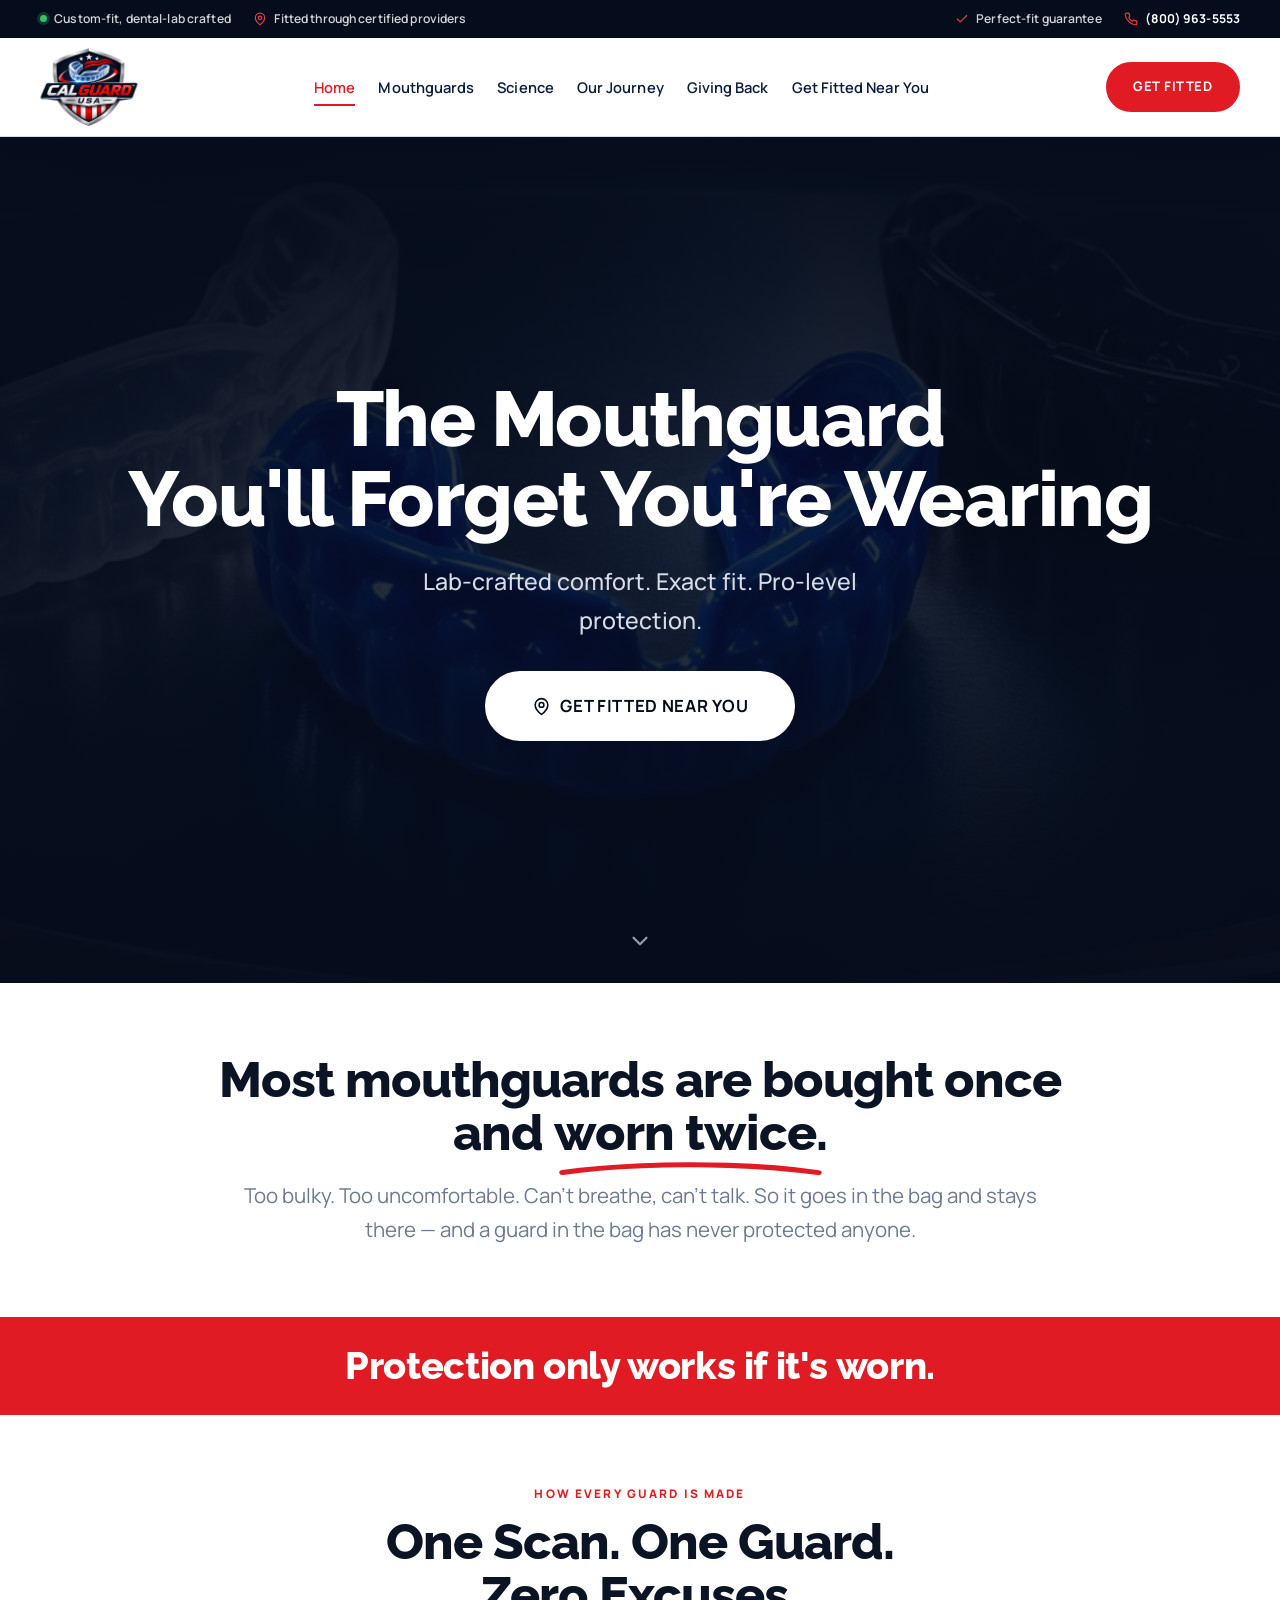
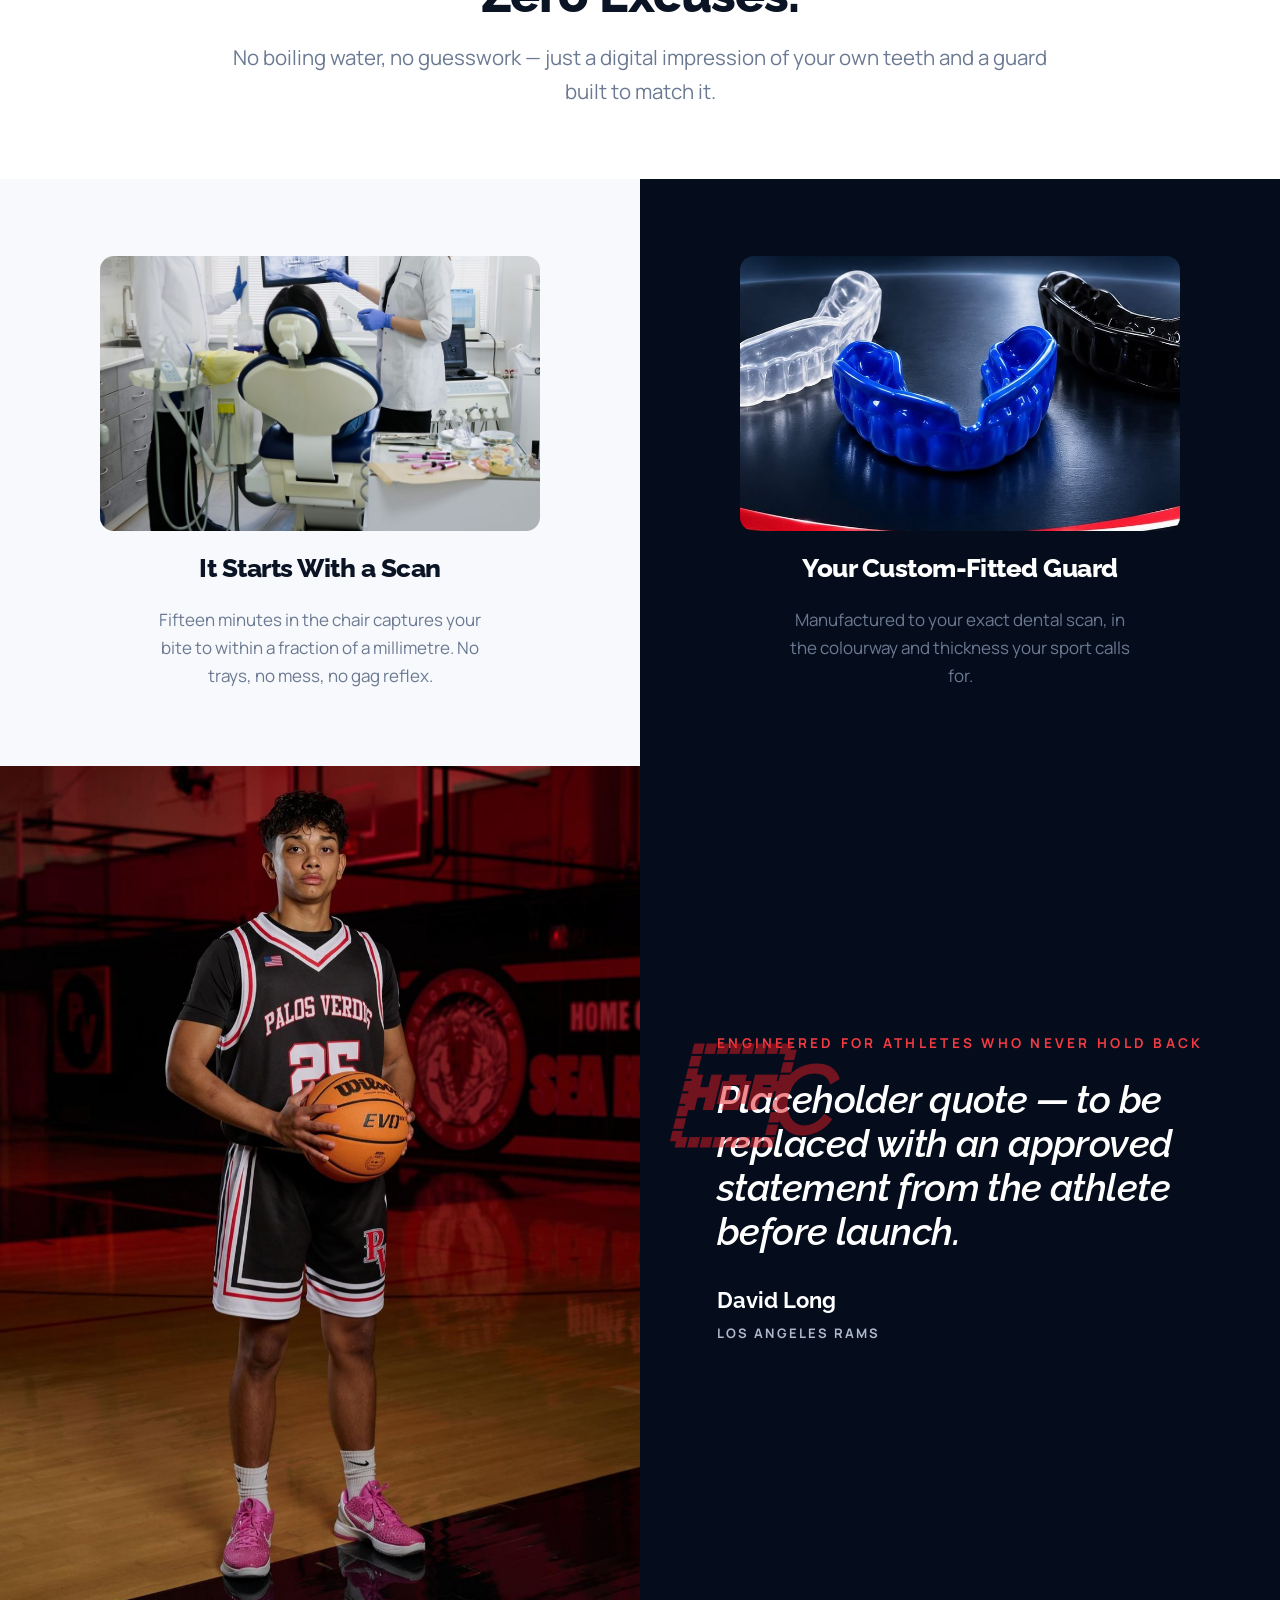
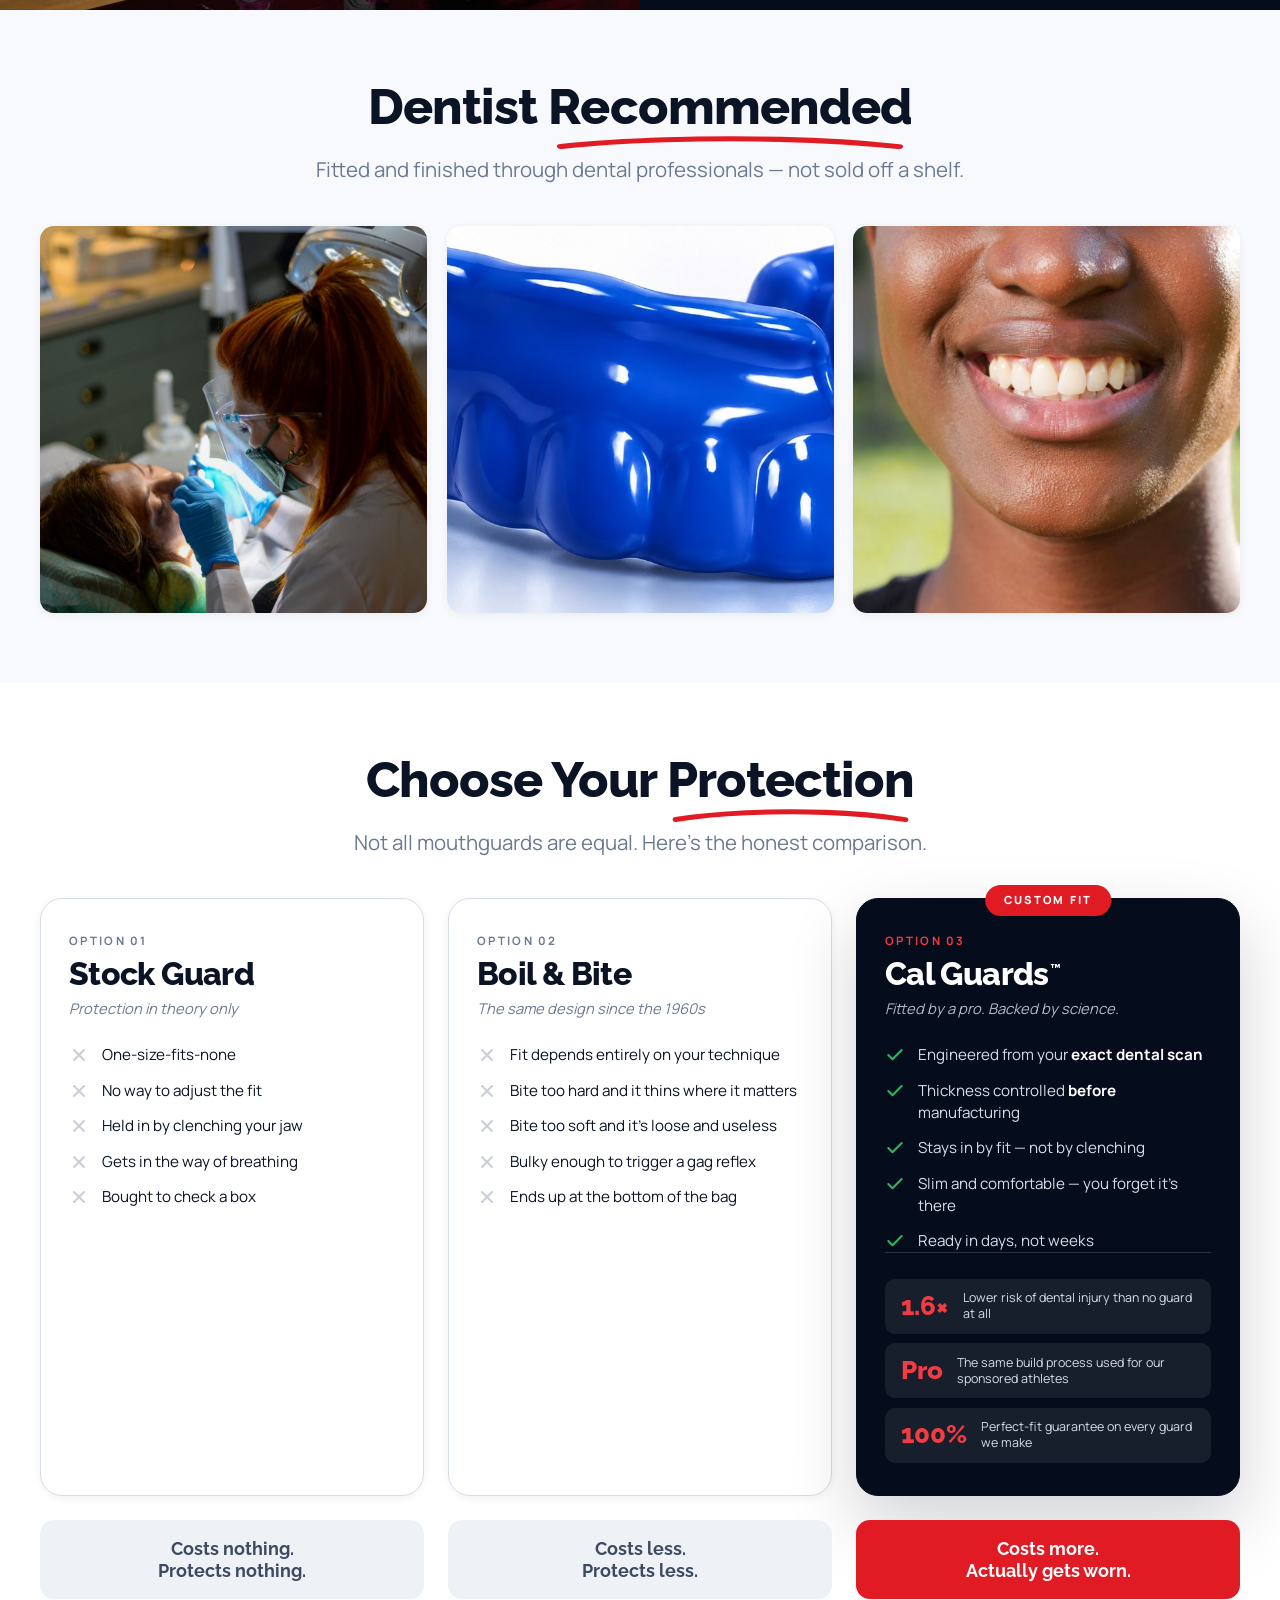
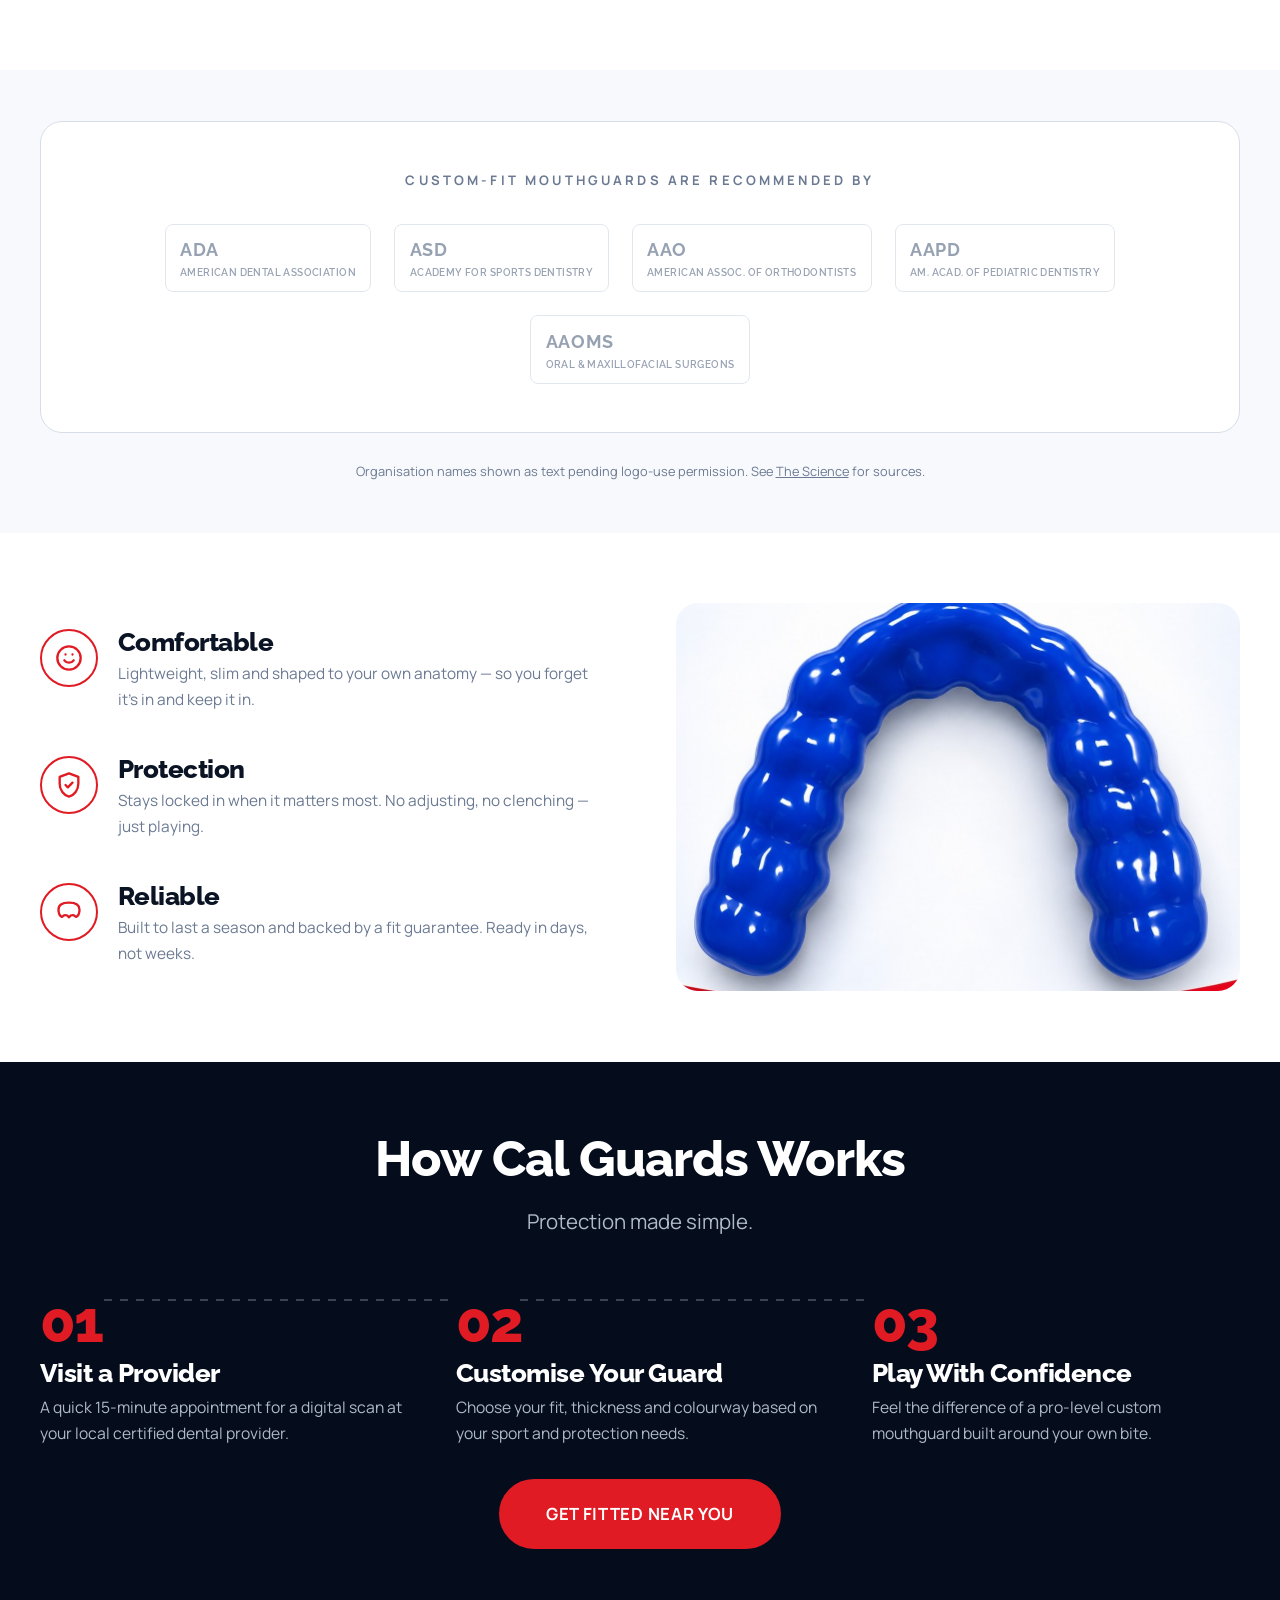
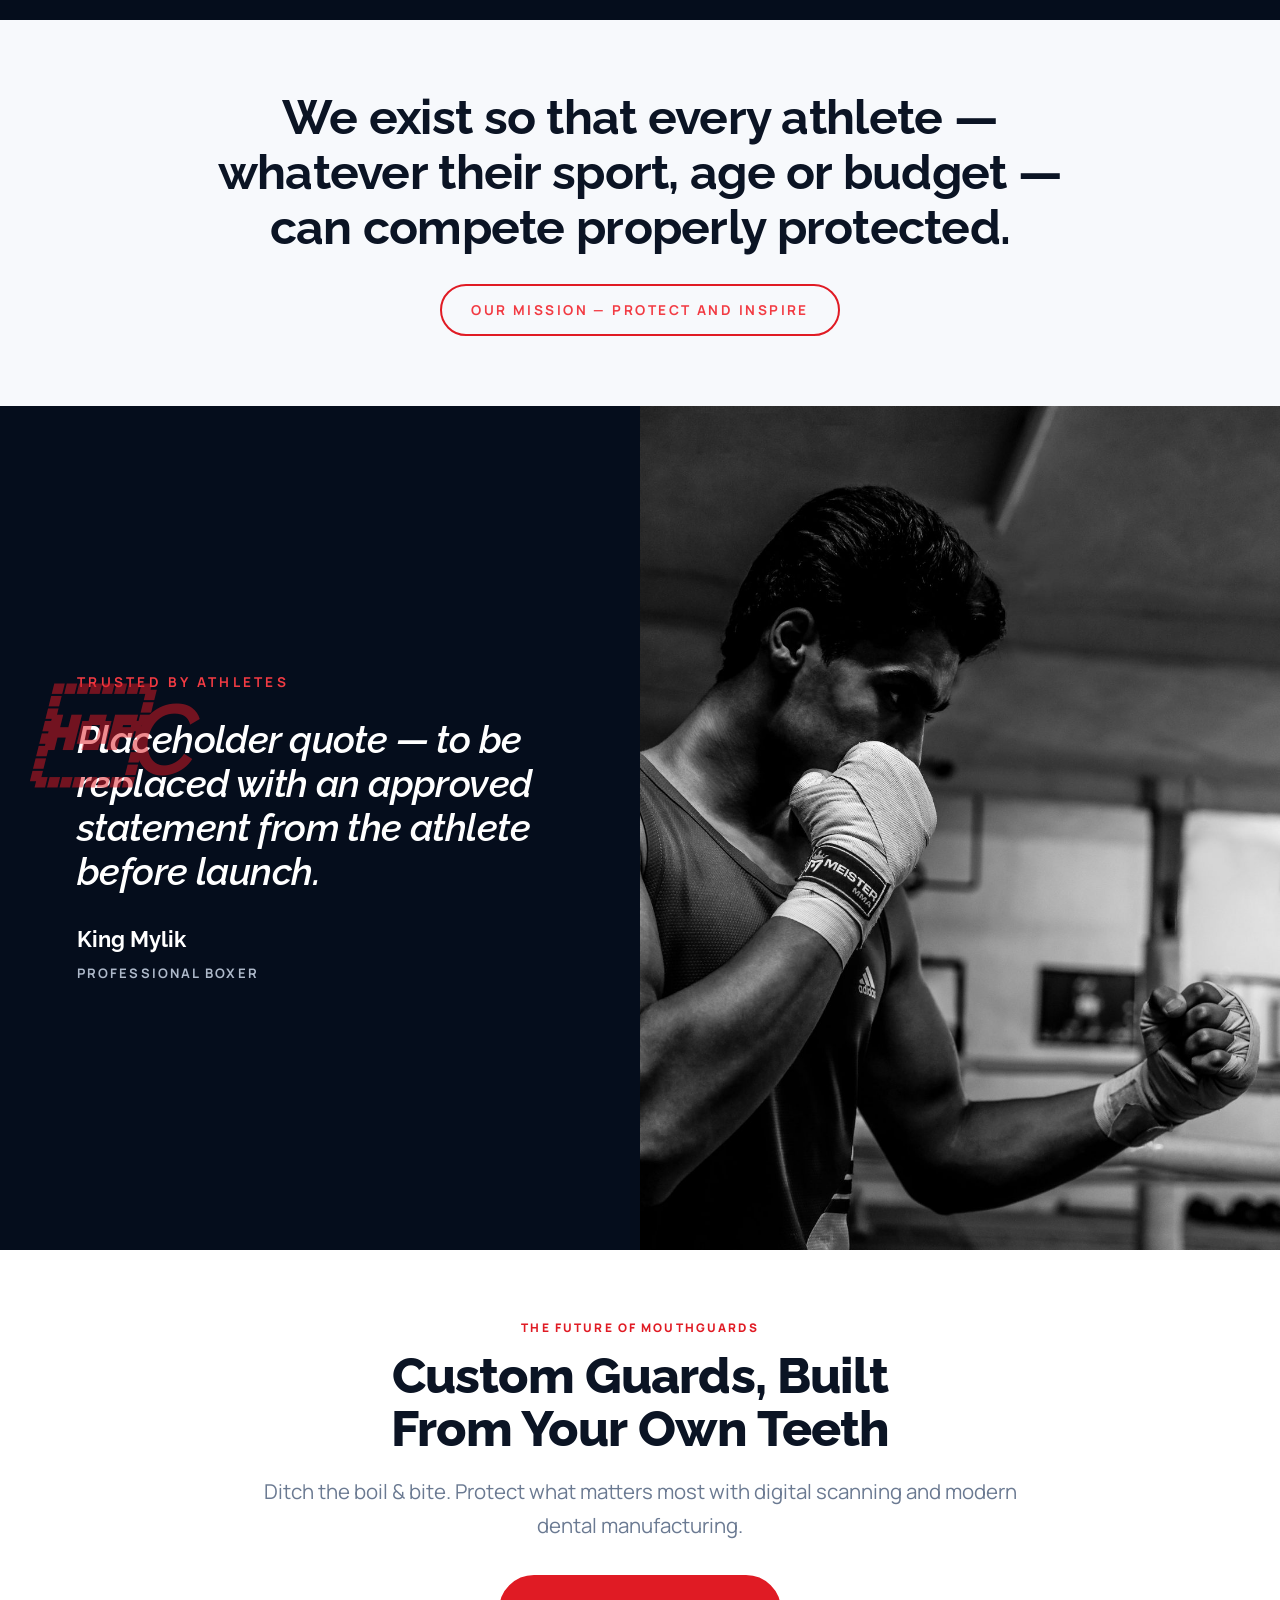
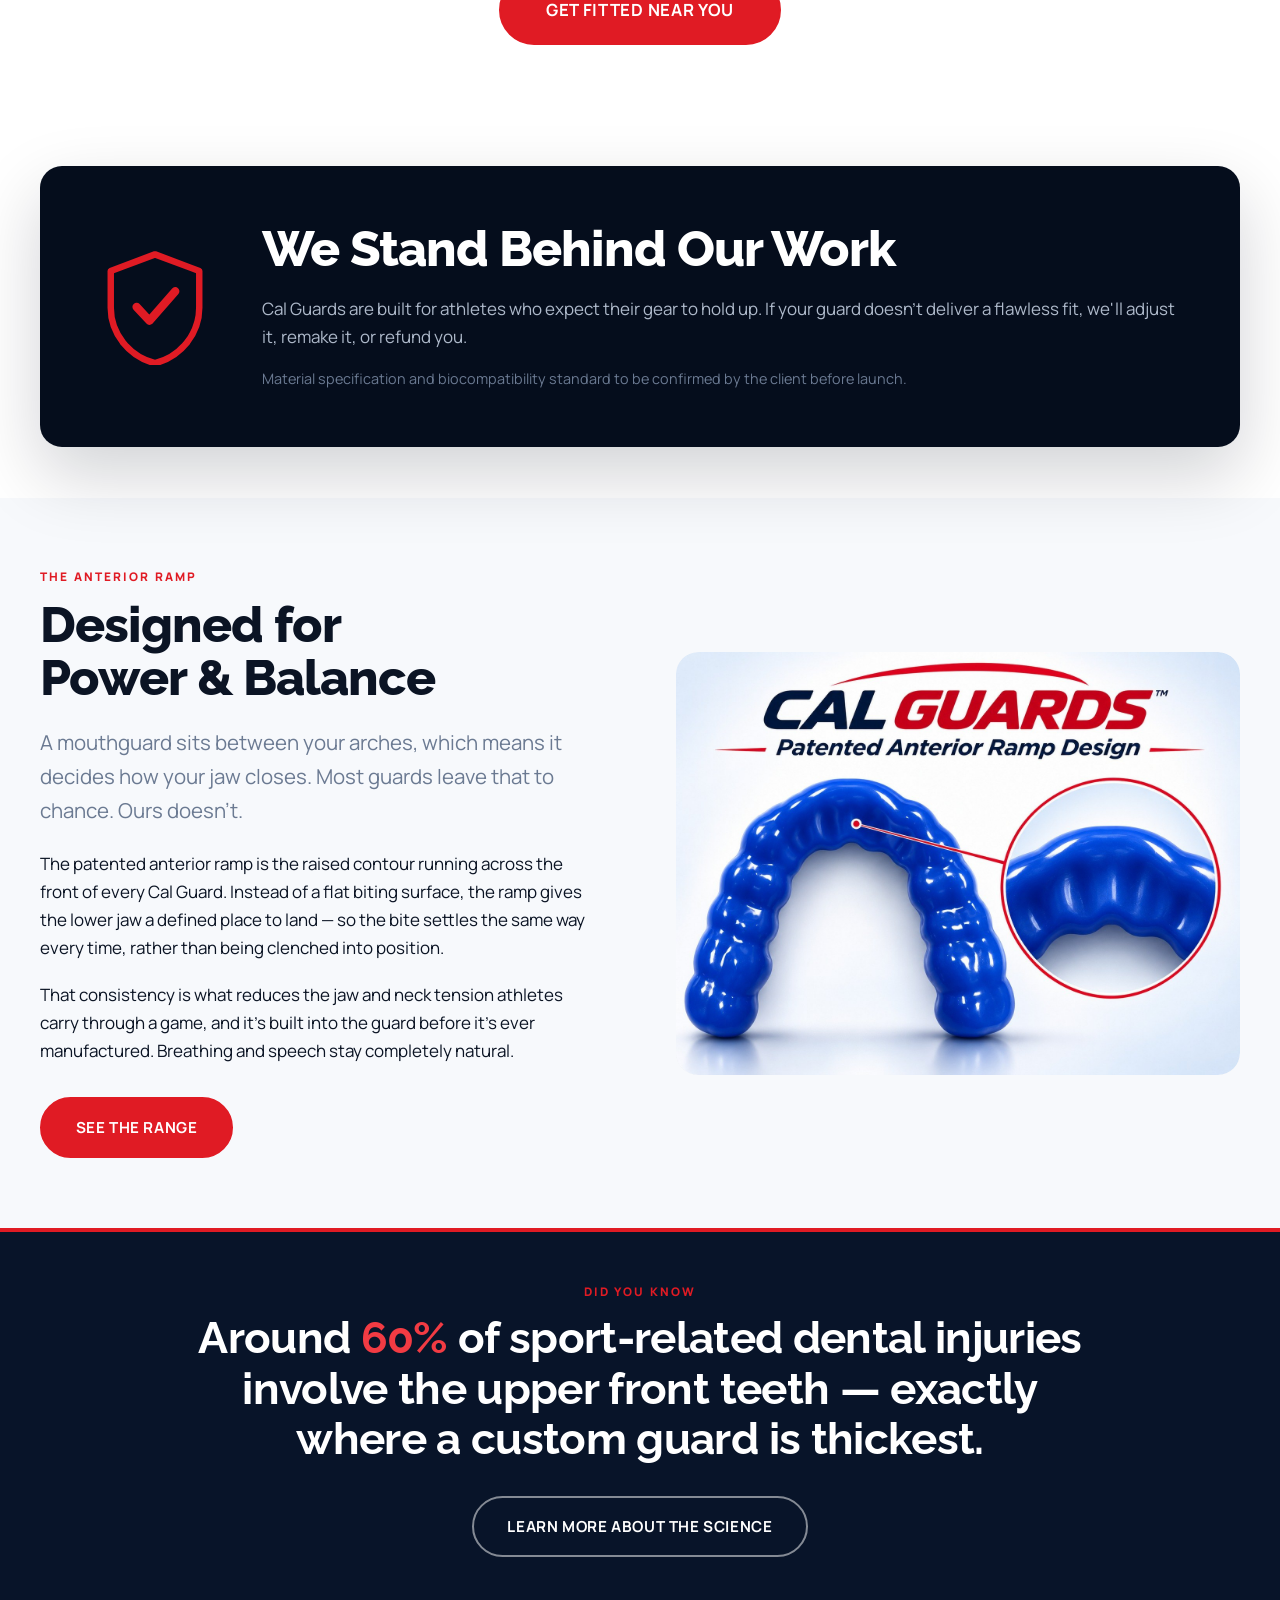
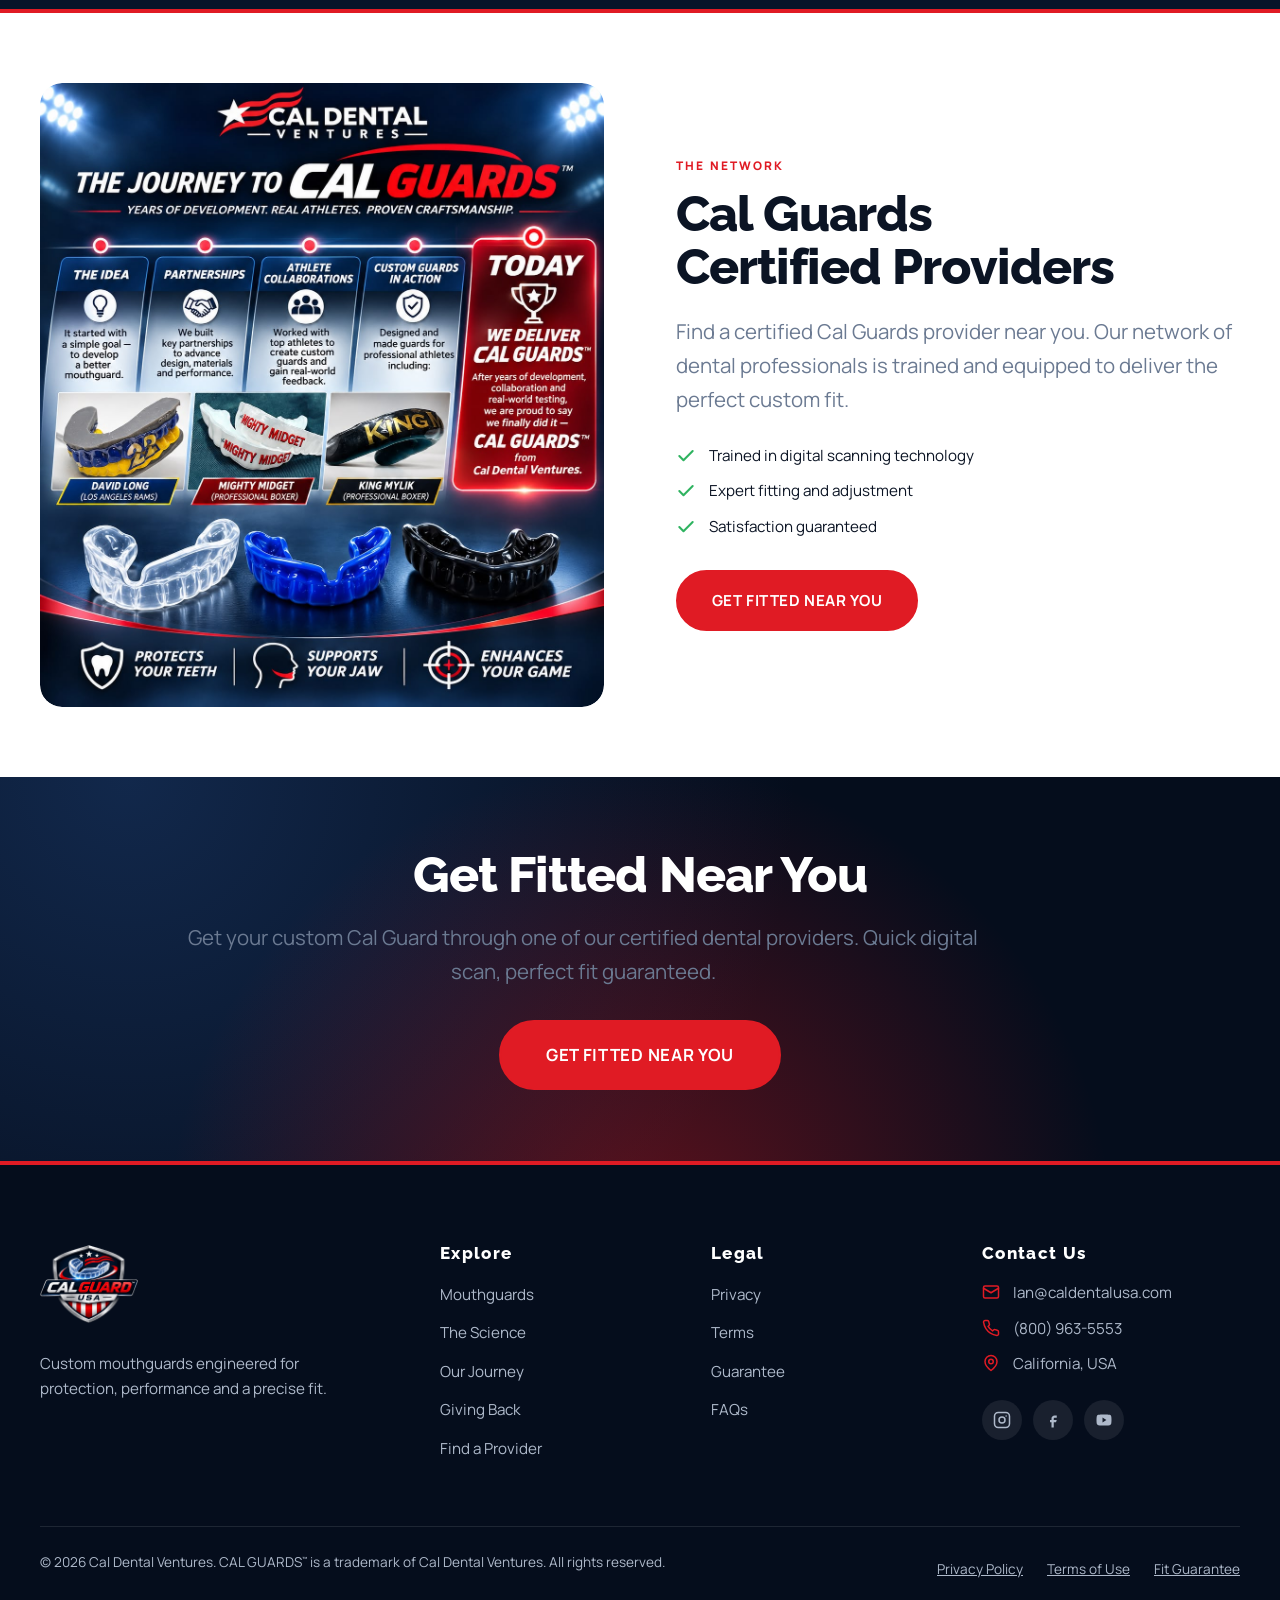
<file: index.html>
<!DOCTYPE html>
<html lang="en">
<head>
<meta charset="utf-8">
<meta name="viewport" content="width=device-width, initial-scale=1">
<title>CAL GUARDS™ | Custom Sports Mouthguards by Cal Dental Ventures</title>
<meta name="description" content="CAL GUARDS™ custom-fit sports mouthguards from Cal Dental Ventures. Protects your teeth, supports your jaw, enhances your game. Built from your exact dental scan and trusted by professional athletes.">
<link rel="canonical" href="https://caldentalguardsusa.com/">
<meta property="og:title" content="CAL GUARDS™ | Custom Sports Mouthguards">
<meta property="og:description" content="Years of development. Real athletes. Proven craftsmanship. Custom-fit mouthguards from Cal Dental Ventures.">
<meta property="og:type" content="website">
<meta property="og:url" content="https://caldentalguardsusa.com/">
<meta property="og:image" content="https://caldentalguardsusa.com/assets/img/cal-guards-hero.jpg">
<link rel="preconnect" href="https://fonts.googleapis.com">
<link rel="preconnect" href="https://fonts.gstatic.com" crossorigin>
<link href="https://fonts.googleapis.com/css2?family=Raleway:ital,wght@0,400..900;1,400..900&family=Manrope:wght@200..800&display=swap" rel="stylesheet">
<link rel="stylesheet" href="assets/css/style.css">
</head>
<body>

<!-- ============================ HEADER ============================ -->
<div class="topbar">
  <div class="wrap topbar__inner">
    <ul class="topbar__chips">
      <li><span class="dot"></span>Custom-fit, dental-lab crafted</li>
      <li><svg viewBox="0 0 24 24" fill="none" stroke="currentColor" stroke-width="2" stroke-linecap="round" stroke-linejoin="round" aria-hidden="true"><path d="M20 10c0 6-8 12-8 12s-8-6-8-12a8 8 0 0 1 16 0Z"/><circle cx="12" cy="10" r="3"/></svg>Fitted through certified providers</li>
    </ul>
    <ul class="topbar__chips topbar__chips--right">
      <li><svg viewBox="0 0 24 24" fill="none" stroke="currentColor" stroke-width="2" stroke-linecap="round" stroke-linejoin="round" aria-hidden="true"><path d="M20 6 9 17l-5-5"/></svg>Perfect-fit guarantee</li>
      <li><a href="tel:+18009635553"><svg viewBox="0 0 24 24" fill="none" stroke="currentColor" stroke-width="2" stroke-linecap="round" stroke-linejoin="round" aria-hidden="true"><path d="M22 16.9v3a2 2 0 0 1-2.2 2 19.8 19.8 0 0 1-8.6-3.1 19.5 19.5 0 0 1-6-6A19.8 19.8 0 0 1 2.1 4.2 2 2 0 0 1 4.1 2h3a2 2 0 0 1 2 1.7c.1 1 .4 1.9.7 2.8a2 2 0 0 1-.5 2.1L8.1 9.9a16 16 0 0 0 6 6l1.3-1.2a2 2 0 0 1 2.1-.5c.9.3 1.8.6 2.8.7a2 2 0 0 1 1.7 2Z"/></svg>(800) 963-5553</a></li>
    </ul>
  </div>
</div>

<header class="site-header">
  <div class="wrap nav">
    <a class="logo" href="index.html" aria-label="Cal Guard USA home">
      <img class="logo__img" src="assets/img/logo-mark.png" alt="Cal Guard USA" width="400" height="320">
    </a>

    <button class="nav__toggle" aria-expanded="false" aria-controls="primary-nav" aria-label="Toggle menu">
      <span></span><span></span><span></span>
    </button>

    <nav class="nav__links" id="primary-nav">
      <a href="index.html" aria-current="page">Home</a>
      <a href="mouthguards.html">Mouthguards</a>
      <a href="science.html">Science</a>
      <a href="journey.html">Our Journey</a>
      <a href="giving-back.html">Giving Back</a>
      <a href="providers.html">Get Fitted Near You</a>
    </nav>

    <div class="nav__cta">
      <a class="btn" href="providers.html">Get Fitted</a>
    </div>
  </div>
</header>

<main>

<!-- ======================= 1. HERO ================================ -->
<section class="hero">
  <div class="hero__media">
    <img src="assets/img/cal-guards-product.jpg" alt="CAL GUARDS custom sports mouthguards in clear, blue and black" fetchpriority="high">
  </div>

  <div class="wrap hero__inner">
    <h1>The Mouthguard<br>You'll Forget You're Wearing</h1>
    <p class="hero__sub">Lab-crafted comfort. Exact fit. Pro-level protection.</p>

    <div class="btn-row">
      <a class="btn btn--light btn--lg" href="providers.html">
        <svg viewBox="0 0 24 24" fill="none" stroke="currentColor" stroke-width="2" stroke-linecap="round" stroke-linejoin="round" aria-hidden="true" style="width:19px;height:19px"><path d="M20 10c0 6-8 12-8 12s-8-6-8-12a8 8 0 0 1 16 0Z"/><circle cx="12" cy="10" r="3"/></svg>
        Get Fitted Near You
      </a>
    </div>
  </div>

  <a class="hero__scroll" href="#problem" aria-label="Scroll to content">
    <svg viewBox="0 0 24 24" fill="none" stroke="currentColor" stroke-width="2" stroke-linecap="round" stroke-linejoin="round" aria-hidden="true"><path d="m6 9 6 6 6-6"/></svg>
  </a>
</section>

<!-- ======================= 2. THE PROBLEM ========================= -->
<section class="section center" id="problem">
  <div class="wrap wrap--narrow">
    <h2 class="reveal">Most mouthguards are bought once<br>and <span class="uline">worn twice.</span></h2>
    <p class="lede reveal" data-delay="1">Too bulky. Too uncomfortable. Can't breathe, can't talk. So it goes in the bag and stays there — and a guard in the bag has never protected anyone.</p>
  </div>
</section>

<!-- ======================= 3. ACCENT STRIP ======================== -->
<div class="strip reveal">Protection only works if it's worn.</div>

<!-- ======================= 4. WHAT SHIPS ========================== -->
<section class="section center">
  <div class="wrap wrap--narrow">
    <p class="eyebrow reveal">How every guard is made</p>
    <h2 class="reveal" data-delay="1">One Scan. One Guard.<br>Zero Excuses.</h2>
    <p class="lede reveal" data-delay="2">No boiling water, no guesswork — just a digital impression of your own teeth and a guard built to match it.</p>
  </div>
</section>

<div class="duo">
  <div class="duo__panel duo__panel--light reveal">
    <div class="duo__media">
      <img src="assets/img/clinic.jpg" alt="Two clinicians reviewing a digital dental scan on screen" loading="lazy" width="1000" height="1000">
    </div>
    <h3>It Starts With a Scan</h3>
    <p>Fifteen minutes in the chair captures your bite to within a fraction of a millimetre. No trays, no mess, no gag reflex.</p>
  </div>

  <div class="duo__panel duo__panel--dark reveal" data-delay="1">
    <div class="duo__media">
      <img src="assets/img/cal-guards-product.jpg" alt="Custom-fitted Cal Guards mouthguard" loading="lazy">
    </div>
    <h3>Your Custom-Fitted Guard</h3>
    <p>Manufactured to your exact dental scan, in the colourway and thickness your sport calls for.</p>
  </div>
</div>

<!-- ======================= 5. ATHLETE QUOTE ======================= -->
<section class="quote-band">
  <div class="quote-band__media">
    <img src="assets/img/athlete-basketball.jpg" alt="Palos Verdes basketball player holding a ball on the court" loading="lazy" width="1100" height="1450">
  </div>
  <div class="quote-band__body">
    <p class="quote-band__eyebrow reveal">Engineered for athletes who never hold back</p>
    <p class="quote-band__quote reveal" data-delay="1">Placeholder quote — to be replaced with an approved statement from the athlete before launch.</p>
    <p class="quote-band__name reveal" data-delay="2">David Long</p>
    <p class="quote-band__role reveal" data-delay="2">Los Angeles Rams</p>
  </div>
</section>

<!-- ======================= 6. DENTIST RECOMMENDED ================= -->
<section class="section section--alt center">
  <div class="wrap">
    <div class="section-head">
      <h2 class="reveal">Dentist <span class="uline">Recommended</span></h2>
      <p class="lede reveal" data-delay="1">Fitted and finished through dental professionals — not sold off a shelf.</p>
    </div>

    <div class="embed-grid">
      <img class="reveal" src="assets/img/fitting.jpg" alt="Dentist treating a patient in the chair" loading="lazy" width="1000" height="1000">
      <img class="reveal" data-delay="1" src="assets/img/guard-side.jpg" alt="Cal Guards mouthguard, upper jaw side view" loading="lazy" width="1304" height="586">
      <img class="reveal" data-delay="2" src="assets/img/smile.jpg" alt="Close-up of a healthy smile" loading="lazy" width="1000" height="1000">
    </div>
  </div>
</section>

<!-- ======================= 7. CHOOSE YOUR PROTECTION =============== -->
<section class="section">
  <div class="wrap">
    <div class="section-head center">
      <h2 class="reveal">Choose Your <span class="uline">Protection</span></h2>
      <p class="lede reveal" data-delay="1">Not all mouthguards are equal. Here's the honest comparison.</p>
    </div>

    <div class="compare">
      <article class="card reveal" data-reveal="scale">
        <p class="card__label">Option 01</p>
        <h3 class="card__title">Stock Guard</h3>
        <p class="card__sub">Protection in theory only</p>
        <ul class="check-list">
          <li><svg class="no" viewBox="0 0 24 24" fill="none" stroke="currentColor" stroke-width="2.5" stroke-linecap="round" aria-hidden="true"><path d="M18 6 6 18M6 6l12 12"/></svg><span>One-size-fits-none</span></li>
          <li><svg class="no" viewBox="0 0 24 24" fill="none" stroke="currentColor" stroke-width="2.5" stroke-linecap="round" aria-hidden="true"><path d="M18 6 6 18M6 6l12 12"/></svg><span>No way to adjust the fit</span></li>
          <li><svg class="no" viewBox="0 0 24 24" fill="none" stroke="currentColor" stroke-width="2.5" stroke-linecap="round" aria-hidden="true"><path d="M18 6 6 18M6 6l12 12"/></svg><span>Held in by clenching your jaw</span></li>
          <li><svg class="no" viewBox="0 0 24 24" fill="none" stroke="currentColor" stroke-width="2.5" stroke-linecap="round" aria-hidden="true"><path d="M18 6 6 18M6 6l12 12"/></svg><span>Gets in the way of breathing</span></li>
          <li><svg class="no" viewBox="0 0 24 24" fill="none" stroke="currentColor" stroke-width="2.5" stroke-linecap="round" aria-hidden="true"><path d="M18 6 6 18M6 6l12 12"/></svg><span>Bought to check a box</span></li>
        </ul>
      </article>

      <article class="card reveal" data-reveal="scale" data-delay="1">
        <p class="card__label">Option 02</p>
        <h3 class="card__title">Boil &amp; Bite</h3>
        <p class="card__sub">The same design since the 1960s</p>
        <ul class="check-list">
          <li><svg class="no" viewBox="0 0 24 24" fill="none" stroke="currentColor" stroke-width="2.5" stroke-linecap="round" aria-hidden="true"><path d="M18 6 6 18M6 6l12 12"/></svg><span>Fit depends entirely on your technique</span></li>
          <li><svg class="no" viewBox="0 0 24 24" fill="none" stroke="currentColor" stroke-width="2.5" stroke-linecap="round" aria-hidden="true"><path d="M18 6 6 18M6 6l12 12"/></svg><span>Bite too hard and it thins where it matters</span></li>
          <li><svg class="no" viewBox="0 0 24 24" fill="none" stroke="currentColor" stroke-width="2.5" stroke-linecap="round" aria-hidden="true"><path d="M18 6 6 18M6 6l12 12"/></svg><span>Bite too soft and it's loose and useless</span></li>
          <li><svg class="no" viewBox="0 0 24 24" fill="none" stroke="currentColor" stroke-width="2.5" stroke-linecap="round" aria-hidden="true"><path d="M18 6 6 18M6 6l12 12"/></svg><span>Bulky enough to trigger a gag reflex</span></li>
          <li><svg class="no" viewBox="0 0 24 24" fill="none" stroke="currentColor" stroke-width="2.5" stroke-linecap="round" aria-hidden="true"><path d="M18 6 6 18M6 6l12 12"/></svg><span>Ends up at the bottom of the bag</span></li>
        </ul>
      </article>

      <article class="card card--featured reveal" data-reveal="scale" data-delay="2">
        <span class="card__flag">Custom Fit</span>
        <p class="card__label">Option 03</p>
        <h3 class="card__title">Cal Guards<span class="tm">™</span></h3>
        <p class="card__sub">Fitted by a pro. Backed by science.</p>
        <ul class="check-list">
          <li><svg class="yes" viewBox="0 0 24 24" fill="none" stroke="currentColor" stroke-width="2.5" stroke-linecap="round" stroke-linejoin="round" aria-hidden="true"><path d="M20 6 9 17l-5-5"/></svg><span>Engineered from your <strong>exact dental scan</strong></span></li>
          <li><svg class="yes" viewBox="0 0 24 24" fill="none" stroke="currentColor" stroke-width="2.5" stroke-linecap="round" stroke-linejoin="round" aria-hidden="true"><path d="M20 6 9 17l-5-5"/></svg><span>Thickness controlled <strong>before</strong> manufacturing</span></li>
          <li><svg class="yes" viewBox="0 0 24 24" fill="none" stroke="currentColor" stroke-width="2.5" stroke-linecap="round" stroke-linejoin="round" aria-hidden="true"><path d="M20 6 9 17l-5-5"/></svg><span>Stays in by fit — not by clenching</span></li>
          <li><svg class="yes" viewBox="0 0 24 24" fill="none" stroke="currentColor" stroke-width="2.5" stroke-linecap="round" stroke-linejoin="round" aria-hidden="true"><path d="M20 6 9 17l-5-5"/></svg><span>Slim and comfortable — you forget it's there</span></li>
          <li><svg class="yes" viewBox="0 0 24 24" fill="none" stroke="currentColor" stroke-width="2.5" stroke-linecap="round" stroke-linejoin="round" aria-hidden="true"><path d="M20 6 9 17l-5-5"/></svg><span>Ready in days, not weeks</span></li>
        </ul>

        <div class="card__stats">
          <div class="stat-chip"><b data-count="1.6" data-decimals="1" data-suffix="×">1.6×</b><span>Lower risk of dental injury than no guard at all</span></div>
          <div class="stat-chip"><b>Pro</b><span>The same build process used for our sponsored athletes</span></div>
          <div class="stat-chip"><b data-count="100" data-suffix="%">100%</b><span>Perfect-fit guarantee on every guard we make</span></div>
        </div>
      </article>
    </div>

    <div class="verdict">
      <div class="reveal">Costs nothing.<br>Protects nothing.</div>
      <div class="reveal" data-delay="1">Costs less.<br>Protects less.</div>
      <div class="reveal" data-delay="2">Costs more.<br>Actually gets worn.</div>
    </div>
  </div>
</section>

<!-- ======================= 8. RECOMMENDED BY ====================== -->
<section class="section section--tight section--alt">
  <div class="wrap">
    <div class="endorse reveal">
      <p class="endorse__label">Custom-fit mouthguards are recommended by</p>
      <div class="logo-row">
        <div>ADA<small>American Dental Association</small></div>
        <div>ASD<small>Academy for Sports Dentistry</small></div>
        <div>AAO<small>American Assoc. of Orthodontists</small></div>
        <div>AAPD<small>Am. Acad. of Pediatric Dentistry</small></div>
        <div>AAOMS<small>Oral &amp; Maxillofacial Surgeons</small></div>
      </div>
    </div>
    <p class="sources reveal">Organisation names shown as text pending logo-use permission. See <a href="science.html">The Science</a> for sources.</p>
  </div>
</section>

<!-- ======================= 9. PRODUCT DIAGRAM ===================== -->
<section class="section">
  <div class="wrap">
    <div class="diagram">
      <div class="diagram__list">
        <div class="diagram__item reveal" data-reveal="left">
          <div class="diagram__icon">
            <svg viewBox="0 0 24 24" fill="none" stroke="currentColor" stroke-width="2" stroke-linecap="round" stroke-linejoin="round" aria-hidden="true"><circle cx="12" cy="12" r="10"/><path d="M8 14s1.5 2 4 2 4-2 4-2"/><path d="M9 9h.01M15 9h.01"/></svg>
          </div>
          <div>
            <h3>Comfortable</h3>
            <p>Lightweight, slim and shaped to your own anatomy — so you forget it's in and keep it in.</p>
          </div>
        </div>

        <div class="diagram__item reveal" data-reveal="left" data-delay="1">
          <div class="diagram__icon">
            <svg viewBox="0 0 24 24" fill="none" stroke="currentColor" stroke-width="2" stroke-linecap="round" stroke-linejoin="round" aria-hidden="true"><path d="M12 2 4 5v6c0 5.2 3.4 9.7 8 11 4.6-1.3 8-5.8 8-11V5Z"/><path d="m9 12 2 2 4-4"/></svg>
          </div>
          <div>
            <h3>Protection</h3>
            <p>Stays locked in when it matters most. No adjusting, no clenching — just playing.</p>
          </div>
        </div>

        <div class="diagram__item reveal" data-reveal="left" data-delay="2">
          <div class="diagram__icon">
            <svg viewBox="0 0 24 24" fill="none" stroke="currentColor" stroke-width="2" stroke-linecap="round" stroke-linejoin="round" aria-hidden="true"><path d="M3 10c0-4 3-6 9-6s9 2 9 6c0 3-1.3 5.2-2.6 6-.9.6-1-1.3-3.4-1.3s-2.6 1.9-3 1.9-.6-1.9-3-1.9-2.5 1.9-3.4 1.3C4.3 15.2 3 13 3 10Z"/></svg>
          </div>
          <div>
            <h3>Reliable</h3>
            <p>Built to last a season and backed by a fit guarantee. Ready in days, not weeks.</p>
          </div>
        </div>
      </div>

      <div class="diagram__media reveal" data-reveal="right">
        <img src="assets/img/guard-arch.jpg" alt="Cal Guards mouthguard seen from above, showing the full upper arch" loading="lazy" width="1129" height="777">
      </div>
    </div>
  </div>
</section>

<!-- ======================= 10. HOW IT WORKS ======================= -->
<section class="section section--dark">
  <div class="wrap">
    <div class="section-head center">
      <h2 class="reveal">How Cal Guards Works</h2>
      <p class="lede reveal" data-delay="1">Protection made simple.</p>
    </div>

    <div class="steps">
      <div class="step reveal">
        <div class="step__num">01</div>
        <h3>Visit a Provider</h3>
        <p>A quick 15-minute appointment for a digital scan at your local certified dental provider.</p>
      </div>
      <div class="step reveal" data-delay="1">
        <div class="step__num">02</div>
        <h3>Customise Your Guard</h3>
        <p>Choose your fit, thickness and colourway based on your sport and protection needs.</p>
      </div>
      <div class="step reveal" data-delay="2">
        <div class="step__num">03</div>
        <h3>Play With Confidence</h3>
        <p>Feel the difference of a pro-level custom mouthguard built around your own bite.</p>
      </div>
    </div>

    <div class="btn-row btn-row--center">
      <a class="btn btn--lg" href="providers.html">Get Fitted Near You</a>
    </div>
  </div>
</section>

<!-- ======================= 11. MISSION ============================ -->
<section class="section mission section--alt">
  <div class="wrap wrap--narrow">
    <p class="mission__statement reveal">We exist so that every athlete — whatever their sport, age or budget — can compete properly protected.</p>
    <p class="reveal" data-delay="1"><span class="mission__tag">Our mission — protect and inspire</span></p>
  </div>
</section>

<!-- ======================= 12. SECOND QUOTE ======================= -->
<section class="quote-band quote-band--flip">
  <div class="quote-band__media">
    <img src="assets/img/athlete-boxing.jpg" alt="Boxer with wrapped hands training" loading="lazy" width="1100" height="1450">
  </div>
  <div class="quote-band__body">
    <p class="quote-band__eyebrow reveal">Trusted by athletes</p>
    <p class="quote-band__quote reveal" data-delay="1">Placeholder quote — to be replaced with an approved statement from the athlete before launch.</p>
    <p class="quote-band__name reveal" data-delay="2">King Mylik</p>
    <p class="quote-band__role reveal" data-delay="2">Professional Boxer</p>
  </div>
</section>

<!-- ======================= 13. THE FUTURE ========================= -->
<section class="section center">
  <div class="wrap wrap--narrow">
    <p class="eyebrow reveal">The future of mouthguards</p>
    <h2 class="reveal" data-delay="1">Custom Guards, Built From Your Own Teeth</h2>
    <p class="lede reveal" data-delay="2">Ditch the boil &amp; bite. Protect what matters most with digital scanning and modern dental manufacturing.</p>
    <div class="btn-row reveal" data-delay="3">
      <a class="btn btn--lg" href="providers.html">Get Fitted Near You</a>
    </div>
  </div>
</section>

<!-- ======================= 14. GUARANTEE ========================== -->
<section class="section section--tight">
  <div class="wrap">
    <div class="guarantee reveal">
      <svg class="guarantee__badge" viewBox="0 0 64 64" fill="none" aria-hidden="true">
        <path d="M32 4 8 13v20c0 14 10 26.5 24 30 14-3.5 24-16 24-30V13Z" stroke="currentColor" stroke-width="3.5" stroke-linejoin="round"/>
        <path d="M22 32.5 29 40l14-16" stroke="currentColor" stroke-width="4.5" stroke-linecap="round" stroke-linejoin="round"/>
      </svg>
      <div>
        <h2>We Stand Behind Our Work</h2>
        <p>Cal Guards are built for athletes who expect their gear to hold up. If your guard doesn't deliver a flawless fit, we'll adjust it, remake it, or refund you.</p>
        <p style="margin-top:1rem;font-size:.9rem;color:var(--slate-500)">Material specification and biocompatibility standard to be confirmed by the client before launch.</p>
      </div>
    </div>
  </div>
</section>

<!-- ======================= 15. PERFORMANCE ======================== -->
<section class="section section--alt">
  <div class="wrap">
    <div class="split">
      <div class="split__body reveal" data-reveal="right">
        <p class="eyebrow">The anterior ramp</p>
        <h2>Designed for Power &amp; Balance</h2>
        <p class="lede">A mouthguard sits between your arches, which means it decides how your jaw closes. Most guards leave that to chance. Ours doesn't.</p>
        <p>The patented anterior ramp is the raised contour running across the front of every Cal Guard. Instead of a flat biting surface, the ramp gives the lower jaw a defined place to land — so the bite settles the same way every time, rather than being clenched into position.</p>
        <p>That consistency is what reduces the jaw and neck tension athletes carry through a game, and it's built into the guard before it's ever manufactured. Breathing and speech stay completely natural.</p>
        <div class="btn-row">
          <a class="btn" href="mouthguards.html">See the Range</a>
        </div>
      </div>
      <div class="split__media reveal" data-reveal="left">
        <img src="assets/img/cal-guards-ramp-plate.jpg" alt="Cal Guards patented anterior ramp design, with a magnified view of the raised front contour" loading="lazy" width="1448" height="1086">
      </div>
    </div>
  </div>
</section>

<!-- ======================= 16. DID YOU KNOW ======================= -->
<section class="section section--tight didyouknow">
  <div class="wrap wrap--narrow">
    <p class="eyebrow reveal" style="justify-content:center;display:flex">Did you know</p>
    <p class="didyouknow__fact reveal" data-delay="1">Around <b>60%</b> of sport-related dental injuries involve the upper front teeth — exactly where a custom guard is thickest.</p>
    <div class="btn-row reveal" data-delay="2">
      <a class="btn btn--ghost" href="science.html">Learn More About the Science</a>
    </div>
  </div>
</section>

<!-- ======================= 17. CERTIFIED PROVIDERS ================ -->
<section class="section">
  <div class="wrap">
    <div class="split">
      <div class="split__media reveal" data-reveal="left">
        <img src="assets/img/cal-guards-journey.jpg" alt="The journey to Cal Guards, including custom guards built for professional athletes" loading="lazy">
      </div>
      <div class="split__body reveal" data-reveal="right">
        <p class="eyebrow">The network</p>
        <h2>Cal Guards Certified Providers</h2>
        <p class="lede">Find a certified Cal Guards provider near you. Our network of dental professionals is trained and equipped to deliver the perfect custom fit.</p>
        <ul class="check-list" style="margin-top:1.75rem">
          <li><svg class="yes" viewBox="0 0 24 24" fill="none" stroke="currentColor" stroke-width="2.5" stroke-linecap="round" stroke-linejoin="round" aria-hidden="true"><path d="M20 6 9 17l-5-5"/></svg><span>Trained in digital scanning technology</span></li>
          <li><svg class="yes" viewBox="0 0 24 24" fill="none" stroke="currentColor" stroke-width="2.5" stroke-linecap="round" stroke-linejoin="round" aria-hidden="true"><path d="M20 6 9 17l-5-5"/></svg><span>Expert fitting and adjustment</span></li>
          <li><svg class="yes" viewBox="0 0 24 24" fill="none" stroke="currentColor" stroke-width="2.5" stroke-linecap="round" stroke-linejoin="round" aria-hidden="true"><path d="M20 6 9 17l-5-5"/></svg><span>Satisfaction guaranteed</span></li>
        </ul>
        <div class="btn-row">
          <a class="btn" href="providers.html">Get Fitted Near You</a>
        </div>
      </div>
    </div>
  </div>
</section>

<!-- ======================= 18. FINAL CTA ========================== -->
<section class="section cta">
  <div class="wrap wrap--narrow">
    <h2 class="reveal">Get Fitted Near You</h2>
    <p class="lede center reveal" data-delay="1">Get your custom Cal Guard through one of our certified dental providers. Quick digital scan, perfect fit guaranteed.</p>
    <div class="btn-row reveal" data-delay="2">
      <a class="btn btn--lg" href="providers.html">Get Fitted Near You</a>
    </div>
  </div>
</section>

</main>

<!-- ============================ FOOTER ============================ -->
<footer class="site-footer">
  <div class="wrap">
    <div class="footer__grid footer">
      <div class="footer__about">
        <a class="logo" href="index.html" aria-label="Cal Guard USA home">
      <img class="logo__img" src="assets/img/logo-mark.png" alt="Cal Guard USA" width="400" height="320">
    </a>
        <p>Custom mouthguards engineered for protection, performance and a precise fit.</p>
      </div>

      <div>
        <h4>Explore</h4>
        <ul>
          <li><a href="mouthguards.html">Mouthguards</a></li>
          <li><a href="science.html">The Science</a></li>
          <li><a href="journey.html">Our Journey</a></li>
          <li><a href="giving-back.html">Giving Back</a></li>
          <li><a href="providers.html">Find a Provider</a></li>
        </ul>
      </div>

      <div>
        <h4>Legal</h4>
        <ul>
          <li><a href="#">Privacy</a></li>
          <li><a href="#">Terms</a></li>
          <li><a href="#">Guarantee</a></li>
          <li><a href="contact.html#faq">FAQs</a></li>
        </ul>
      </div>

      <div>
        <h4>Contact Us</h4>
        <ul class="footer__contact">
          <li>
            <svg viewBox="0 0 24 24" fill="none" stroke="currentColor" stroke-width="2" stroke-linecap="round" stroke-linejoin="round" aria-hidden="true"><rect x="2" y="4" width="20" height="16" rx="2"/><path d="m22 7-10 6L2 7"/></svg>
            <a href="mailto:Ian@caldentalusa.com">Ian@caldentalusa.com</a>
          </li>
          <li>
            <svg viewBox="0 0 24 24" fill="none" stroke="currentColor" stroke-width="2" stroke-linecap="round" stroke-linejoin="round" aria-hidden="true"><path d="M22 16.9v3a2 2 0 0 1-2.2 2 19.8 19.8 0 0 1-8.6-3.1 19.5 19.5 0 0 1-6-6A19.8 19.8 0 0 1 2.1 4.2 2 2 0 0 1 4.1 2h3a2 2 0 0 1 2 1.7c.1 1 .4 1.9.7 2.8a2 2 0 0 1-.5 2.1L8.1 9.9a16 16 0 0 0 6 6l1.3-1.2a2 2 0 0 1 2.1-.5c.9.3 1.8.6 2.8.7a2 2 0 0 1 1.7 2Z"/></svg>
            <a href="tel:+18009635553">(800) 963-5553</a>
          </li>
          <li>
            <svg viewBox="0 0 24 24" fill="none" stroke="currentColor" stroke-width="2" stroke-linecap="round" stroke-linejoin="round" aria-hidden="true"><path d="M20 10c0 6-8 12-8 12s-8-6-8-12a8 8 0 0 1 16 0Z"/><circle cx="12" cy="10" r="3"/></svg>
            <span>California, USA</span>
          </li>
        </ul>

        <div class="socials" style="margin-top:1.5rem">
          <a href="#" aria-label="Instagram">
            <svg viewBox="0 0 24 24" fill="none" stroke="currentColor" stroke-width="2" aria-hidden="true"><rect x="2" y="2" width="20" height="20" rx="5"/><circle cx="12" cy="12" r="4"/><circle cx="17.5" cy="6.5" r="1" fill="currentColor" stroke="none"/></svg>
          </a>
          <a href="#" aria-label="Facebook">
            <svg viewBox="0 0 24 24" fill="currentColor" aria-hidden="true"><path d="M14 9h3V6h-3c-2.2 0-4 1.8-4 4v2H8v3h2v7h3v-7h3l1-3h-4v-2c0-.6.4-1 1-1Z"/></svg>
          </a>
          <a href="#" aria-label="YouTube">
            <svg viewBox="0 0 24 24" fill="currentColor" aria-hidden="true"><path d="M22 12s0-3.5-.4-5.1a2.6 2.6 0 0 0-1.8-1.8C18.1 4.7 12 4.7 12 4.7s-6.1 0-7.8.4a2.6 2.6 0 0 0-1.8 1.8C2 8.5 2 12 2 12s0 3.5.4 5.1c.2.9.9 1.6 1.8 1.8 1.7.4 7.8.4 7.8.4s6.1 0 7.8-.4a2.6 2.6 0 0 0 1.8-1.8C22 15.5 22 12 22 12ZM10 15.2V8.8l5.2 3.2Z"/></svg>
          </a>
        </div>
      </div>
    </div>

    <div class="footer__bottom">
      <p>&copy; <span data-year>2026</span> Cal Dental Ventures. CAL GUARDS<span class="tm">™</span> is a trademark of Cal Dental Ventures. All rights reserved.</p>
      <nav>
        <a href="#">Privacy Policy</a>
        <a href="#">Terms of Use</a>
        <a href="#">Fit Guarantee</a>
      </nav>
    </div>
  </div>
</footer>

<script src="assets/js/main.js"></script>
</body>
</html>
</file>
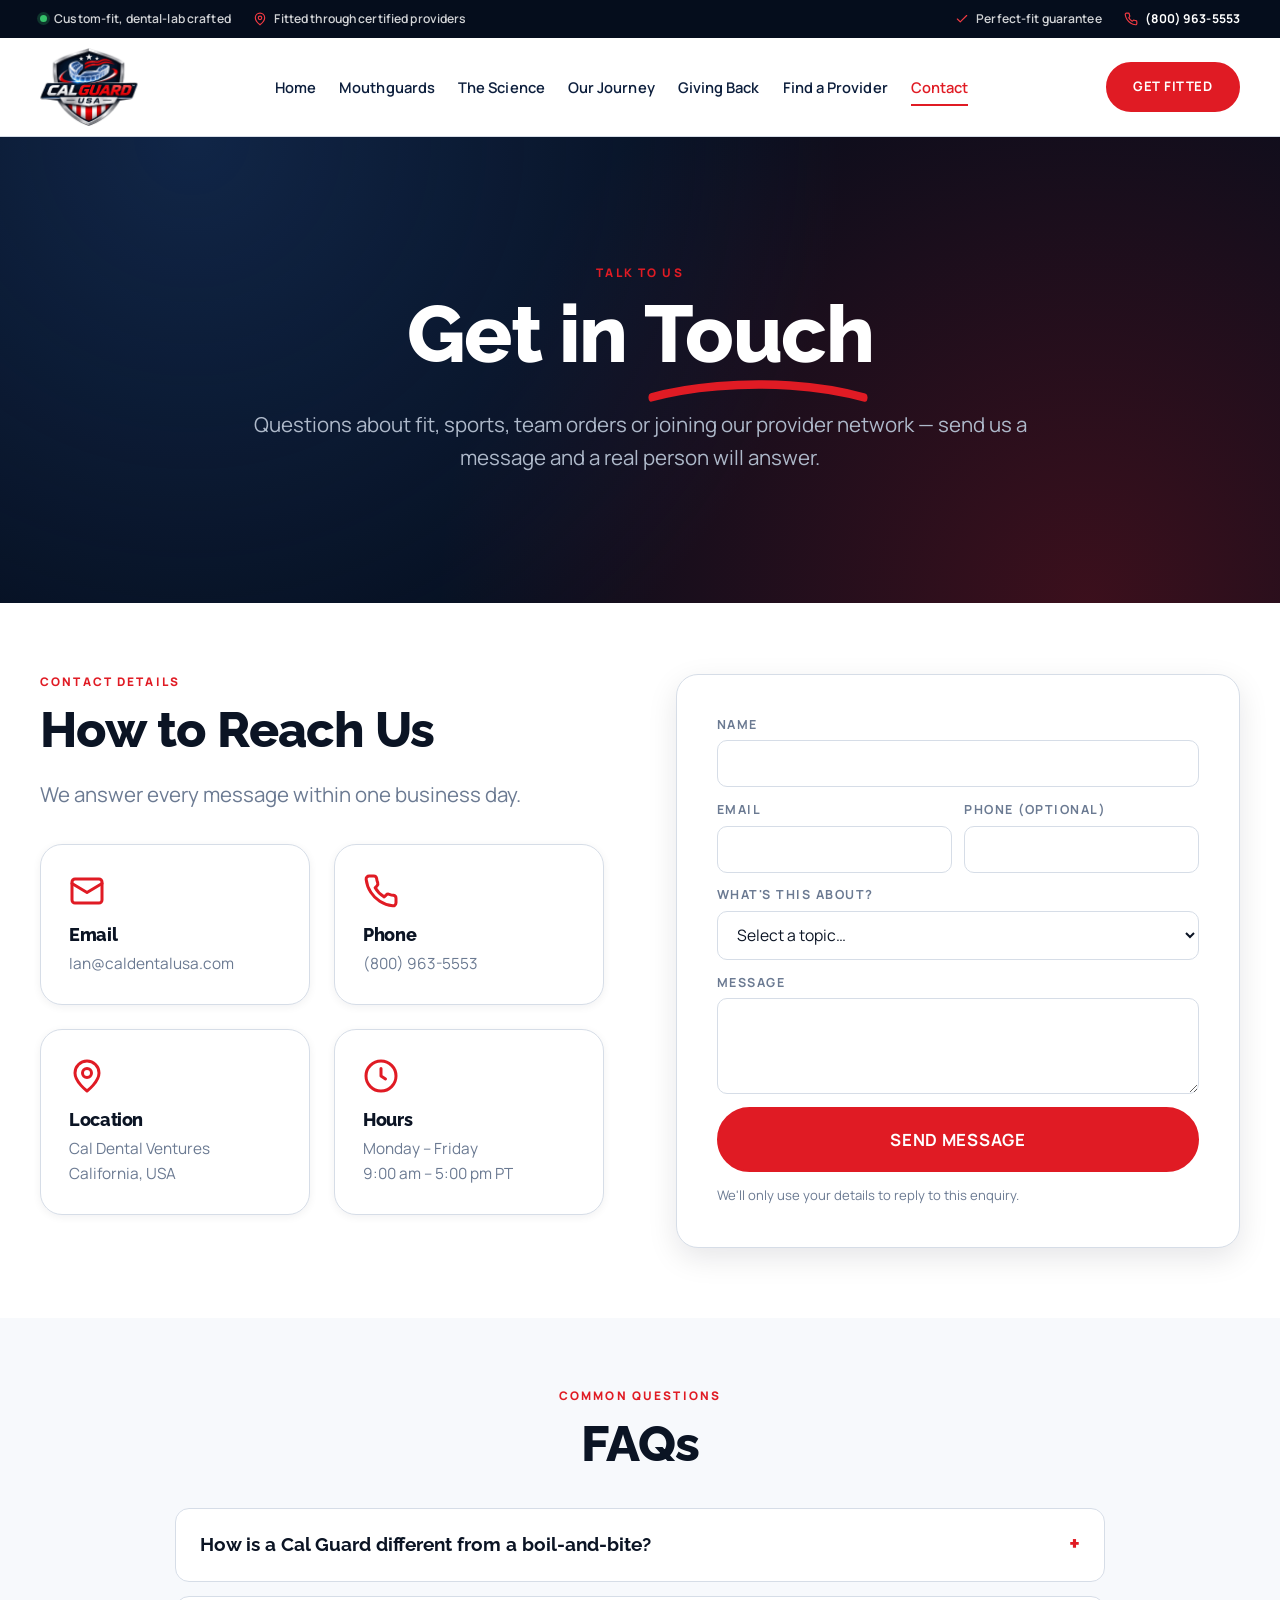
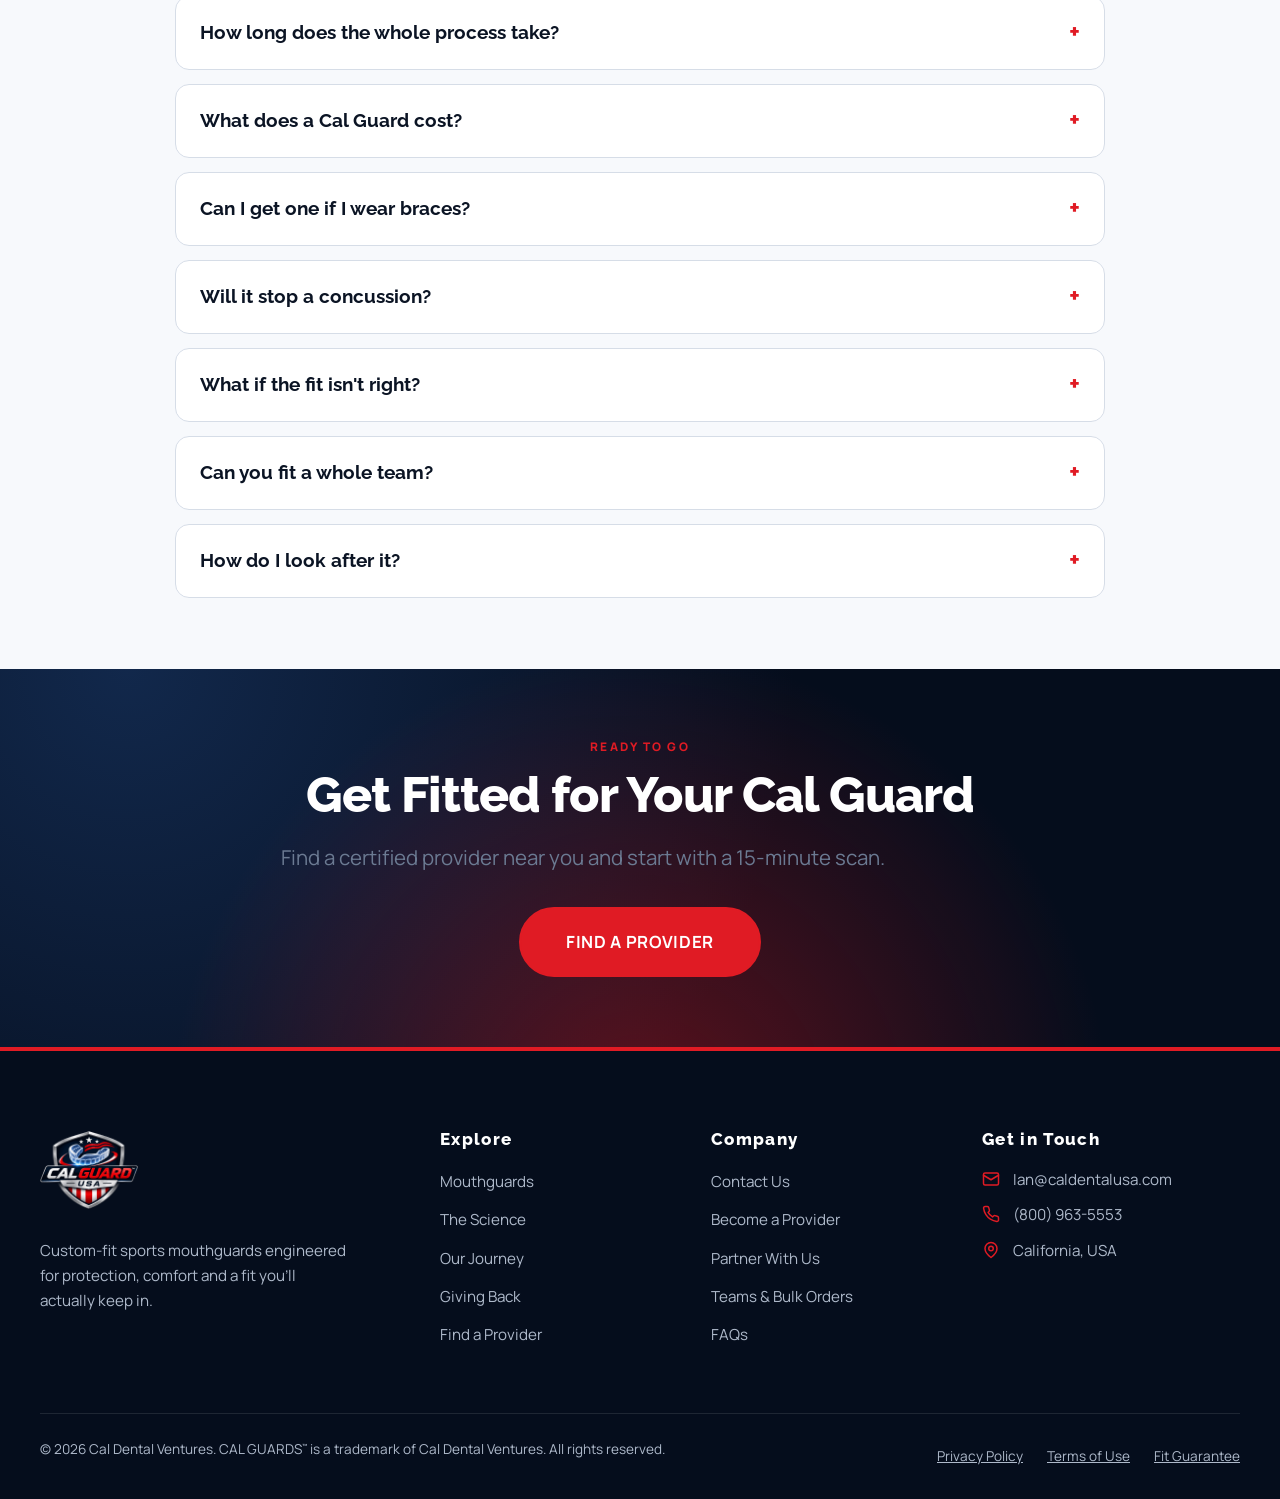
<file: contact.html>
<!DOCTYPE html>
<html lang="en">
<head>
<meta charset="utf-8">
<meta name="viewport" content="width=device-width, initial-scale=1">
<title>Contact &amp; FAQs | CAL GUARDS™ by Cal Dental Ventures</title>
<meta name="description" content="Contact the CAL GUARDS™ team at Cal Dental Ventures with questions about custom mouthguards, team orders, provider partnerships or your fit guarantee.">
<link rel="canonical" href="https://caldentalguardsusa.com/contact.html">
<link rel="preconnect" href="https://fonts.googleapis.com">
<link rel="preconnect" href="https://fonts.gstatic.com" crossorigin>
<link href="https://fonts.googleapis.com/css2?family=Raleway:ital,wght@0,400..900;1,400..900&family=Manrope:wght@200..800&display=swap" rel="stylesheet">
<link rel="stylesheet" href="assets/css/style.css">
</head>
<body>

<div class="topbar">
  <div class="wrap topbar__inner">
    <ul class="topbar__chips">
      <li><span class="dot"></span>Custom-fit, dental-lab crafted</li>
      <li><svg viewBox="0 0 24 24" fill="none" stroke="currentColor" stroke-width="2" stroke-linecap="round" stroke-linejoin="round" aria-hidden="true"><path d="M20 10c0 6-8 12-8 12s-8-6-8-12a8 8 0 0 1 16 0Z"/><circle cx="12" cy="10" r="3"/></svg>Fitted through certified providers</li>
    </ul>
    <ul class="topbar__chips topbar__chips--right">
      <li><svg viewBox="0 0 24 24" fill="none" stroke="currentColor" stroke-width="2" stroke-linecap="round" stroke-linejoin="round" aria-hidden="true"><path d="M20 6 9 17l-5-5"/></svg>Perfect-fit guarantee</li>
      <li><a href="tel:+18009635553"><svg viewBox="0 0 24 24" fill="none" stroke="currentColor" stroke-width="2" stroke-linecap="round" stroke-linejoin="round" aria-hidden="true"><path d="M22 16.9v3a2 2 0 0 1-2.2 2 19.8 19.8 0 0 1-8.6-3.1 19.5 19.5 0 0 1-6-6A19.8 19.8 0 0 1 2.1 4.2 2 2 0 0 1 4.1 2h3a2 2 0 0 1 2 1.7c.1 1 .4 1.9.7 2.8a2 2 0 0 1-.5 2.1L8.1 9.9a16 16 0 0 0 6 6l1.3-1.2a2 2 0 0 1 2.1-.5c.9.3 1.8.6 2.8.7a2 2 0 0 1 1.7 2Z"/></svg>(800) 963-5553</a></li>
    </ul>
  </div>
</div>

<header class="site-header">
  <div class="wrap nav">
    <a class="logo" href="index.html" aria-label="Cal Guard USA home">
      <img class="logo__img" src="assets/img/logo-mark.png" alt="Cal Guard USA" width="400" height="320">
    </a>
    <button class="nav__toggle" aria-expanded="false" aria-controls="primary-nav" aria-label="Toggle menu">
      <span></span><span></span><span></span>
    </button>
    <nav class="nav__links" id="primary-nav">
      <a href="index.html">Home</a>
      <a href="mouthguards.html">Mouthguards</a>
      <a href="science.html">The Science</a>
      <a href="journey.html">Our Journey</a>
      <a href="giving-back.html">Giving Back</a>
      <a href="providers.html">Find a Provider</a>
      <a href="contact.html" aria-current="page">Contact</a>
    </nav>
    <div class="nav__cta">
      <a class="btn" href="providers.html">Get Fitted</a>
    </div>
  </div>
</header>

<main>

<section class="page-hero">
  <div class="wrap wrap--narrow">
    <p class="eyebrow">Talk to us</p>
    <h1>Get in <span class="uline">Touch</span></h1>
    <p class="lede">Questions about fit, sports, team orders or joining our provider network — send us a message and a real person will answer.</p>
  </div>
</section>

<!-- CONTACT -->
<section class="section">
  <div class="wrap">
    <div class="split split--top">
      <div class="split__body reveal" data-reveal="right">
        <p class="eyebrow">Contact details</p>
        <h2>How to Reach Us</h2>
        <p class="lede">We answer every message within one business day.</p>

        <div class="info-grid" style="margin-top:2rem">
          <div class="info">
            <svg class="info__icon" viewBox="0 0 24 24" fill="none" stroke="currentColor" stroke-width="2" stroke-linecap="round" stroke-linejoin="round" aria-hidden="true"><rect x="2" y="4" width="20" height="16" rx="2"/><path d="m22 7-10 6L2 7"/></svg>
            <h3>Email</h3>
            <p><a href="mailto:Ian@caldentalusa.com">Ian@caldentalusa.com</a></p>
          </div>
          <div class="info">
            <svg class="info__icon" viewBox="0 0 24 24" fill="none" stroke="currentColor" stroke-width="2" stroke-linecap="round" stroke-linejoin="round" aria-hidden="true"><path d="M22 16.9v3a2 2 0 0 1-2.2 2 19.8 19.8 0 0 1-8.6-3.1 19.5 19.5 0 0 1-6-6A19.8 19.8 0 0 1 2.1 4.2 2 2 0 0 1 4.1 2h3a2 2 0 0 1 2 1.7c.1 1 .4 1.9.7 2.8a2 2 0 0 1-.5 2.1L8.1 9.9a16 16 0 0 0 6 6l1.3-1.2a2 2 0 0 1 2.1-.5c.9.3 1.8.6 2.8.7a2 2 0 0 1 1.7 2Z"/></svg>
            <h3>Phone</h3>
            <p><a href="tel:+18009635553">(800) 963-5553</a></p>
          </div>
          <div class="info">
            <svg class="info__icon" viewBox="0 0 24 24" fill="none" stroke="currentColor" stroke-width="2" stroke-linecap="round" stroke-linejoin="round" aria-hidden="true"><path d="M20 10c0 6-8 12-8 12s-8-6-8-12a8 8 0 0 1 16 0Z"/><circle cx="12" cy="10" r="3"/></svg>
            <h3>Location</h3>
            <p>Cal Dental Ventures<br>California, USA</p>
          </div>
          <div class="info">
            <svg class="info__icon" viewBox="0 0 24 24" fill="none" stroke="currentColor" stroke-width="2" stroke-linecap="round" stroke-linejoin="round" aria-hidden="true"><circle cx="12" cy="12" r="10"/><path d="M12 7v5l3 2"/></svg>
            <h3>Hours</h3>
            <p>Monday – Friday<br>9:00 am – 5:00 pm PT</p>
          </div>
        </div>
      </div>

      <div class="reveal" data-delay="1">
        <form class="form" data-form novalidate
              style="background:#fff;padding:clamp(1.75rem,4vw,2.5rem);border:1px solid var(--border);border-radius:var(--radius-lg);box-shadow:var(--shadow-md)">
          <div class="field">
            <label for="c-name">Name</label>
            <input type="text" id="c-name" name="name" autocomplete="name" required>
          </div>

          <div class="form__row">
            <div class="field">
              <label for="c-email">Email</label>
              <input type="email" id="c-email" name="email" autocomplete="email" required>
            </div>
            <div class="field">
              <label for="c-phone">Phone (optional)</label>
              <input type="tel" id="c-phone" name="phone" autocomplete="tel">
            </div>
          </div>

          <div class="field">
            <label for="c-topic">What's this about?</label>
            <select id="c-topic" name="topic" required>
              <option value="">Select a topic…</option>
              <option value="fitting">Getting fitted for a guard</option>
              <option value="team">Team or bulk order</option>
              <option value="custom">Custom design request</option>
              <option value="provider">Becoming a certified provider</option>
              <option value="guarantee">Fit guarantee or existing order</option>
              <option value="other">Something else</option>
            </select>
          </div>

          <div class="field">
            <label for="c-message">Message</label>
            <textarea id="c-message" name="message" required></textarea>
          </div>

          <p class="form-status form-status--ok" role="status" tabindex="-1" hidden></p>

          <button class="btn btn--block btn--lg" type="submit" data-label="Send Message">Send Message</button>

          <p class="form__note">We'll only use your details to reply to this enquiry.</p>
        </form>
      </div>
    </div>
  </div>
</section>

<!-- FAQ -->
<section class="section section--alt" id="faq">
  <div class="wrap wrap--narrow">
    <div class="section-head center">
      <p class="eyebrow reveal">Common questions</p>
      <h2 class="reveal" data-delay="1">FAQs</h2>
    </div>

    <div class="faq reveal" data-delay="2">
      <details>
        <summary>How is a Cal Guard different from a boil-and-bite?</summary>
        <div class="faq__body">
          <p>A boil-and-bite is a generic blank you soften in hot water and bite into. The fit depends entirely on how you bite it — and biting hard thins the material exactly where you need it most, across the front teeth. A Cal Guard starts from a digital scan of your actual teeth, so the fit and the material thickness are both controlled before it's ever manufactured.</p>
        </div>
      </details>

      <details>
        <summary>How long does the whole process take?</summary>
        <div class="faq__body">
          <p>The scan appointment takes about 15 minutes. Lab turnaround is measured in days rather than weeks, and your provider will confirm the exact timeline when you book. Scan early in the week and you're usually protected by the weekend.</p>
        </div>
      </details>

      <details>
        <summary>What does a Cal Guard cost?</summary>
        <div class="faq__body">
          <p>Pricing is set by each certified provider and depends on the tier you choose and any custom design work. Request a fitting and we'll share the exact cost with you before you commit to anything.</p>
        </div>
      </details>

      <details>
        <summary>Can I get one if I wear braces?</summary>
        <div class="faq__body">
          <p>Yes — and it matters more, not less. Orthodontic appliances increase the risk of soft-tissue injury during contact. Mention your braces when you request a fitting so your provider can plan for it, and expect to be rescanned if your treatment changes your bite significantly.</p>
        </div>
      </details>

      <details>
        <summary>Will it stop a concussion?</summary>
        <div class="faq__body">
          <p>No mouthguard should be sold to you as concussion prevention, and we won't do it. The research on mouthguards and concussion is genuinely mixed. What's well established is that a properly fitted guard substantially reduces dental and soft-tissue injury. We go into detail on <a href="science.html">The Science</a> page.</p>
        </div>
      </details>

      <details>
        <summary>What if the fit isn't right?</summary>
        <div class="faq__body">
          <p>Bring it back to your provider. Minor adjustments happen in the chair. If it still isn't right, we remake it, and if we can't get it right we refund you. That's the whole guarantee — no fine print games.</p>
        </div>
      </details>

      <details>
        <summary>Can you fit a whole team?</summary>
        <div class="faq__body">
          <p>Yes. We run on-site scanning days for schools, clubs and gyms, with team colors, numbers and logos on every guard and consolidated billing. Get in touch using the form above and pick "Team or bulk order".</p>
        </div>
      </details>

      <details>
        <summary>How do I look after it?</summary>
        <div class="faq__body">
          <p>Rinse it in cool water after every use, brush it occasionally with a soft brush, and store it dry in its case. Keep it away from hot water, dashboards and direct sun — heat is the one thing that will warp a custom fit.</p>
        </div>
      </details>
    </div>
  </div>
</section>

<section class="section cta">
  <div class="wrap wrap--narrow">
    <p class="eyebrow reveal">Ready to go</p>
    <h2 class="reveal" data-delay="1">Get Fitted for Your Cal Guard</h2>
    <p class="lede center reveal" data-delay="2">Find a certified provider near you and start with a 15-minute scan.</p>
    <div class="btn-row reveal" data-delay="3">
      <a class="btn btn--lg" href="providers.html">Find a Provider</a>
    </div>
  </div>
</section>

</main>

<footer class="site-footer">
  <div class="wrap">
    <div class="footer__grid footer">
      <div class="footer__about">
        <a class="logo" href="index.html" aria-label="Cal Guard USA home">
      <img class="logo__img" src="assets/img/logo-mark.png" alt="Cal Guard USA" width="400" height="320">
    </a>
        <p>Custom-fit sports mouthguards engineered for protection, comfort and a fit you'll actually keep in.</p>
      </div>
      <div>
        <h4>Explore</h4>
        <ul>
          <li><a href="mouthguards.html">Mouthguards</a></li>
          <li><a href="science.html">The Science</a></li>
          <li><a href="journey.html">Our Journey</a></li>
          <li><a href="giving-back.html">Giving Back</a></li>
          <li><a href="providers.html">Find a Provider</a></li>
        </ul>
      </div>
      <div>
        <h4>Company</h4>
        <ul>
          <li><a href="contact.html">Contact Us</a></li>
          <li><a href="providers.html#partner">Become a Provider</a></li>
          <li><a href="giving-back.html#partner">Partner With Us</a></li>
          <li><a href="mouthguards.html#teams">Teams &amp; Bulk Orders</a></li>
          <li><a href="contact.html#faq">FAQs</a></li>
        </ul>
      </div>
      <div>
        <h4>Get in Touch</h4>
        <ul class="footer__contact">
          <li>
            <svg viewBox="0 0 24 24" fill="none" stroke="currentColor" stroke-width="2" stroke-linecap="round" stroke-linejoin="round" aria-hidden="true"><rect x="2" y="4" width="20" height="16" rx="2"/><path d="m22 7-10 6L2 7"/></svg>
            <a href="mailto:Ian@caldentalusa.com">Ian@caldentalusa.com</a>
          </li>
          <li>
            <svg viewBox="0 0 24 24" fill="none" stroke="currentColor" stroke-width="2" stroke-linecap="round" stroke-linejoin="round" aria-hidden="true"><path d="M22 16.9v3a2 2 0 0 1-2.2 2 19.8 19.8 0 0 1-8.6-3.1 19.5 19.5 0 0 1-6-6A19.8 19.8 0 0 1 2.1 4.2 2 2 0 0 1 4.1 2h3a2 2 0 0 1 2 1.7c.1 1 .4 1.9.7 2.8a2 2 0 0 1-.5 2.1L8.1 9.9a16 16 0 0 0 6 6l1.3-1.2a2 2 0 0 1 2.1-.5c.9.3 1.8.6 2.8.7a2 2 0 0 1 1.7 2Z"/></svg>
            <a href="tel:+18009635553">(800) 963-5553</a>
          </li>
          <li>
            <svg viewBox="0 0 24 24" fill="none" stroke="currentColor" stroke-width="2" stroke-linecap="round" stroke-linejoin="round" aria-hidden="true"><path d="M20 10c0 6-8 12-8 12s-8-6-8-12a8 8 0 0 1 16 0Z"/><circle cx="12" cy="10" r="3"/></svg>
            <span>California, USA</span>
          </li>
        </ul>
      </div>
    </div>
    <div class="footer__bottom">
      <p>&copy; <span data-year>2026</span> Cal Dental Ventures. CAL GUARDS<span class="tm">™</span> is a trademark of Cal Dental Ventures. All rights reserved.</p>
      <nav>
        <a href="#">Privacy Policy</a>
        <a href="#">Terms of Use</a>
        <a href="#">Fit Guarantee</a>
      </nav>
    </div>
  </div>
</footer>

<script src="assets/js/main.js"></script>
</body>
</html>
</file>
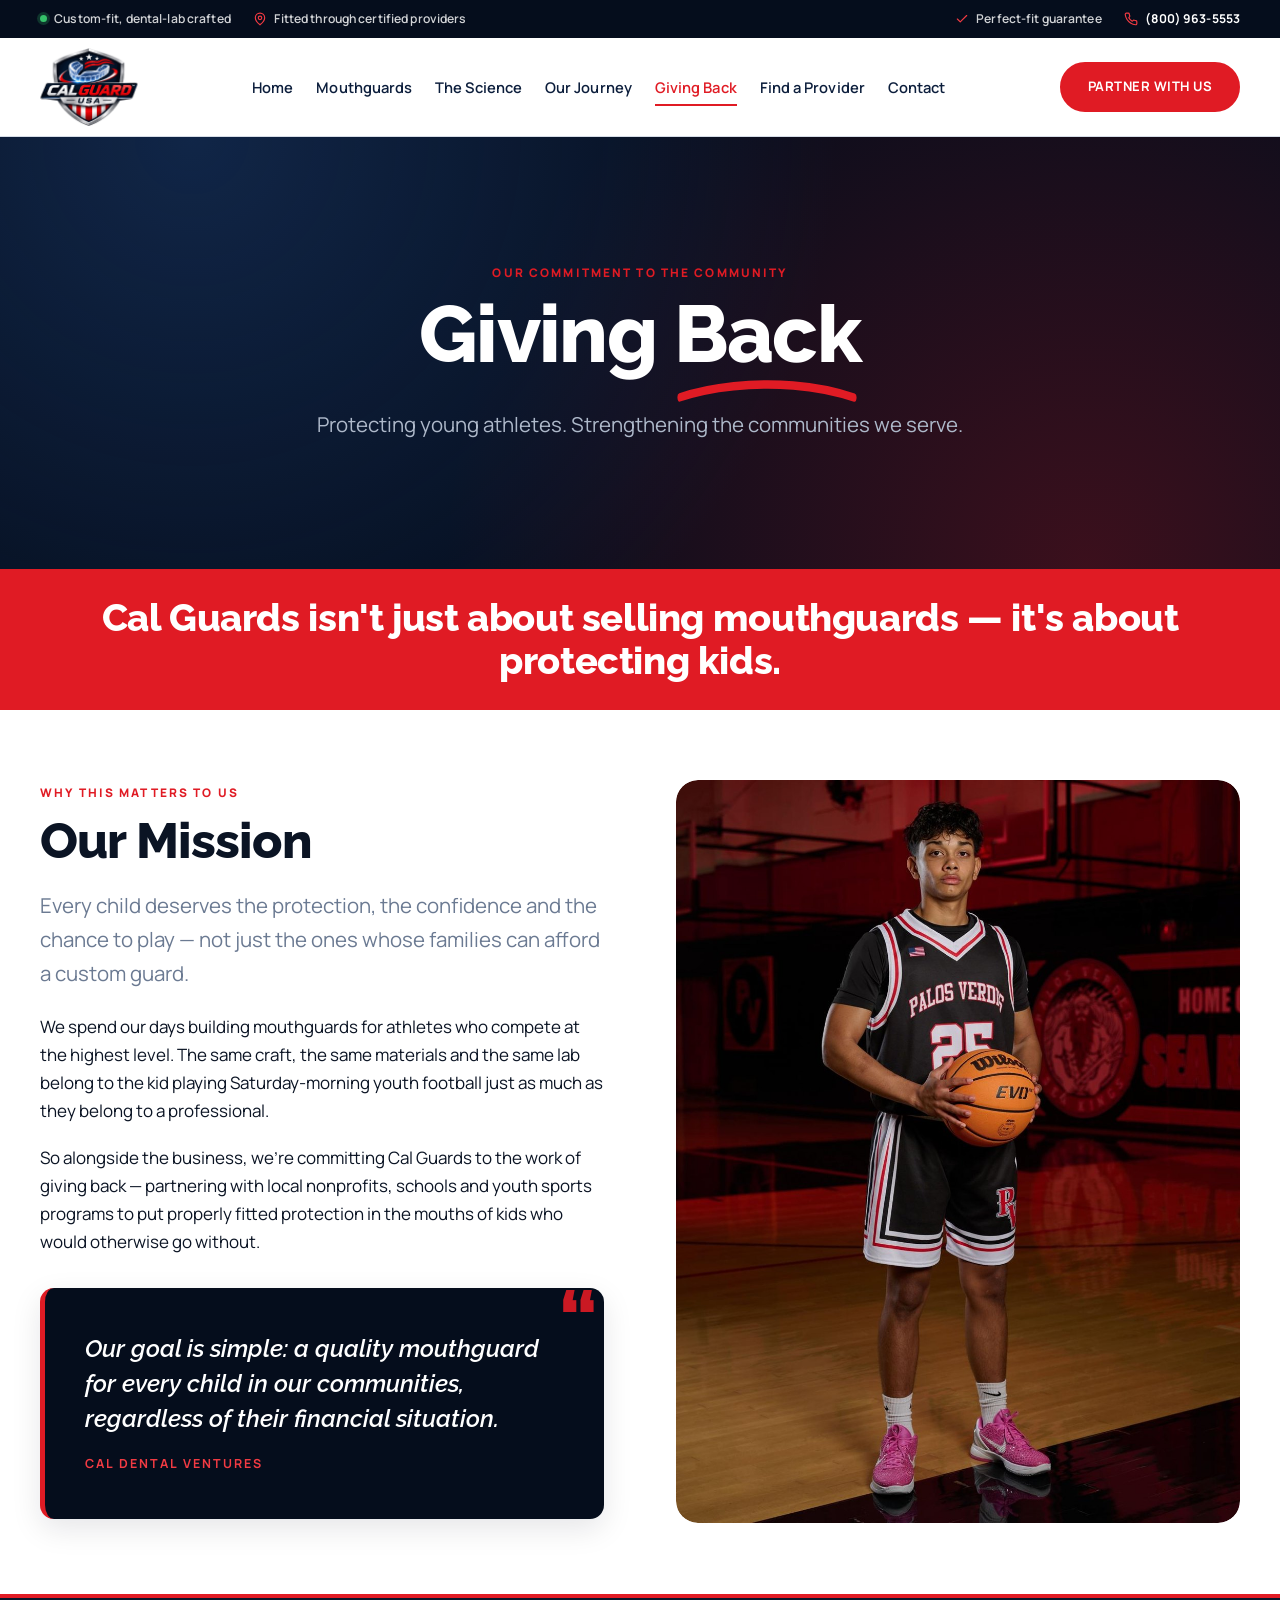
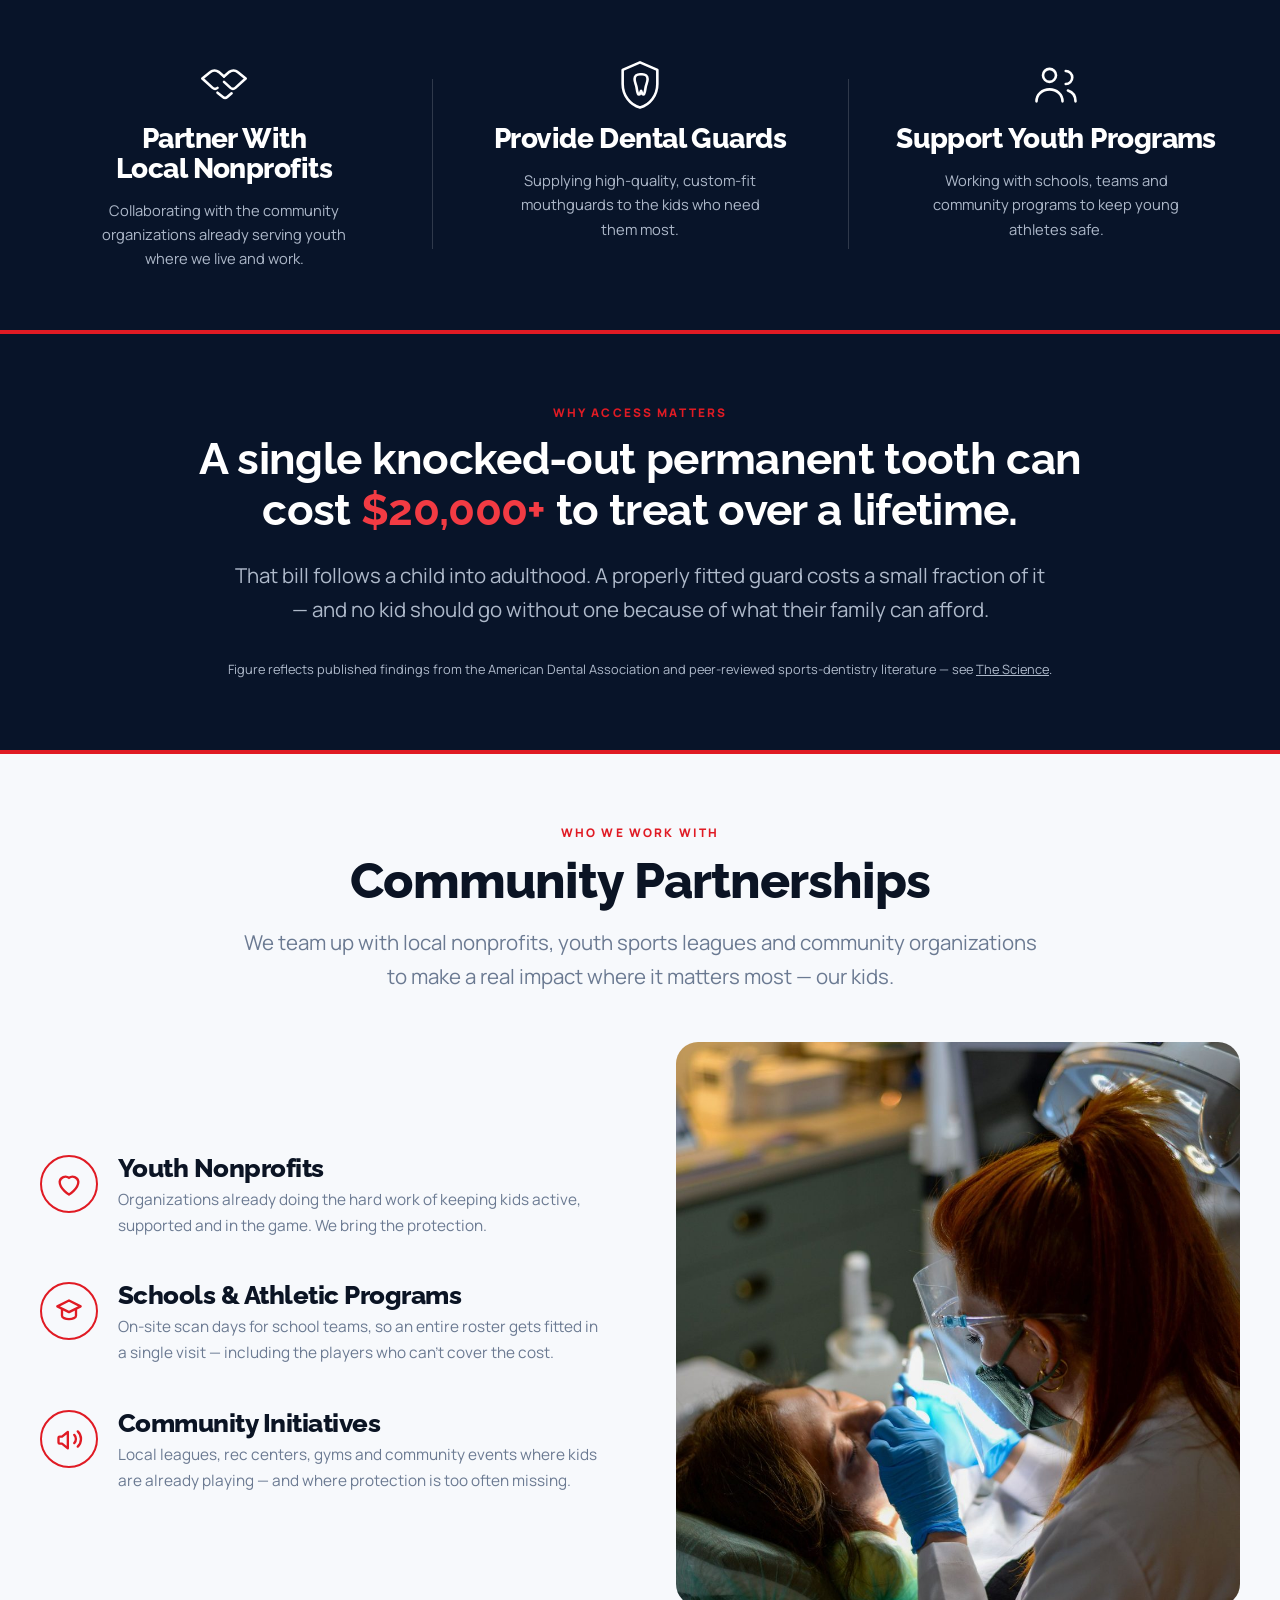
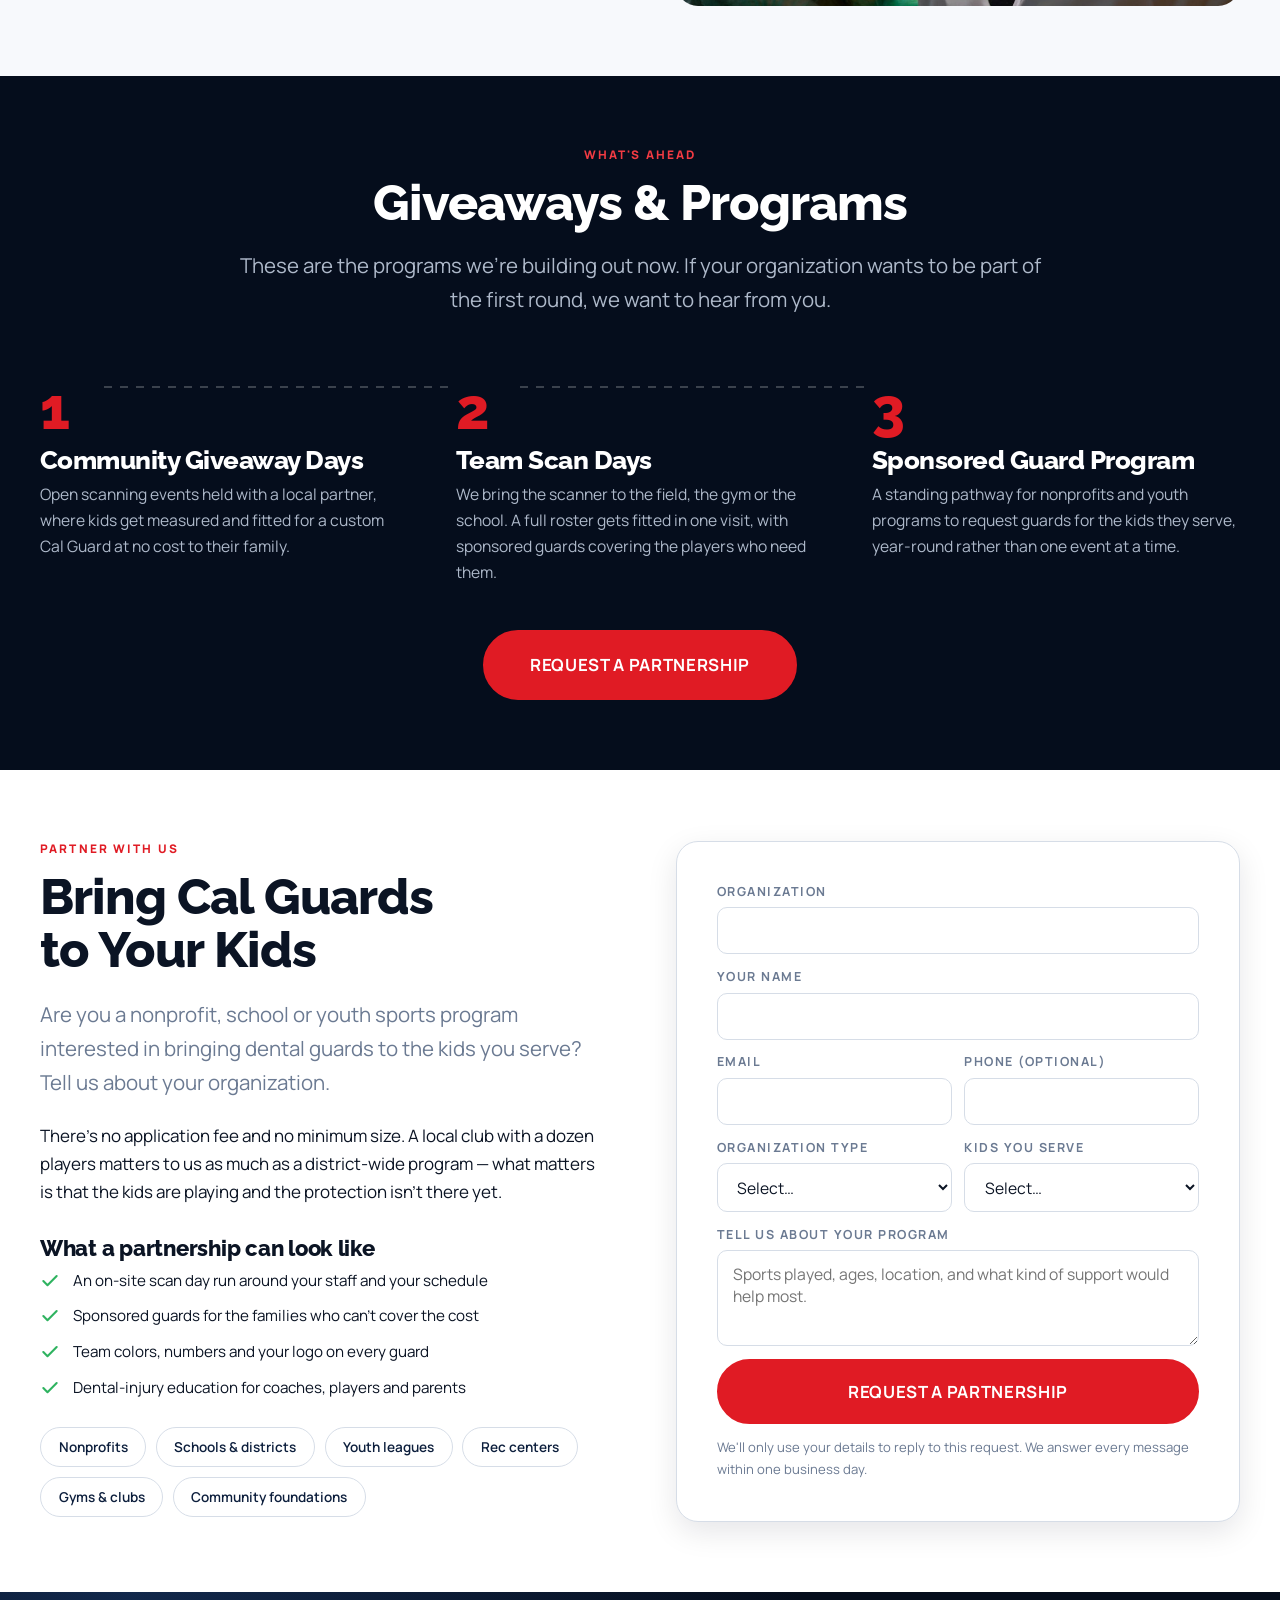
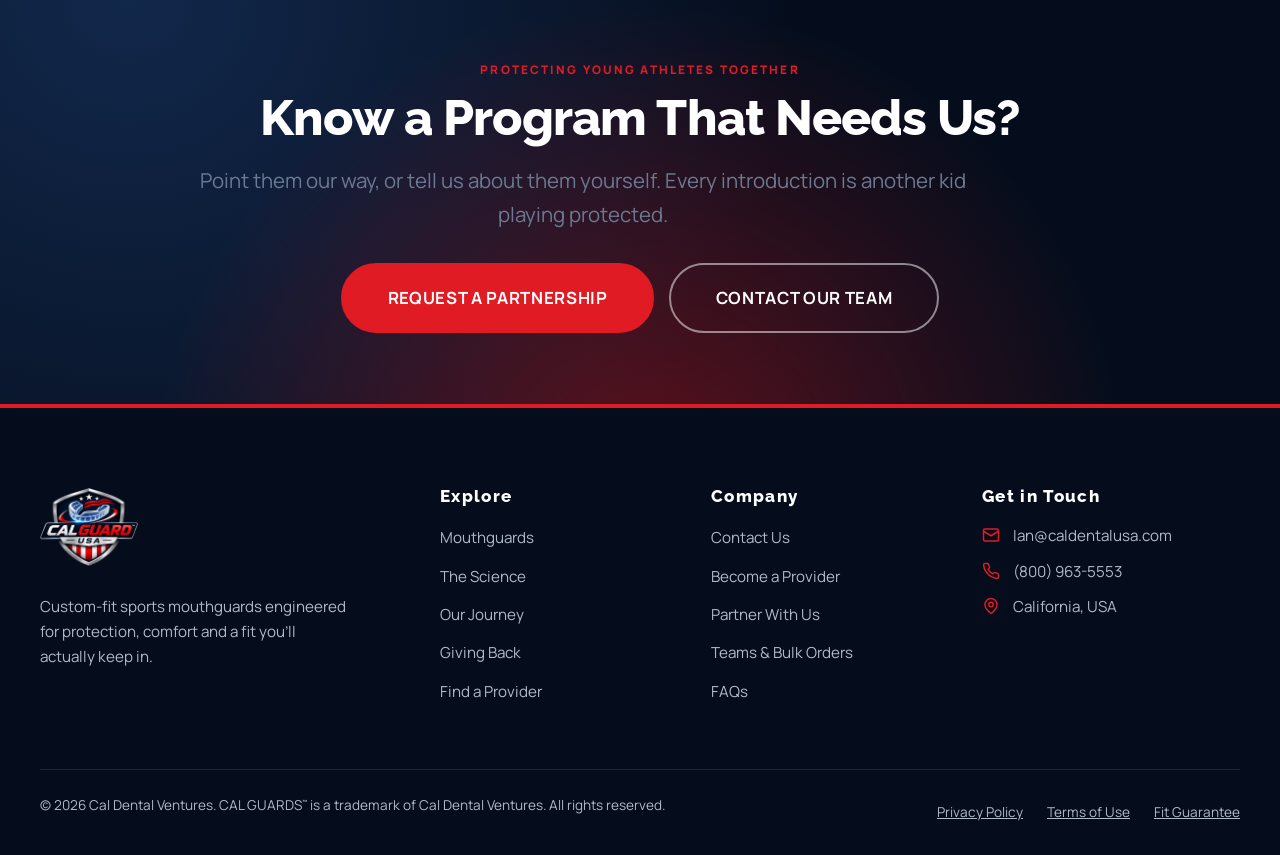
<file: giving-back.html>
<!DOCTYPE html>
<html lang="en">
<head>
<meta charset="utf-8">
<meta name="viewport" content="width=device-width, initial-scale=1">
<title>Giving Back | CAL GUARDS™ by Cal Dental Ventures</title>
<meta name="description" content="Cal Guards partners with local nonprofits, schools and youth sports programs to put custom-fit mouthguards on kids who need them — regardless of what their family can afford.">
<link rel="canonical" href="https://caldentalguardsusa.com/giving-back.html">
<link rel="preconnect" href="https://fonts.googleapis.com">
<link rel="preconnect" href="https://fonts.gstatic.com" crossorigin>
<link href="https://fonts.googleapis.com/css2?family=Raleway:ital,wght@0,400..900;1,400..900&family=Manrope:wght@200..800&display=swap" rel="stylesheet">
<link rel="stylesheet" href="assets/css/style.css">
</head>
<body>

<div class="topbar">
  <div class="wrap topbar__inner">
    <ul class="topbar__chips">
      <li><span class="dot"></span>Custom-fit, dental-lab crafted</li>
      <li><svg viewBox="0 0 24 24" fill="none" stroke="currentColor" stroke-width="2" stroke-linecap="round" stroke-linejoin="round" aria-hidden="true"><path d="M20 10c0 6-8 12-8 12s-8-6-8-12a8 8 0 0 1 16 0Z"/><circle cx="12" cy="10" r="3"/></svg>Fitted through certified providers</li>
    </ul>
    <ul class="topbar__chips topbar__chips--right">
      <li><svg viewBox="0 0 24 24" fill="none" stroke="currentColor" stroke-width="2" stroke-linecap="round" stroke-linejoin="round" aria-hidden="true"><path d="M20 6 9 17l-5-5"/></svg>Perfect-fit guarantee</li>
      <li><a href="tel:+18009635553"><svg viewBox="0 0 24 24" fill="none" stroke="currentColor" stroke-width="2" stroke-linecap="round" stroke-linejoin="round" aria-hidden="true"><path d="M22 16.9v3a2 2 0 0 1-2.2 2 19.8 19.8 0 0 1-8.6-3.1 19.5 19.5 0 0 1-6-6A19.8 19.8 0 0 1 2.1 4.2 2 2 0 0 1 4.1 2h3a2 2 0 0 1 2 1.7c.1 1 .4 1.9.7 2.8a2 2 0 0 1-.5 2.1L8.1 9.9a16 16 0 0 0 6 6l1.3-1.2a2 2 0 0 1 2.1-.5c.9.3 1.8.6 2.8.7a2 2 0 0 1 1.7 2Z"/></svg>(800) 963-5553</a></li>
    </ul>
  </div>
</div>

<header class="site-header">
  <div class="wrap nav">
    <a class="logo" href="index.html" aria-label="Cal Guard USA home">
      <img class="logo__img" src="assets/img/logo-mark.png" alt="Cal Guard USA" width="400" height="320">
    </a>
    <button class="nav__toggle" aria-expanded="false" aria-controls="primary-nav" aria-label="Toggle menu">
      <span></span><span></span><span></span>
    </button>
    <nav class="nav__links" id="primary-nav">
      <a href="index.html">Home</a>
      <a href="mouthguards.html">Mouthguards</a>
      <a href="science.html">The Science</a>
      <a href="journey.html">Our Journey</a>
      <a href="giving-back.html" aria-current="page">Giving Back</a>
      <a href="providers.html">Find a Provider</a>
      <a href="contact.html">Contact</a>
    </nav>
    <div class="nav__cta">
      <a class="btn" href="#partner">Partner With Us</a>
    </div>
  </div>
</header>

<main>

<section class="page-hero">
  <div class="wrap wrap--narrow">
    <p class="eyebrow">Our commitment to the community</p>
    <h1>Giving <span class="uline">Back</span></h1>
    <p class="lede">Protecting young athletes. Strengthening the communities we serve.</p>
  </div>
</section>

<div class="strip">Cal Guards isn't just about selling mouthguards — it's about protecting kids.</div>

<!-- MISSION / GOAL -->
<section class="section">
  <div class="wrap">
    <div class="split">
      <div class="split__body reveal" data-reveal="right">
        <p class="eyebrow">Why this matters to us</p>
        <h2>Our Mission</h2>
        <p class="lede">Every child deserves the protection, the confidence and the chance to play — not just the ones whose families can afford a custom guard.</p>
        <p>We spend our days building mouthguards for athletes who compete at the highest level. The same craft, the same materials and the same lab belong to the kid playing Saturday-morning youth football just as much as they belong to a professional.</p>
        <p>So alongside the business, we're committing Cal Guards to the work of giving back — partnering with local nonprofits, schools and youth sports programs to put properly fitted protection in the mouths of kids who would otherwise go without.</p>

        <div class="pullquote" style="margin-top:2rem">
          <p>Our goal is simple: a quality mouthguard for every child in our communities, regardless of their financial situation.</p>
          <cite>Cal Dental Ventures</cite>
        </div>
      </div>
      <div class="split__media reveal" data-reveal="left" data-delay="1">
        <img src="assets/img/athlete-basketball.jpg" alt="A high-school basketball player in team uniform, ball in hand" loading="lazy" width="1100" height="1450">
      </div>
    </div>
  </div>
</section>

<!-- HOW WE GIVE BACK -->
<section class="band">
  <div class="wrap">
    <div class="band__grid">
      <div class="band__item reveal">
        <svg class="band__icon" viewBox="0 0 48 48" fill="none" stroke="currentColor" stroke-width="2.4" stroke-linecap="round" stroke-linejoin="round" aria-hidden="true">
          <path d="m24 17 5-4.2a6 6 0 0 1 7.6.2L44 19l-9.5 8.6a3.4 3.4 0 0 1-4.5 0L24 22"/>
          <path d="M24 17 19 12.8a6 6 0 0 0-7.6.2L4 19l9.5 8.6a3.4 3.4 0 0 0 4.5 0"/>
          <path d="m18 32 5 4a3 3 0 0 0 4 0l4-3.4"/>
        </svg>
        <h3>Partner With Local Nonprofits</h3>
        <p>Collaborating with the community organizations already serving youth where we live and work.</p>
      </div>
      <div class="band__item reveal" data-delay="1">
        <svg class="band__icon" viewBox="0 0 48 48" fill="none" stroke="currentColor" stroke-width="2.4" stroke-linecap="round" stroke-linejoin="round" aria-hidden="true">
          <path d="M24 4 8 11v13c0 10.5 6.8 19.4 16 21.8C33.2 43.4 40 34.5 40 24V11Z"/>
          <path d="M24 15c-3 0-5 1.8-5 4.4 0 3.3 1.3 4.6 1.8 7.6.3 1.8.6 4.6 1.3 6 .4.9 1.5.9 1.9 0 .5-1.1.6-2.8 1-2.8s.5 1.7 1 2.8c.4.9 1.5.9 1.9 0 .7-1.4 1-4.2 1.3-6 .5-3 1.8-4.3 1.8-7.6 0-2.6-2-4.4-5-4.4Z"/>
        </svg>
        <h3>Provide Dental Guards</h3>
        <p>Supplying high-quality, custom-fit mouthguards to the kids who need them most.</p>
      </div>
      <div class="band__item reveal" data-delay="2">
        <svg class="band__icon" viewBox="0 0 48 48" fill="none" stroke="currentColor" stroke-width="2.4" stroke-linecap="round" stroke-linejoin="round" aria-hidden="true">
          <circle cx="18" cy="16" r="6"/><path d="M6 40c0-6.6 5.4-11 12-11s12 4.4 12 11"/><path d="M33 12a6 6 0 0 1 0 12M42 40c0-5-2.6-8.6-7-10"/>
        </svg>
        <h3>Support Youth Programs</h3>
        <p>Working with schools, teams and community programs to keep young athletes safe.</p>
      </div>
    </div>
  </div>
</section>

<!-- WHY ACCESS MATTERS -->
<section class="section didyouknow">
  <div class="wrap wrap--narrow">
    <p class="eyebrow reveal">Why access matters</p>
    <p class="didyouknow__fact reveal" data-delay="1">A single knocked-out permanent tooth can cost <b>$20,000+</b> to treat over a lifetime.</p>
    <p class="lede center reveal" data-delay="2" style="margin-inline:auto;color:var(--slate-300)">That bill follows a child into adulthood. A properly fitted guard costs a small fraction of it — and no kid should go without one because of what their family can afford.</p>
    <p class="sources reveal" data-delay="3" style="color:var(--slate-300);margin-top:2rem">Figure reflects published findings from the American Dental Association and peer-reviewed sports-dentistry literature — see <a href="science.html">The Science</a>.</p>
  </div>
</section>

<!-- COMMUNITY PARTNERSHIPS -->
<section class="section section--alt">
  <div class="wrap">
    <div class="section-head center">
      <p class="eyebrow reveal">Who we work with</p>
      <h2 class="reveal" data-delay="1">Community Partnerships</h2>
      <p class="lede center reveal" data-delay="2" style="margin-inline:auto">We team up with local nonprofits, youth sports leagues and community organizations to make a real impact where it matters most — our kids.</p>
    </div>

    <div class="diagram" style="margin-top:clamp(2rem,5vw,3rem)">
      <div class="diagram__list">
        <article class="diagram__item reveal">
          <span class="diagram__icon">
            <svg viewBox="0 0 24 24" fill="none" stroke="currentColor" stroke-width="2" stroke-linecap="round" stroke-linejoin="round" aria-hidden="true"><path d="M12 21s-8-4.8-8-11a5 5 0 0 1 8-3.2A5 5 0 0 1 20 10c0 6.2-8 11-8 11Z"/></svg>
          </span>
          <div>
            <h3>Youth Nonprofits</h3>
            <p>Organizations already doing the hard work of keeping kids active, supported and in the game. We bring the protection.</p>
          </div>
        </article>

        <article class="diagram__item reveal" data-delay="1">
          <span class="diagram__icon">
            <svg viewBox="0 0 24 24" fill="none" stroke="currentColor" stroke-width="2" stroke-linecap="round" stroke-linejoin="round" aria-hidden="true"><path d="m12 3 10 5-10 5L2 8l10-5Z"/><path d="M6 10.5V16c0 1.7 2.7 3 6 3s6-1.3 6-3v-5.5"/></svg>
          </span>
          <div>
            <h3>Schools &amp; Athletic Programs</h3>
            <p>On-site scan days for school teams, so an entire roster gets fitted in a single visit — including the players who can't cover the cost.</p>
          </div>
        </article>

        <article class="diagram__item reveal" data-delay="2">
          <span class="diagram__icon">
            <svg viewBox="0 0 24 24" fill="none" stroke="currentColor" stroke-width="2" stroke-linecap="round" stroke-linejoin="round" aria-hidden="true"><path d="M3 11v4a1 1 0 0 0 1 1h2l5 4V6l-5 4H4a1 1 0 0 0-1 1Z"/><path d="M16.5 8.5a5 5 0 0 1 0 7M19.5 5.5a9 9 0 0 1 0 13"/></svg>
          </span>
          <div>
            <h3>Community Initiatives</h3>
            <p>Local leagues, rec centers, gyms and community events where kids are already playing — and where protection is too often missing.</p>
          </div>
        </article>
      </div>

      <div class="diagram__media reveal" data-delay="1">
        <img src="assets/img/fitting.jpg" alt="A clinician fitting a patient chairside during a scan appointment" loading="lazy" width="1000" height="1000">
      </div>
    </div>
  </div>
</section>

<!-- GIVEAWAYS & PROGRAMS -->
<section class="section section--dark">
  <div class="wrap">
    <div class="section-head center">
      <p class="eyebrow reveal">What's ahead</p>
      <h2 class="reveal" data-delay="1">Giveaways &amp; Programs</h2>
      <p class="lede center reveal" data-delay="2" style="margin-inline:auto">These are the programs we're building out now. If your organization wants to be part of the first round, we want to hear from you.</p>
    </div>

    <div class="steps" style="margin-top:clamp(2rem,5vw,3rem)">
      <article class="step reveal">
        <span class="step__num">1</span>
        <h3>Community Giveaway Days</h3>
        <p>Open scanning events held with a local partner, where kids get measured and fitted for a custom Cal Guard at no cost to their family.</p>
      </article>
      <article class="step reveal" data-delay="1">
        <span class="step__num">2</span>
        <h3>Team Scan Days</h3>
        <p>We bring the scanner to the field, the gym or the school. A full roster gets fitted in one visit, with sponsored guards covering the players who need them.</p>
      </article>
      <article class="step reveal" data-delay="2">
        <span class="step__num">3</span>
        <h3>Sponsored Guard Program</h3>
        <p>A standing pathway for nonprofits and youth programs to request guards for the kids they serve, year-round rather than one event at a time.</p>
      </article>
    </div>

    <div class="btn-row btn-row--center reveal" data-delay="3" style="margin-top:clamp(2rem,4vw,2.75rem)">
      <a class="btn btn--lg" href="#partner">Request a Partnership</a>
    </div>
  </div>
</section>

<!-- PARTNER WITH US -->
<section class="section" id="partner">
  <div class="wrap">
    <div class="split split--top">
      <div class="split__body reveal" data-reveal="right">
        <p class="eyebrow">Partner with us</p>
        <h2>Bring Cal Guards to Your Kids</h2>
        <p class="lede">Are you a nonprofit, school or youth sports program interested in bringing dental guards to the kids you serve? Tell us about your organization.</p>
        <p>There's no application fee and no minimum size. A local club with a dozen players matters to us as much as a district-wide program — what matters is that the kids are playing and the protection isn't there yet.</p>

        <h4 style="margin-top:2rem">What a partnership can look like</h4>
        <ul class="check-list" style="margin-bottom:1.75rem">
          <li><svg class="yes" viewBox="0 0 24 24" fill="none" stroke="currentColor" stroke-width="2.5" stroke-linecap="round" stroke-linejoin="round" aria-hidden="true"><path d="M20 6 9 17l-5-5"/></svg><span>An on-site scan day run around your staff and your schedule</span></li>
          <li><svg class="yes" viewBox="0 0 24 24" fill="none" stroke="currentColor" stroke-width="2.5" stroke-linecap="round" stroke-linejoin="round" aria-hidden="true"><path d="M20 6 9 17l-5-5"/></svg><span>Sponsored guards for the families who can't cover the cost</span></li>
          <li><svg class="yes" viewBox="0 0 24 24" fill="none" stroke="currentColor" stroke-width="2.5" stroke-linecap="round" stroke-linejoin="round" aria-hidden="true"><path d="M20 6 9 17l-5-5"/></svg><span>Team colors, numbers and your logo on every guard</span></li>
          <li><svg class="yes" viewBox="0 0 24 24" fill="none" stroke="currentColor" stroke-width="2.5" stroke-linecap="round" stroke-linejoin="round" aria-hidden="true"><path d="M20 6 9 17l-5-5"/></svg><span>Dental-injury education for coaches, players and parents</span></li>
        </ul>

        <ul class="tags">
          <li>Nonprofits</li>
          <li>Schools &amp; districts</li>
          <li>Youth leagues</li>
          <li>Rec centers</li>
          <li>Gyms &amp; clubs</li>
          <li>Community foundations</li>
        </ul>
      </div>

      <div class="reveal" data-delay="1">
        <form class="form" data-form novalidate
              style="background:#fff;padding:clamp(1.75rem,4vw,2.5rem);border:1px solid var(--border);border-radius:var(--radius-lg);box-shadow:var(--shadow-md)">
          <div class="field">
            <label for="p-org">Organization</label>
            <input type="text" id="p-org" name="organization" autocomplete="organization" required>
          </div>

          <div class="field">
            <label for="p-name">Your name</label>
            <input type="text" id="p-name" name="name" autocomplete="name" required>
          </div>

          <div class="form__row">
            <div class="field">
              <label for="p-email">Email</label>
              <input type="email" id="p-email" name="email" autocomplete="email" required>
            </div>
            <div class="field">
              <label for="p-phone">Phone (optional)</label>
              <input type="tel" id="p-phone" name="phone" autocomplete="tel">
            </div>
          </div>

          <div class="form__row">
            <div class="field">
              <label for="p-type">Organization type</label>
              <select id="p-type" name="org_type" required>
                <option value="">Select…</option>
                <option value="nonprofit">Nonprofit</option>
                <option value="school">School or district</option>
                <option value="league">Youth sports league or team</option>
                <option value="rec">Rec center or community program</option>
                <option value="gym">Gym or club</option>
                <option value="other">Something else</option>
              </select>
            </div>
            <div class="field">
              <label for="p-kids">Kids you serve</label>
              <select id="p-kids" name="kids" required>
                <option value="">Select…</option>
                <option value="1-25">1 – 25</option>
                <option value="26-75">26 – 75</option>
                <option value="76-200">76 – 200</option>
                <option value="200+">200+</option>
              </select>
            </div>
          </div>

          <div class="field">
            <label for="p-message">Tell us about your program</label>
            <textarea id="p-message" name="message" placeholder="Sports played, ages, location, and what kind of support would help most." required></textarea>
          </div>

          <p class="form-status form-status--ok" role="status" tabindex="-1" hidden></p>

          <button class="btn btn--block btn--lg" type="submit" data-label="Request a Partnership">Request a Partnership</button>

          <p class="form__note">We'll only use your details to reply to this request. We answer every message within one business day.</p>
        </form>
      </div>
    </div>
  </div>
</section>

<section class="section cta">
  <div class="wrap wrap--narrow">
    <p class="eyebrow reveal">Protecting young athletes together</p>
    <h2 class="reveal" data-delay="1">Know a Program That Needs Us?</h2>
    <p class="lede center reveal" data-delay="2">Point them our way, or tell us about them yourself. Every introduction is another kid playing protected.</p>
    <div class="btn-row btn-row--center reveal" data-delay="3">
      <a class="btn btn--lg" href="#partner">Request a Partnership</a>
      <a class="btn btn--lg btn--ghost" href="contact.html">Contact Our Team</a>
    </div>
  </div>
</section>

</main>

<footer class="site-footer">
  <div class="wrap">
    <div class="footer__grid footer">
      <div class="footer__about">
        <a class="logo" href="index.html" aria-label="Cal Guard USA home">
      <img class="logo__img" src="assets/img/logo-mark.png" alt="Cal Guard USA" width="400" height="320">
    </a>
        <p>Custom-fit sports mouthguards engineered for protection, comfort and a fit you'll actually keep in.</p>
      </div>
      <div>
        <h4>Explore</h4>
        <ul>
          <li><a href="mouthguards.html">Mouthguards</a></li>
          <li><a href="science.html">The Science</a></li>
          <li><a href="journey.html">Our Journey</a></li>
          <li><a href="giving-back.html">Giving Back</a></li>
          <li><a href="providers.html">Find a Provider</a></li>
        </ul>
      </div>
      <div>
        <h4>Company</h4>
        <ul>
          <li><a href="contact.html">Contact Us</a></li>
          <li><a href="providers.html#partner">Become a Provider</a></li>
          <li><a href="giving-back.html#partner">Partner With Us</a></li>
          <li><a href="mouthguards.html#teams">Teams &amp; Bulk Orders</a></li>
          <li><a href="contact.html#faq">FAQs</a></li>
        </ul>
      </div>
      <div>
        <h4>Get in Touch</h4>
        <ul class="footer__contact">
          <li>
            <svg viewBox="0 0 24 24" fill="none" stroke="currentColor" stroke-width="2" stroke-linecap="round" stroke-linejoin="round" aria-hidden="true"><rect x="2" y="4" width="20" height="16" rx="2"/><path d="m22 7-10 6L2 7"/></svg>
            <a href="mailto:Ian@caldentalusa.com">Ian@caldentalusa.com</a>
          </li>
          <li>
            <svg viewBox="0 0 24 24" fill="none" stroke="currentColor" stroke-width="2" stroke-linecap="round" stroke-linejoin="round" aria-hidden="true"><path d="M22 16.9v3a2 2 0 0 1-2.2 2 19.8 19.8 0 0 1-8.6-3.1 19.5 19.5 0 0 1-6-6A19.8 19.8 0 0 1 2.1 4.2 2 2 0 0 1 4.1 2h3a2 2 0 0 1 2 1.7c.1 1 .4 1.9.7 2.8a2 2 0 0 1-.5 2.1L8.1 9.9a16 16 0 0 0 6 6l1.3-1.2a2 2 0 0 1 2.1-.5c.9.3 1.8.6 2.8.7a2 2 0 0 1 1.7 2Z"/></svg>
            <a href="tel:+18009635553">(800) 963-5553</a>
          </li>
          <li>
            <svg viewBox="0 0 24 24" fill="none" stroke="currentColor" stroke-width="2" stroke-linecap="round" stroke-linejoin="round" aria-hidden="true"><path d="M20 10c0 6-8 12-8 12s-8-6-8-12a8 8 0 0 1 16 0Z"/><circle cx="12" cy="10" r="3"/></svg>
            <span>California, USA</span>
          </li>
        </ul>
      </div>
    </div>
    <div class="footer__bottom">
      <p>&copy; <span data-year>2026</span> Cal Dental Ventures. CAL GUARDS<span class="tm">™</span> is a trademark of Cal Dental Ventures. All rights reserved.</p>
      <nav>
        <a href="#">Privacy Policy</a>
        <a href="#">Terms of Use</a>
        <a href="#">Fit Guarantee</a>
      </nav>
    </div>
  </div>
</footer>

<script src="assets/js/main.js"></script>
</body>
</html>
</file>
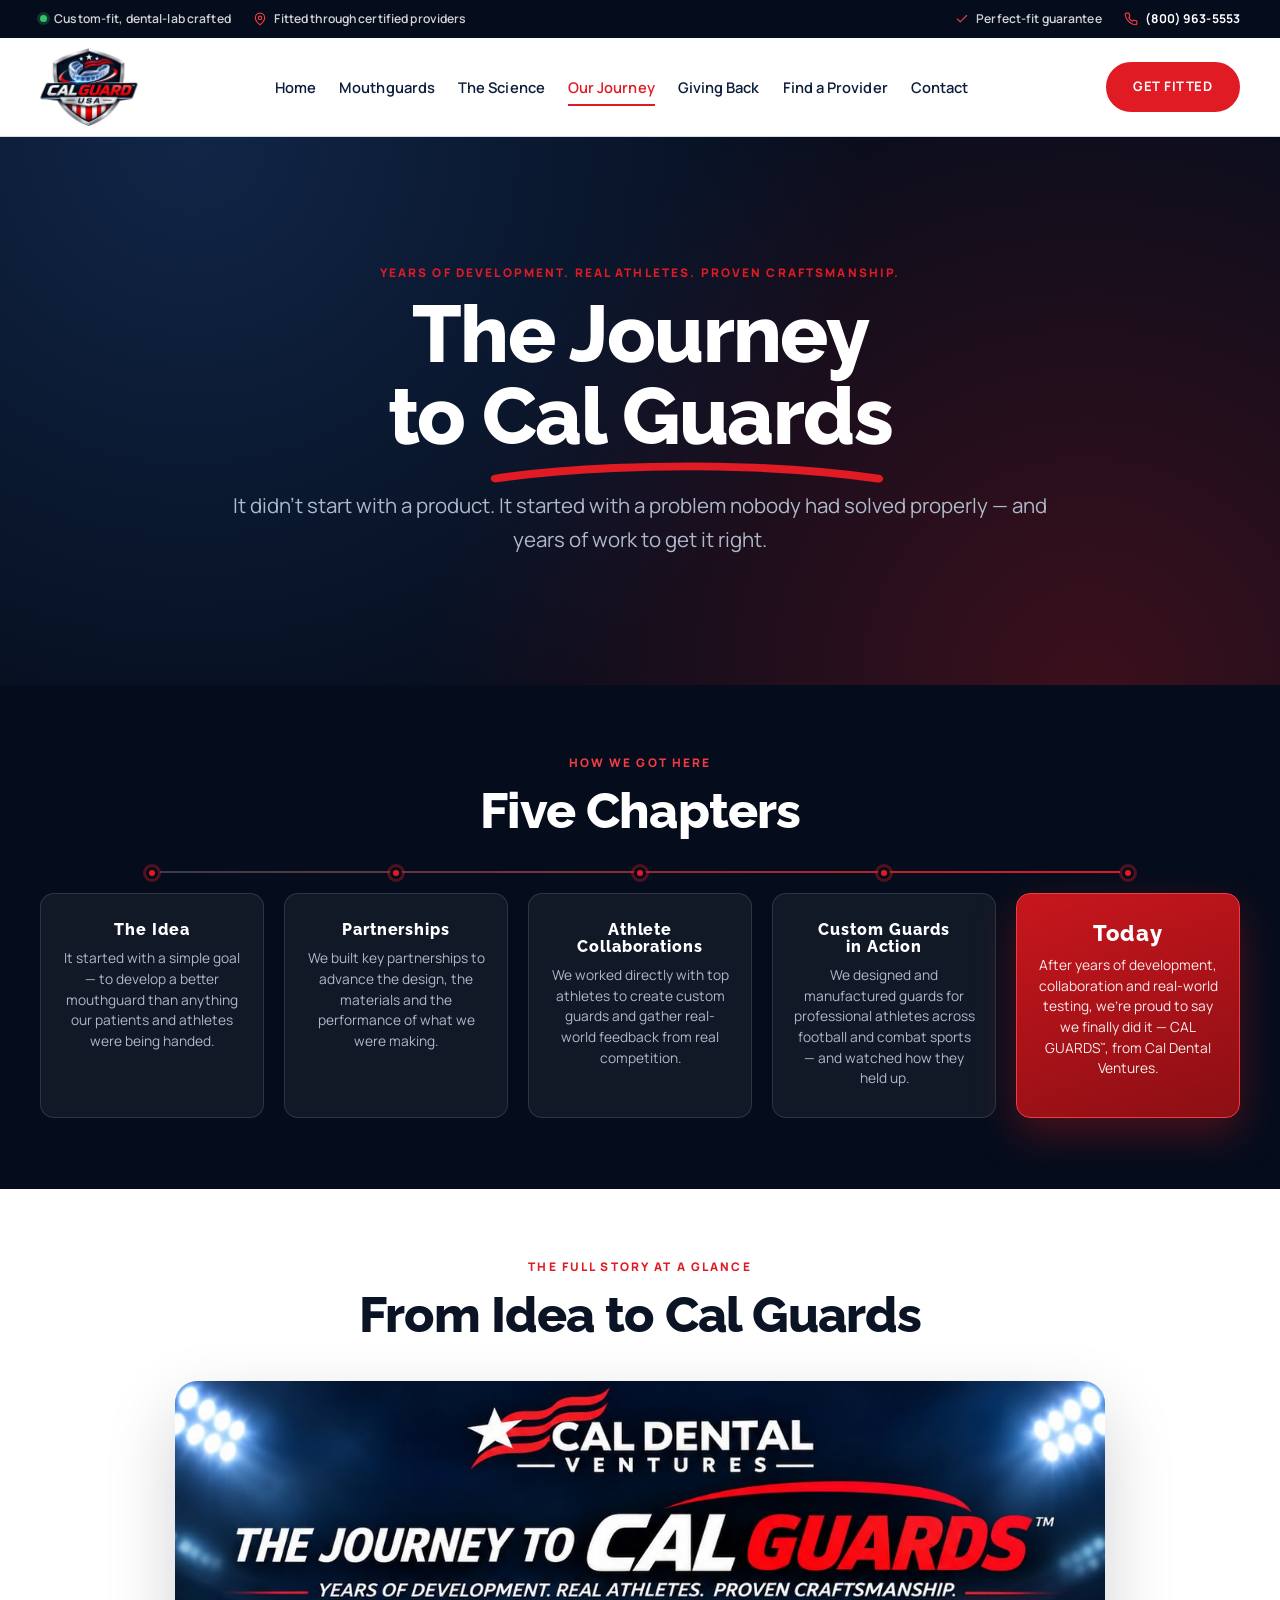
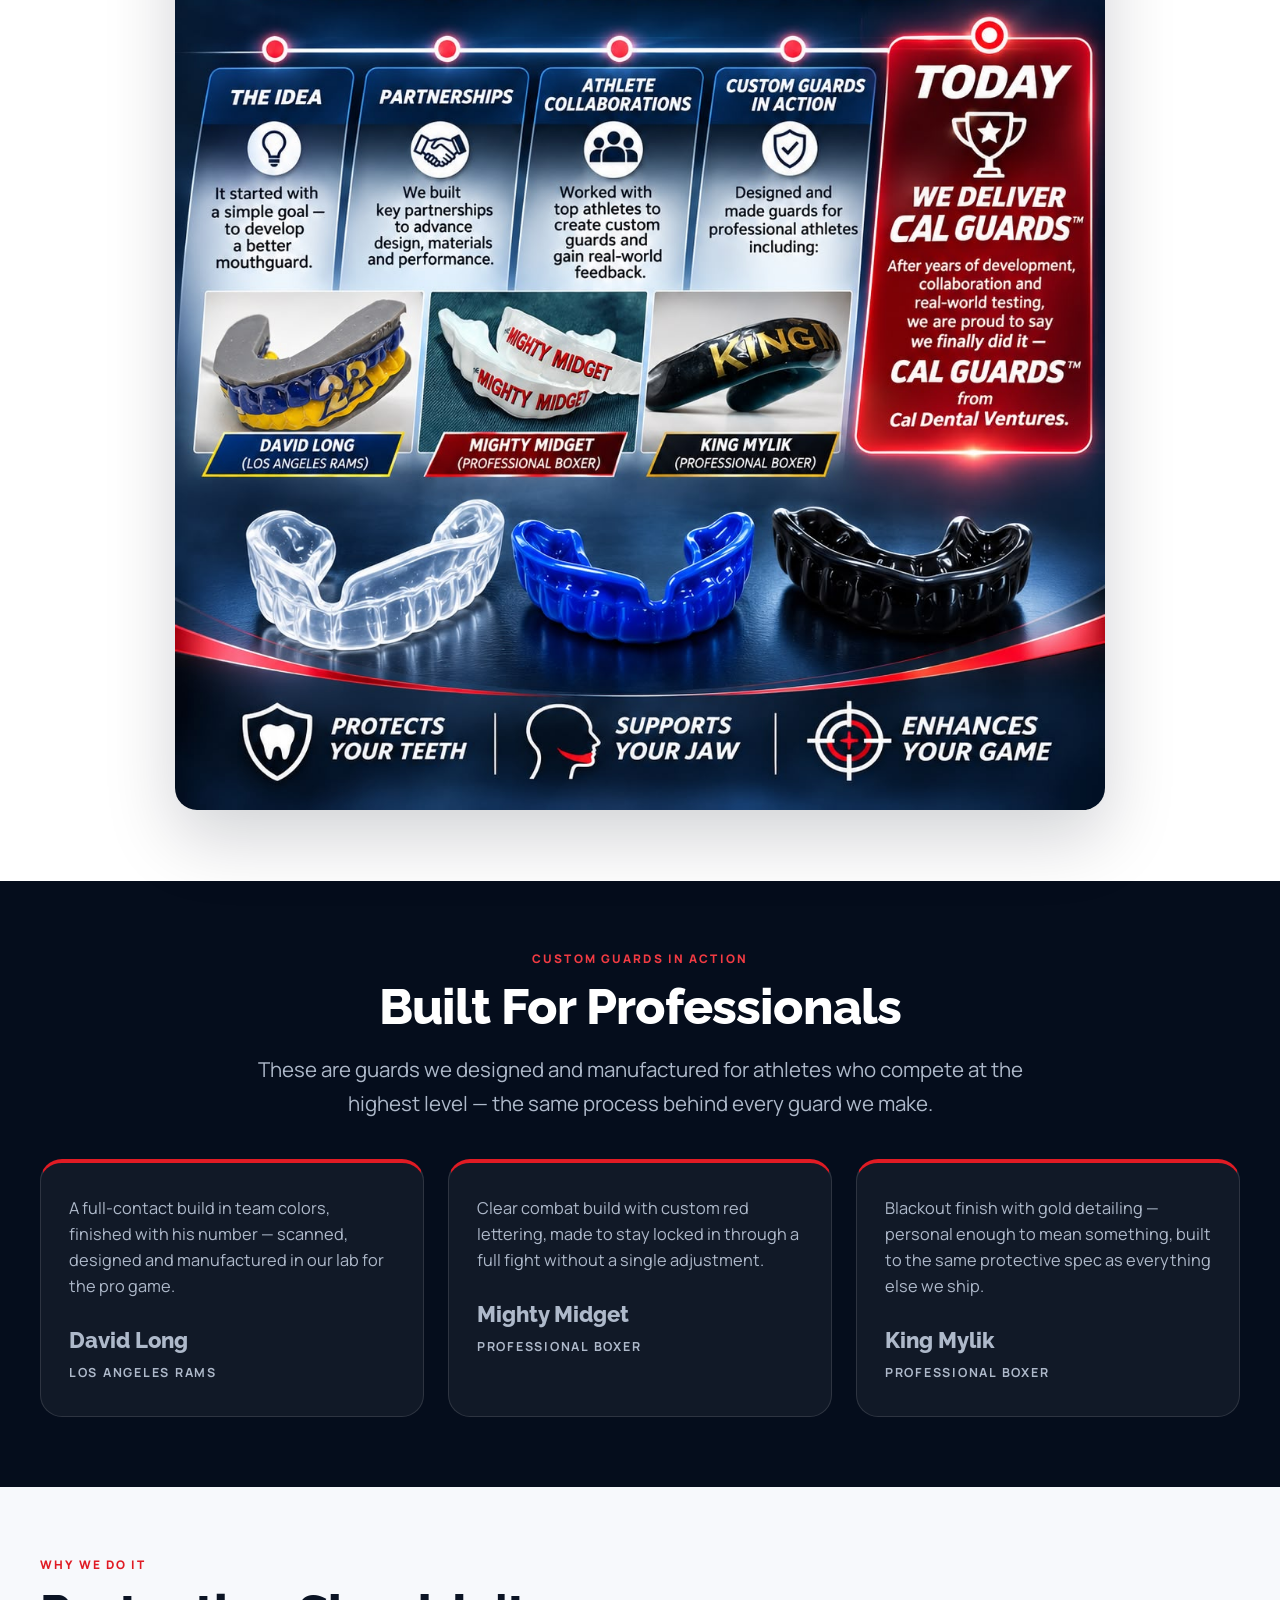
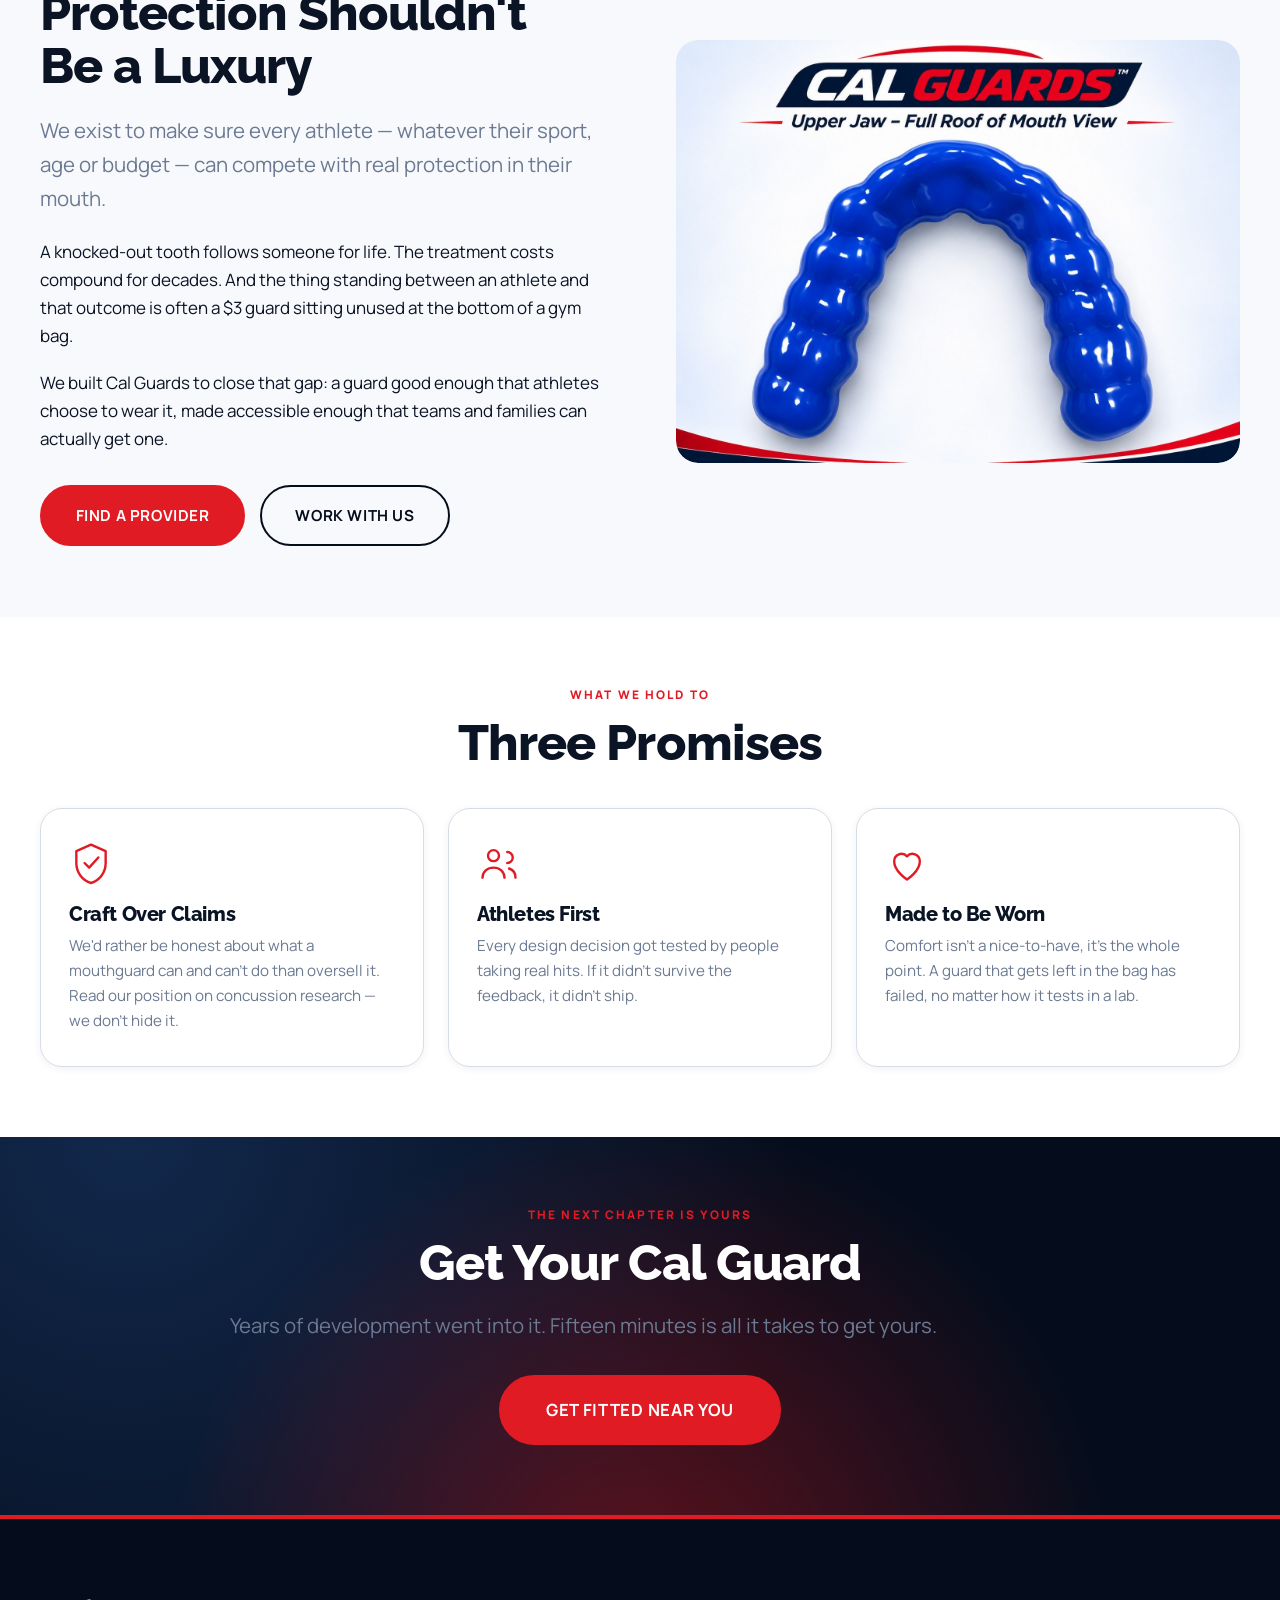
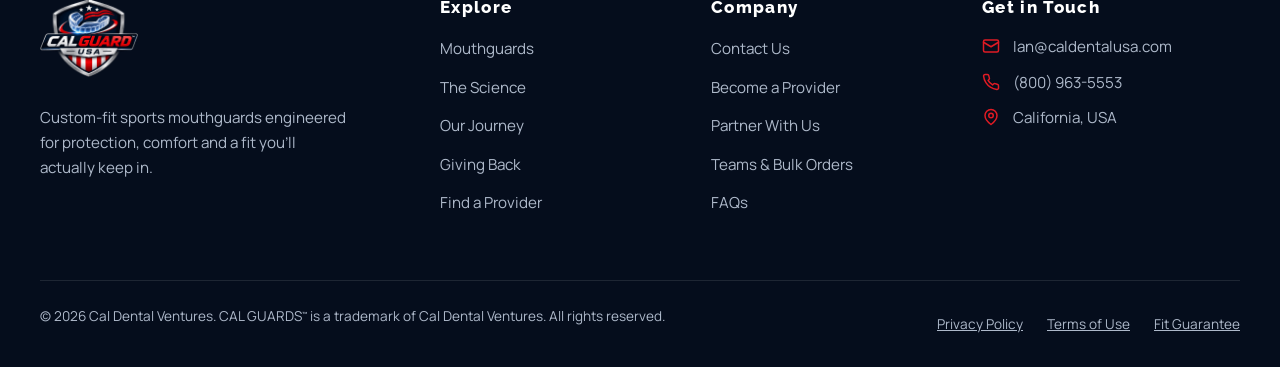
<file: journey.html>
<!DOCTYPE html>
<html lang="en">
<head>
<meta charset="utf-8">
<meta name="viewport" content="width=device-width, initial-scale=1">
<title>Our Journey | CAL GUARDS™ by Cal Dental Ventures</title>
<meta name="description" content="The journey to CAL GUARDS™ — years of development, key partnerships, athlete collaborations and real-world testing behind Cal Dental Ventures' custom sports mouthguards.">
<link rel="canonical" href="https://caldentalguardsusa.com/journey.html">
<link rel="preconnect" href="https://fonts.googleapis.com">
<link rel="preconnect" href="https://fonts.gstatic.com" crossorigin>
<link href="https://fonts.googleapis.com/css2?family=Raleway:ital,wght@0,400..900;1,400..900&family=Manrope:wght@200..800&display=swap" rel="stylesheet">
<link rel="stylesheet" href="assets/css/style.css">
</head>
<body>

<div class="topbar">
  <div class="wrap topbar__inner">
    <ul class="topbar__chips">
      <li><span class="dot"></span>Custom-fit, dental-lab crafted</li>
      <li><svg viewBox="0 0 24 24" fill="none" stroke="currentColor" stroke-width="2" stroke-linecap="round" stroke-linejoin="round" aria-hidden="true"><path d="M20 10c0 6-8 12-8 12s-8-6-8-12a8 8 0 0 1 16 0Z"/><circle cx="12" cy="10" r="3"/></svg>Fitted through certified providers</li>
    </ul>
    <ul class="topbar__chips topbar__chips--right">
      <li><svg viewBox="0 0 24 24" fill="none" stroke="currentColor" stroke-width="2" stroke-linecap="round" stroke-linejoin="round" aria-hidden="true"><path d="M20 6 9 17l-5-5"/></svg>Perfect-fit guarantee</li>
      <li><a href="tel:+18009635553"><svg viewBox="0 0 24 24" fill="none" stroke="currentColor" stroke-width="2" stroke-linecap="round" stroke-linejoin="round" aria-hidden="true"><path d="M22 16.9v3a2 2 0 0 1-2.2 2 19.8 19.8 0 0 1-8.6-3.1 19.5 19.5 0 0 1-6-6A19.8 19.8 0 0 1 2.1 4.2 2 2 0 0 1 4.1 2h3a2 2 0 0 1 2 1.7c.1 1 .4 1.9.7 2.8a2 2 0 0 1-.5 2.1L8.1 9.9a16 16 0 0 0 6 6l1.3-1.2a2 2 0 0 1 2.1-.5c.9.3 1.8.6 2.8.7a2 2 0 0 1 1.7 2Z"/></svg>(800) 963-5553</a></li>
    </ul>
  </div>
</div>

<header class="site-header">
  <div class="wrap nav">
    <a class="logo" href="index.html" aria-label="Cal Guard USA home">
      <img class="logo__img" src="assets/img/logo-mark.png" alt="Cal Guard USA" width="400" height="320">
    </a>
    <button class="nav__toggle" aria-expanded="false" aria-controls="primary-nav" aria-label="Toggle menu">
      <span></span><span></span><span></span>
    </button>
    <nav class="nav__links" id="primary-nav">
      <a href="index.html">Home</a>
      <a href="mouthguards.html">Mouthguards</a>
      <a href="science.html">The Science</a>
      <a href="journey.html" aria-current="page">Our Journey</a>
      <a href="giving-back.html">Giving Back</a>
      <a href="providers.html">Find a Provider</a>
      <a href="contact.html">Contact</a>
    </nav>
    <div class="nav__cta">
      <a class="btn" href="providers.html">Get Fitted</a>
    </div>
  </div>
</header>

<main>

<section class="page-hero">
  <div class="wrap wrap--narrow">
    <p class="eyebrow">Years of development. Real athletes. Proven craftsmanship.</p>
    <h1>The Journey to <span class="uline">Cal Guards</span></h1>
    <p class="lede">It didn't start with a product. It started with a problem nobody had solved properly — and years of work to get it right.</p>
  </div>
</section>

<!-- TIMELINE -->
<section class="section section--dark">
  <div class="wrap">
    <div class="section-head center">
      <p class="eyebrow reveal">How we got here</p>
      <h2 class="reveal" data-delay="1">Five Chapters</h2>
    </div>

    <div class="timeline">
      <article class="tl reveal">
        <h4>The Idea</h4>
        <p>It started with a simple goal — to develop a better mouthguard than anything our patients and athletes were being handed.</p>
      </article>
      <article class="tl reveal" data-delay="1">
        <h4>Partnerships</h4>
        <p>We built key partnerships to advance the design, the materials and the performance of what we were making.</p>
      </article>
      <article class="tl reveal" data-delay="2">
        <h4>Athlete Collaborations</h4>
        <p>We worked directly with top athletes to create custom guards and gather real-world feedback from real competition.</p>
      </article>
      <article class="tl reveal" data-delay="3">
        <h4>Custom Guards in Action</h4>
        <p>We designed and manufactured guards for professional athletes across football and combat sports — and watched how they held up.</p>
      </article>
      <article class="tl tl--now reveal" data-delay="4">
        <h4>Today</h4>
        <p>After years of development, collaboration and real-world testing, we're proud to say we finally did it — CAL GUARDS<span class="tm">™</span>, from Cal Dental Ventures.</p>
      </article>
    </div>
  </div>
</section>

<!-- INFOGRAPHIC -->
<section class="section">
  <div class="wrap wrap--narrow center">
    <p class="eyebrow reveal">The full story at a glance</p>
    <h2 class="reveal" data-delay="1">From Idea to Cal Guards</h2>
    <div class="reveal" data-delay="2" style="margin-top:2.5rem">
      <img src="assets/img/cal-guards-journey.jpg"
           alt="Infographic: the journey to Cal Guards, from the initial idea through partnerships, athlete collaborations and custom guards in action, to the Cal Guards delivered today"
           style="border-radius:var(--radius-lg);box-shadow:var(--shadow-lg)" loading="lazy">
    </div>
  </div>
</section>

<!-- ATHLETES -->
<section class="section section--dark">
  <div class="wrap">
    <div class="section-head center">
      <p class="eyebrow reveal">Custom guards in action</p>
      <h2 class="reveal" data-delay="1">Built For Professionals</h2>
      <p class="lede reveal" data-delay="2">These are guards we designed and manufactured for athletes who compete at the highest level — the same process behind every guard we make.</p>
    </div>

    <div class="athletes">
      <article class="athlete reveal">
        <p class="athlete__quote">A full-contact build in team colors, finished with his number — scanned, designed and manufactured in our lab for the pro game.</p>
        <p class="athlete__name">David Long</p>
        <p class="athlete__role">Los Angeles Rams</p>
      </article>
      <article class="athlete reveal" data-delay="1">
        <p class="athlete__quote">Clear combat build with custom red lettering, made to stay locked in through a full fight without a single adjustment.</p>
        <p class="athlete__name">Mighty Midget</p>
        <p class="athlete__role">Professional Boxer</p>
      </article>
      <article class="athlete reveal" data-delay="2">
        <p class="athlete__quote">Blackout finish with gold detailing — personal enough to mean something, built to the same protective spec as everything else we ship.</p>
        <p class="athlete__name">King Mylik</p>
        <p class="athlete__role">Professional Boxer</p>
      </article>
    </div>
  </div>
</section>

<!-- MISSION -->
<section class="section section--alt">
  <div class="wrap">
    <div class="split">
      <div class="split__body reveal" data-reveal="right">
        <p class="eyebrow">Why we do it</p>
        <h2>Protection Shouldn't Be a Luxury</h2>
        <p class="lede">We exist to make sure every athlete — whatever their sport, age or budget — can compete with real protection in their mouth.</p>
        <p>A knocked-out tooth follows someone for life. The treatment costs compound for decades. And the thing standing between an athlete and that outcome is often a $3 guard sitting unused at the bottom of a gym bag.</p>
        <p>We built Cal Guards to close that gap: a guard good enough that athletes choose to wear it, made accessible enough that teams and families can actually get one.</p>
        <div class="btn-row">
          <a class="btn" href="providers.html">Find a Provider</a>
          <a class="btn btn--outline" href="contact.html">Work With Us</a>
        </div>
      </div>
      <div class="split__media reveal" data-reveal="left" data-delay="1">
        <img src="assets/img/cal-guards-arch-plate.jpg" alt="Cal Guards mouthguard, upper jaw full roof of mouth view" loading="lazy" width="1448" height="1086">
      </div>
    </div>
  </div>
</section>

<!-- VALUES -->
<section class="section">
  <div class="wrap">
    <div class="section-head center">
      <p class="eyebrow reveal">What we hold to</p>
      <h2 class="reveal" data-delay="1">Three Promises</h2>
    </div>

    <div class="features">
      <article class="feature reveal">
        <svg class="feature__icon" viewBox="0 0 48 48" fill="none" stroke="currentColor" stroke-width="2.6" stroke-linecap="round" stroke-linejoin="round" aria-hidden="true">
          <path d="M24 4 8 11v13c0 10.5 6.8 19.4 16 21.8C33.2 43.4 40 34.5 40 24V11Z"/><path d="m17 24 5 5 10-11"/>
        </svg>
        <h3>Craft Over Claims</h3>
        <p>We'd rather be honest about what a mouthguard can and can't do than oversell it. Read our position on concussion research — we don't hide it.</p>
      </article>

      <article class="feature reveal" data-delay="1">
        <svg class="feature__icon" viewBox="0 0 48 48" fill="none" stroke="currentColor" stroke-width="2.6" stroke-linecap="round" stroke-linejoin="round" aria-hidden="true">
          <circle cx="18" cy="16" r="6"/><path d="M6 40c0-6.6 5.4-11 12-11s12 4.4 12 11"/><path d="M33 12a6 6 0 0 1 0 12M42 40c0-5-2.6-8.6-7-10"/>
        </svg>
        <h3>Athletes First</h3>
        <p>Every design decision got tested by people taking real hits. If it didn't survive the feedback, it didn't ship.</p>
      </article>

      <article class="feature reveal" data-delay="2">
        <svg class="feature__icon" viewBox="0 0 48 48" fill="none" stroke="currentColor" stroke-width="2.6" stroke-linecap="round" stroke-linejoin="round" aria-hidden="true">
          <path d="M24 42s14-9 14-20a8 8 0 0 0-14-5.2A8 8 0 0 0 10 22c0 11 14 20 14 20Z"/>
        </svg>
        <h3>Made to Be Worn</h3>
        <p>Comfort isn't a nice-to-have, it's the whole point. A guard that gets left in the bag has failed, no matter how it tests in a lab.</p>
      </article>
    </div>
  </div>
</section>

<section class="section cta">
  <div class="wrap wrap--narrow">
    <p class="eyebrow reveal">The next chapter is yours</p>
    <h2 class="reveal" data-delay="1">Get Your Cal Guard</h2>
    <p class="lede center reveal" data-delay="2">Years of development went into it. Fifteen minutes is all it takes to get yours.</p>
    <div class="btn-row reveal" data-delay="3">
      <a class="btn btn--lg" href="providers.html">Get Fitted Near You</a>
    </div>
  </div>
</section>

</main>

<footer class="site-footer">
  <div class="wrap">
    <div class="footer__grid footer">
      <div class="footer__about">
        <a class="logo" href="index.html" aria-label="Cal Guard USA home">
      <img class="logo__img" src="assets/img/logo-mark.png" alt="Cal Guard USA" width="400" height="320">
    </a>
        <p>Custom-fit sports mouthguards engineered for protection, comfort and a fit you'll actually keep in.</p>
      </div>
      <div>
        <h4>Explore</h4>
        <ul>
          <li><a href="mouthguards.html">Mouthguards</a></li>
          <li><a href="science.html">The Science</a></li>
          <li><a href="journey.html">Our Journey</a></li>
          <li><a href="giving-back.html">Giving Back</a></li>
          <li><a href="providers.html">Find a Provider</a></li>
        </ul>
      </div>
      <div>
        <h4>Company</h4>
        <ul>
          <li><a href="contact.html">Contact Us</a></li>
          <li><a href="providers.html#partner">Become a Provider</a></li>
          <li><a href="giving-back.html#partner">Partner With Us</a></li>
          <li><a href="mouthguards.html#teams">Teams &amp; Bulk Orders</a></li>
          <li><a href="contact.html#faq">FAQs</a></li>
        </ul>
      </div>
      <div>
        <h4>Get in Touch</h4>
        <ul class="footer__contact">
          <li>
            <svg viewBox="0 0 24 24" fill="none" stroke="currentColor" stroke-width="2" stroke-linecap="round" stroke-linejoin="round" aria-hidden="true"><rect x="2" y="4" width="20" height="16" rx="2"/><path d="m22 7-10 6L2 7"/></svg>
            <a href="mailto:Ian@caldentalusa.com">Ian@caldentalusa.com</a>
          </li>
          <li>
            <svg viewBox="0 0 24 24" fill="none" stroke="currentColor" stroke-width="2" stroke-linecap="round" stroke-linejoin="round" aria-hidden="true"><path d="M22 16.9v3a2 2 0 0 1-2.2 2 19.8 19.8 0 0 1-8.6-3.1 19.5 19.5 0 0 1-6-6A19.8 19.8 0 0 1 2.1 4.2 2 2 0 0 1 4.1 2h3a2 2 0 0 1 2 1.7c.1 1 .4 1.9.7 2.8a2 2 0 0 1-.5 2.1L8.1 9.9a16 16 0 0 0 6 6l1.3-1.2a2 2 0 0 1 2.1-.5c.9.3 1.8.6 2.8.7a2 2 0 0 1 1.7 2Z"/></svg>
            <a href="tel:+18009635553">(800) 963-5553</a>
          </li>
          <li>
            <svg viewBox="0 0 24 24" fill="none" stroke="currentColor" stroke-width="2" stroke-linecap="round" stroke-linejoin="round" aria-hidden="true"><path d="M20 10c0 6-8 12-8 12s-8-6-8-12a8 8 0 0 1 16 0Z"/><circle cx="12" cy="10" r="3"/></svg>
            <span>California, USA</span>
          </li>
        </ul>
      </div>
    </div>
    <div class="footer__bottom">
      <p>&copy; <span data-year>2026</span> Cal Dental Ventures. CAL GUARDS<span class="tm">™</span> is a trademark of Cal Dental Ventures. All rights reserved.</p>
      <nav>
        <a href="#">Privacy Policy</a>
        <a href="#">Terms of Use</a>
        <a href="#">Fit Guarantee</a>
      </nav>
    </div>
  </div>
</footer>

<script src="assets/js/main.js"></script>
</body>
</html>
</file>
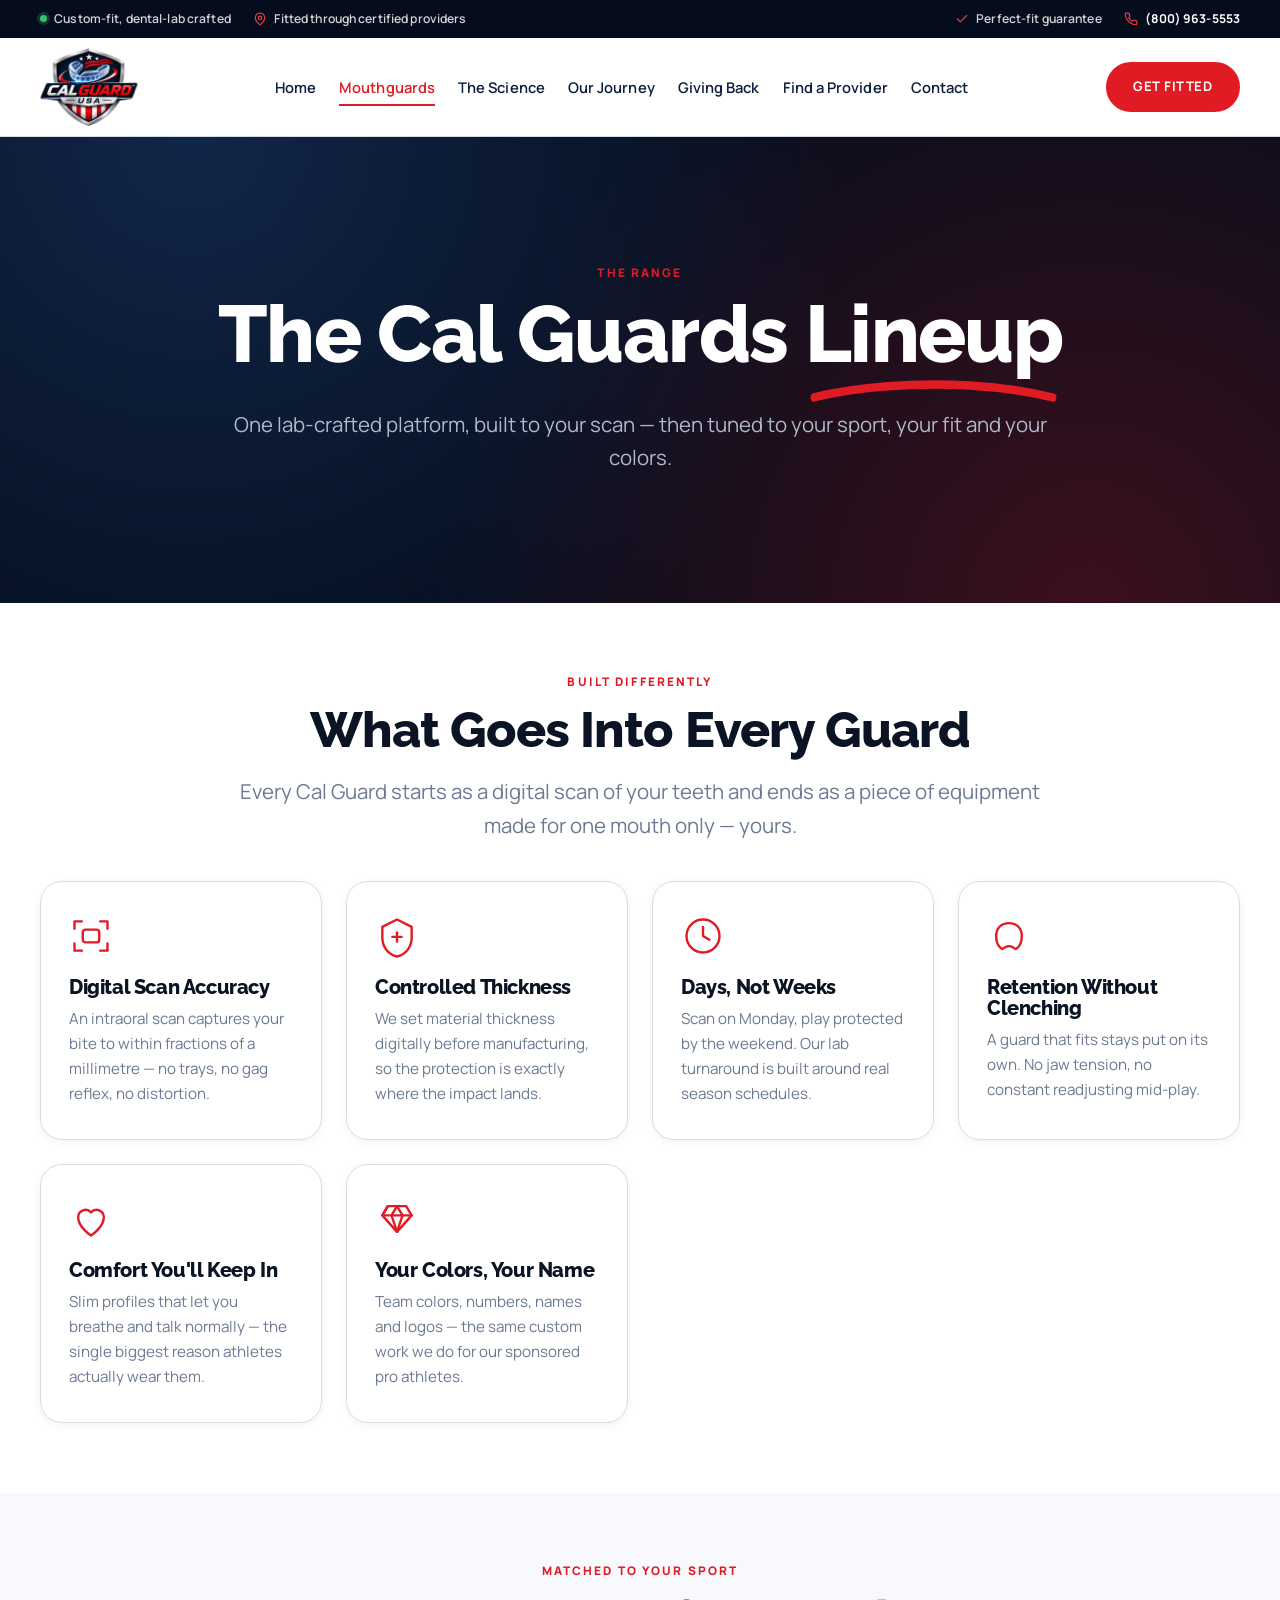
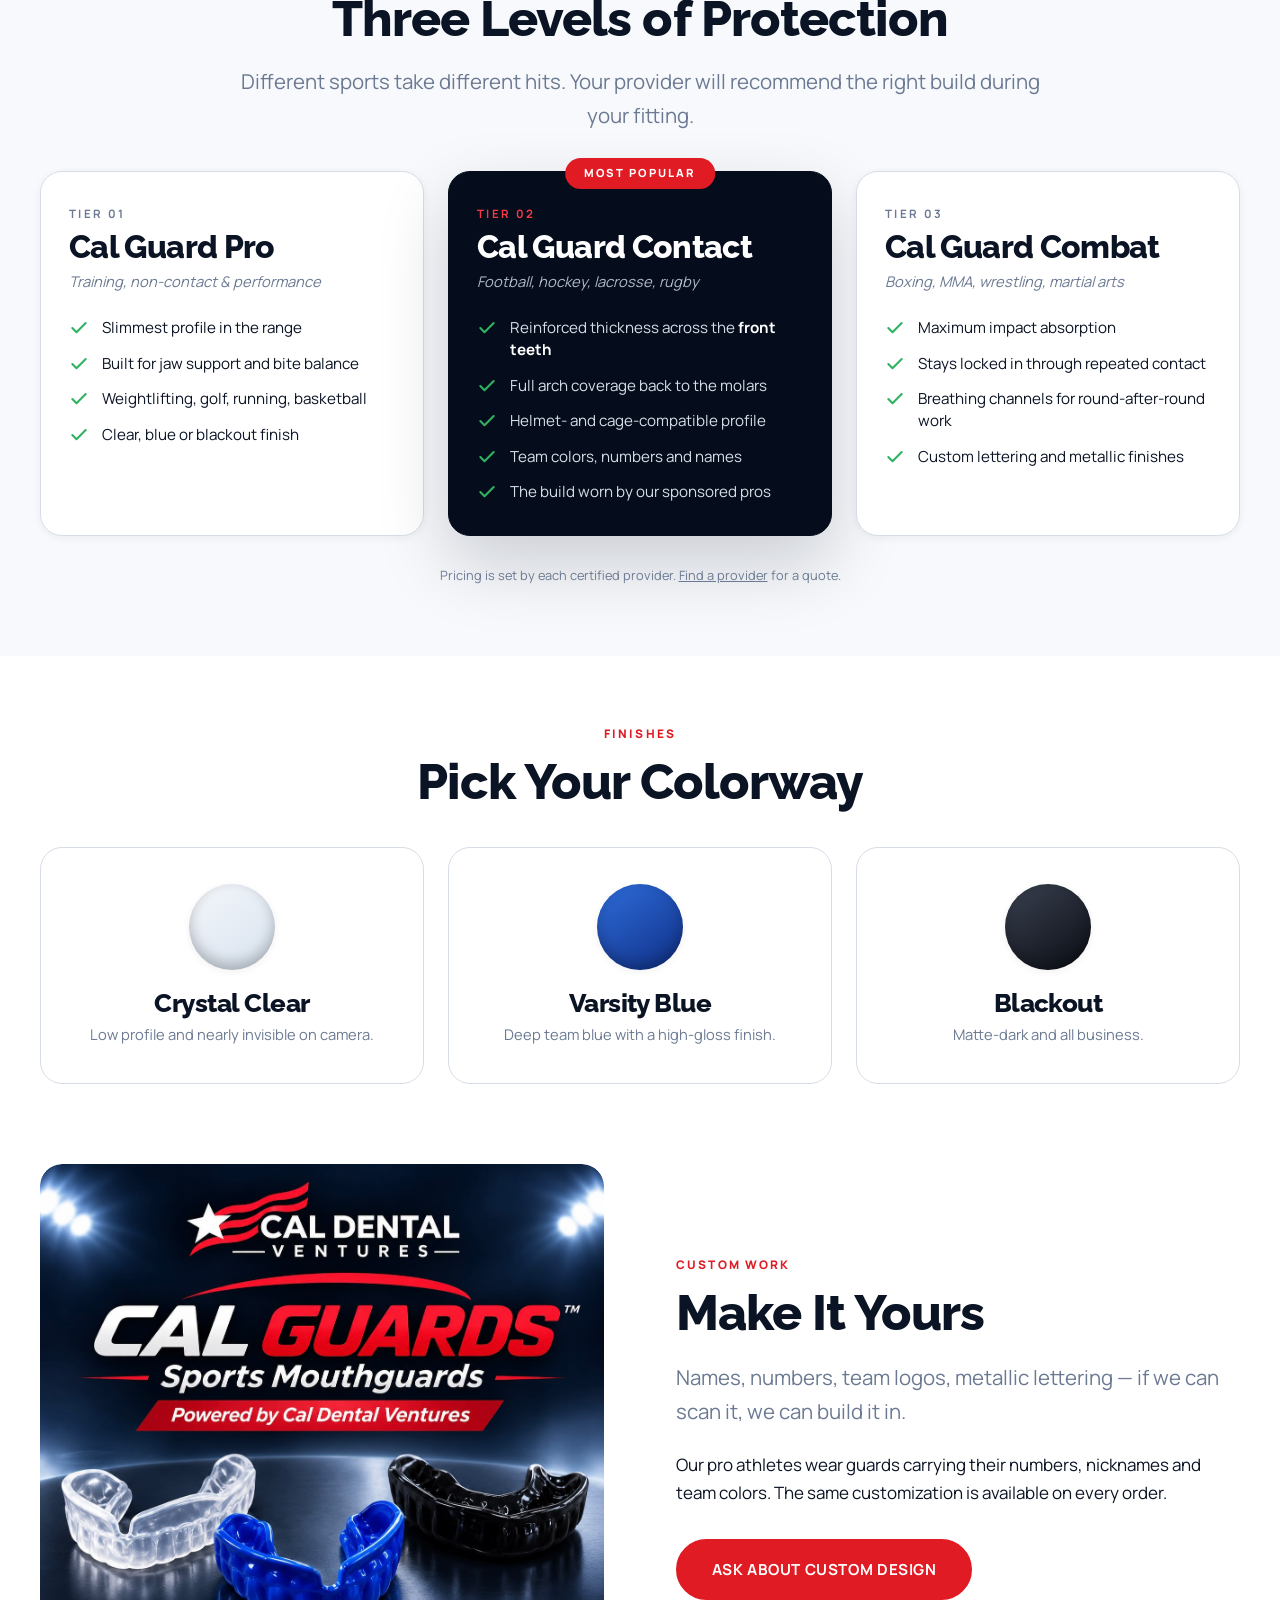
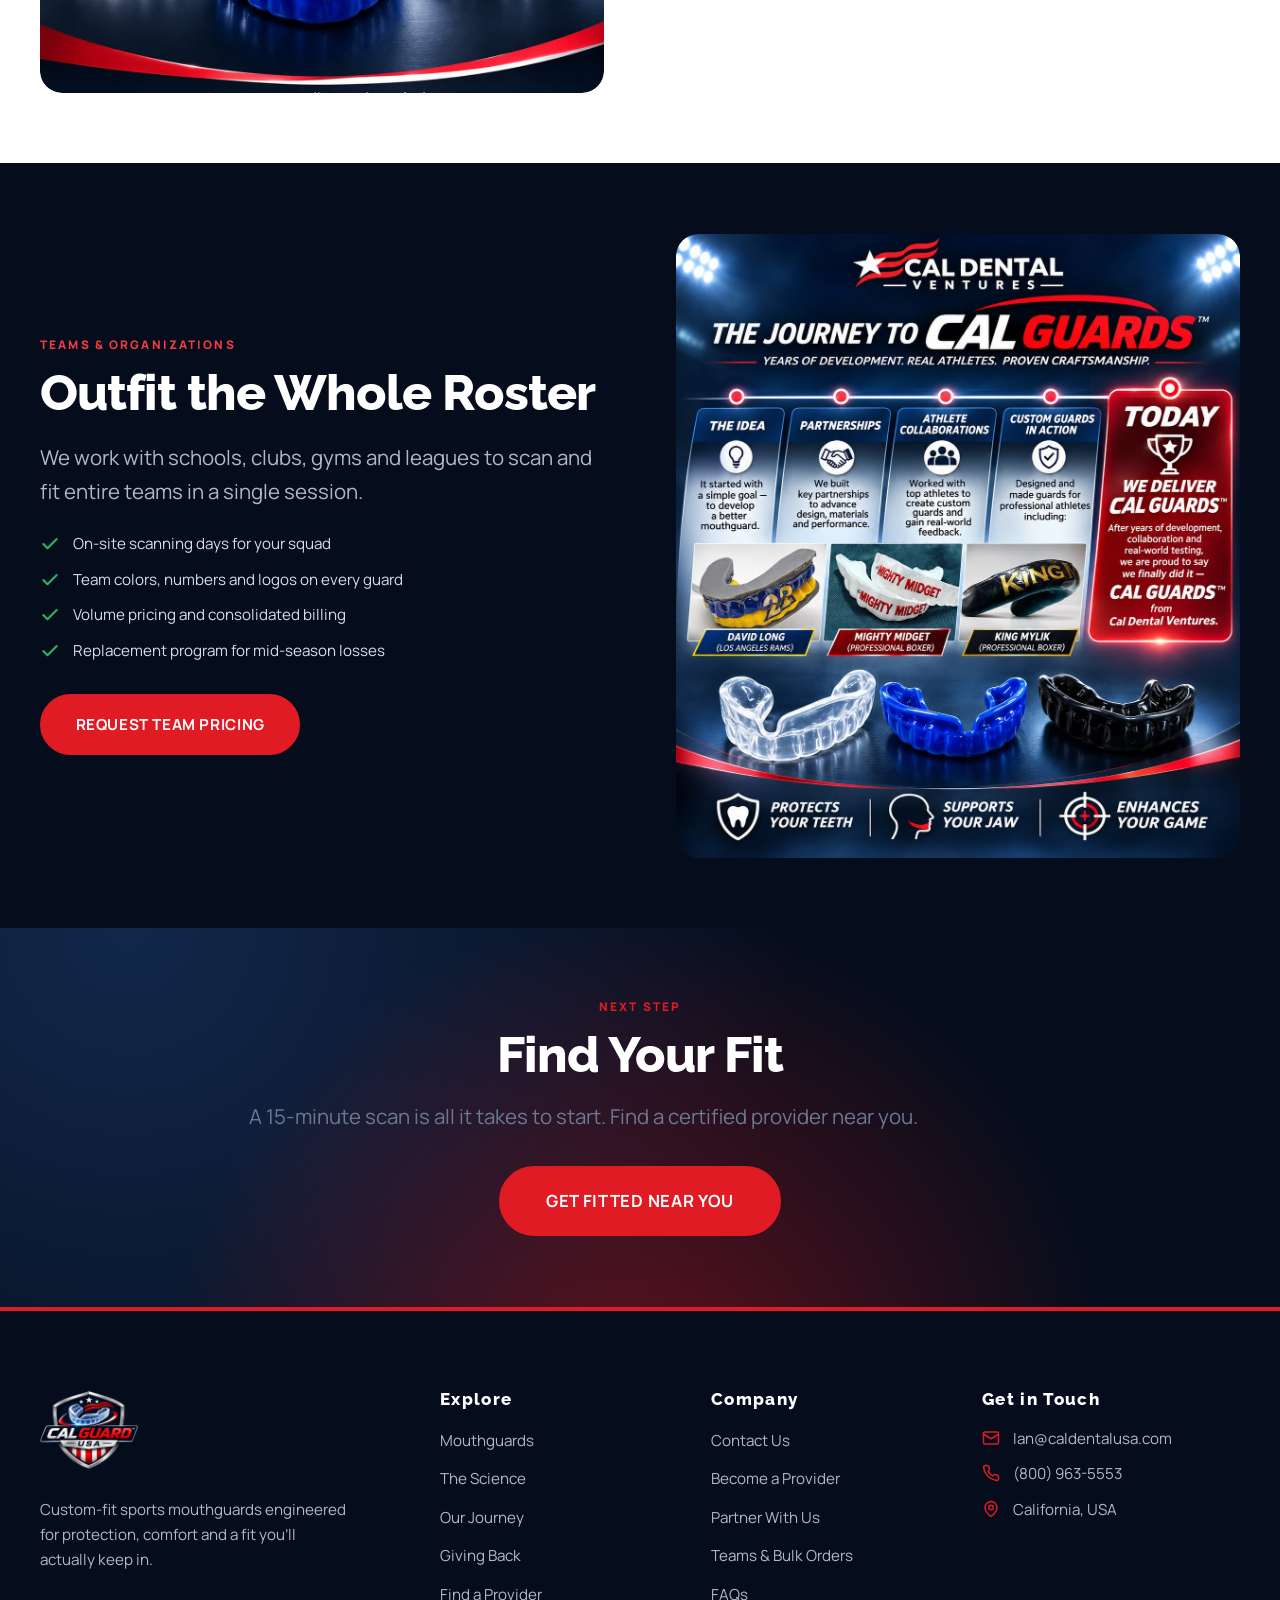
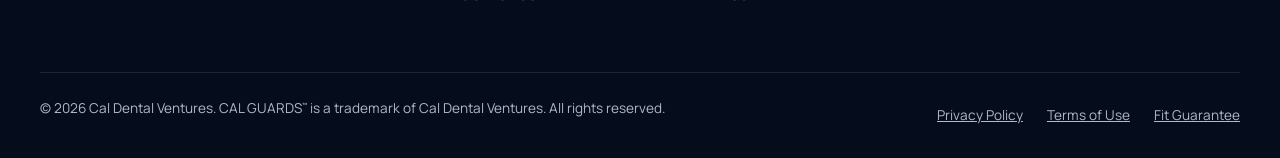
<file: mouthguards.html>
<!DOCTYPE html>
<html lang="en">
<head>
<meta charset="utf-8">
<meta name="viewport" content="width=device-width, initial-scale=1">
<title>Mouthguards | CAL GUARDS™ by Cal Dental Ventures</title>
<meta name="description" content="Explore the CAL GUARDS™ range — custom-fit sports mouthguards built from your dental scan. Three colorways, sport-specific thicknesses, custom team branding and bulk orders.">
<link rel="canonical" href="https://caldentalguardsusa.com/mouthguards.html">
<link rel="preconnect" href="https://fonts.googleapis.com">
<link rel="preconnect" href="https://fonts.gstatic.com" crossorigin>
<link href="https://fonts.googleapis.com/css2?family=Raleway:ital,wght@0,400..900;1,400..900&family=Manrope:wght@200..800&display=swap" rel="stylesheet">
<link rel="stylesheet" href="assets/css/style.css">
</head>
<body>

<div class="topbar">
  <div class="wrap topbar__inner">
    <ul class="topbar__chips">
      <li><span class="dot"></span>Custom-fit, dental-lab crafted</li>
      <li><svg viewBox="0 0 24 24" fill="none" stroke="currentColor" stroke-width="2" stroke-linecap="round" stroke-linejoin="round" aria-hidden="true"><path d="M20 10c0 6-8 12-8 12s-8-6-8-12a8 8 0 0 1 16 0Z"/><circle cx="12" cy="10" r="3"/></svg>Fitted through certified providers</li>
    </ul>
    <ul class="topbar__chips topbar__chips--right">
      <li><svg viewBox="0 0 24 24" fill="none" stroke="currentColor" stroke-width="2" stroke-linecap="round" stroke-linejoin="round" aria-hidden="true"><path d="M20 6 9 17l-5-5"/></svg>Perfect-fit guarantee</li>
      <li><a href="tel:+18009635553"><svg viewBox="0 0 24 24" fill="none" stroke="currentColor" stroke-width="2" stroke-linecap="round" stroke-linejoin="round" aria-hidden="true"><path d="M22 16.9v3a2 2 0 0 1-2.2 2 19.8 19.8 0 0 1-8.6-3.1 19.5 19.5 0 0 1-6-6A19.8 19.8 0 0 1 2.1 4.2 2 2 0 0 1 4.1 2h3a2 2 0 0 1 2 1.7c.1 1 .4 1.9.7 2.8a2 2 0 0 1-.5 2.1L8.1 9.9a16 16 0 0 0 6 6l1.3-1.2a2 2 0 0 1 2.1-.5c.9.3 1.8.6 2.8.7a2 2 0 0 1 1.7 2Z"/></svg>(800) 963-5553</a></li>
    </ul>
  </div>
</div>

<header class="site-header">
  <div class="wrap nav">
    <a class="logo" href="index.html" aria-label="Cal Guard USA home">
      <img class="logo__img" src="assets/img/logo-mark.png" alt="Cal Guard USA" width="400" height="320">
    </a>
    <button class="nav__toggle" aria-expanded="false" aria-controls="primary-nav" aria-label="Toggle menu">
      <span></span><span></span><span></span>
    </button>
    <nav class="nav__links" id="primary-nav">
      <a href="index.html">Home</a>
      <a href="mouthguards.html" aria-current="page">Mouthguards</a>
      <a href="science.html">The Science</a>
      <a href="journey.html">Our Journey</a>
      <a href="giving-back.html">Giving Back</a>
      <a href="providers.html">Find a Provider</a>
      <a href="contact.html">Contact</a>
    </nav>
    <div class="nav__cta">
      <a class="btn" href="providers.html">Get Fitted</a>
    </div>
  </div>
</header>

<main>

<section class="page-hero">
  <div class="wrap wrap--narrow">
    <p class="eyebrow">The range</p>
    <h1>The Cal Guards <span class="uline">Lineup</span></h1>
    <p class="lede">One lab-crafted platform, built to your scan — then tuned to your sport, your fit and your colors.</p>
  </div>
</section>

<!-- WHAT MAKES IT DIFFERENT -->
<section class="section">
  <div class="wrap">
    <div class="section-head center">
      <p class="eyebrow reveal">Built differently</p>
      <h2 class="reveal" data-delay="1">What Goes Into Every Guard</h2>
      <p class="lede reveal" data-delay="2">Every Cal Guard starts as a digital scan of your teeth and ends as a piece of equipment made for one mouth only — yours.</p>
    </div>

    <div class="features">
      <article class="feature reveal">
        <svg class="feature__icon" viewBox="0 0 48 48" fill="none" stroke="currentColor" stroke-width="2.6" stroke-linecap="round" stroke-linejoin="round" aria-hidden="true">
          <path d="M6 16V8h8M42 16V8h-8M6 32v8h8M42 32v8h-8"/><rect x="15" y="17" width="18" height="14" rx="3"/>
        </svg>
        <h3>Digital Scan Accuracy</h3>
        <p>An intraoral scan captures your bite to within fractions of a millimetre — no trays, no gag reflex, no distortion.</p>
      </article>

      <article class="feature reveal" data-delay="1">
        <svg class="feature__icon" viewBox="0 0 48 48" fill="none" stroke="currentColor" stroke-width="2.6" stroke-linecap="round" stroke-linejoin="round" aria-hidden="true">
          <path d="M24 6 8 14v12c0 10 6.8 18.4 16 20.4C33.2 44.4 40 36 40 26V14Z"/><path d="M24 20v10"/><path d="M19 25h10"/>
        </svg>
        <h3>Controlled Thickness</h3>
        <p>We set material thickness digitally before manufacturing, so the protection is exactly where the impact lands.</p>
      </article>

      <article class="feature reveal" data-delay="2">
        <svg class="feature__icon" viewBox="0 0 48 48" fill="none" stroke="currentColor" stroke-width="2.6" stroke-linecap="round" stroke-linejoin="round" aria-hidden="true">
          <circle cx="24" cy="24" r="18"/><path d="M24 14v10l7 4"/>
        </svg>
        <h3>Days, Not Weeks</h3>
        <p>Scan on Monday, play protected by the weekend. Our lab turnaround is built around real season schedules.</p>
      </article>

      <article class="feature reveal">
        <svg class="feature__icon" viewBox="0 0 48 48" fill="none" stroke="currentColor" stroke-width="2.6" stroke-linecap="round" stroke-linejoin="round" aria-hidden="true">
          <path d="M10 24c0-9 6-14 14-14s14 5 14 14c0 7-3 12-6 14-2 1.4-2.4-3-8-3s-6 4.4-8 3c-3-2-6-7-6-14Z"/>
        </svg>
        <h3>Retention Without Clenching</h3>
        <p>A guard that fits stays put on its own. No jaw tension, no constant readjusting mid-play.</p>
      </article>

      <article class="feature reveal" data-delay="1">
        <svg class="feature__icon" viewBox="0 0 48 48" fill="none" stroke="currentColor" stroke-width="2.6" stroke-linecap="round" stroke-linejoin="round" aria-hidden="true">
          <path d="M24 42s14-9 14-20a8 8 0 0 0-14-5.2A8 8 0 0 0 10 22c0 11 14 20 14 20Z"/>
        </svg>
        <h3>Comfort You'll Keep In</h3>
        <p>Slim profiles that let you breathe and talk normally — the single biggest reason athletes actually wear them.</p>
      </article>

      <article class="feature reveal" data-delay="2">
        <svg class="feature__icon" viewBox="0 0 48 48" fill="none" stroke="currentColor" stroke-width="2.6" stroke-linecap="round" stroke-linejoin="round" aria-hidden="true">
          <path d="M14 10h20l6 10-16 18L8 20Z"/><path d="M14 10 8 20h32"/><path d="m24 10-6 10 6 18 6-18-6-10"/>
        </svg>
        <h3>Your Colors, Your Name</h3>
        <p>Team colors, numbers, names and logos — the same custom work we do for our sponsored pro athletes.</p>
      </article>
    </div>
  </div>
</section>

<!-- SPORT TIERS -->
<section class="section section--alt">
  <div class="wrap">
    <div class="section-head center">
      <p class="eyebrow reveal">Matched to your sport</p>
      <h2 class="reveal" data-delay="1">Three Levels of Protection</h2>
      <p class="lede reveal" data-delay="2">Different sports take different hits. Your provider will recommend the right build during your fitting.</p>
    </div>

    <div class="compare">
      <article class="card reveal" data-reveal="scale">
        <p class="card__label">Tier 01</p>
        <h3 class="card__title">Cal Guard Pro</h3>
        <p class="card__sub">Training, non-contact &amp; performance</p>
        <ul class="check-list">
          <li><svg class="yes" viewBox="0 0 24 24" fill="none" stroke="currentColor" stroke-width="2.5" stroke-linecap="round" stroke-linejoin="round" aria-hidden="true"><path d="M20 6 9 17l-5-5"/></svg><span>Slimmest profile in the range</span></li>
          <li><svg class="yes" viewBox="0 0 24 24" fill="none" stroke="currentColor" stroke-width="2.5" stroke-linecap="round" stroke-linejoin="round" aria-hidden="true"><path d="M20 6 9 17l-5-5"/></svg><span>Built for jaw support and bite balance</span></li>
          <li><svg class="yes" viewBox="0 0 24 24" fill="none" stroke="currentColor" stroke-width="2.5" stroke-linecap="round" stroke-linejoin="round" aria-hidden="true"><path d="M20 6 9 17l-5-5"/></svg><span>Weightlifting, golf, running, basketball</span></li>
          <li><svg class="yes" viewBox="0 0 24 24" fill="none" stroke="currentColor" stroke-width="2.5" stroke-linecap="round" stroke-linejoin="round" aria-hidden="true"><path d="M20 6 9 17l-5-5"/></svg><span>Clear, blue or blackout finish</span></li>
        </ul>
      </article>

      <article class="card card--featured reveal" data-reveal="scale" data-delay="1">
        <span class="card__flag">Most Popular</span>
        <p class="card__label">Tier 02</p>
        <h3 class="card__title">Cal Guard Contact</h3>
        <p class="card__sub">Football, hockey, lacrosse, rugby</p>
        <ul class="check-list">
          <li><svg class="yes" viewBox="0 0 24 24" fill="none" stroke="currentColor" stroke-width="2.5" stroke-linecap="round" stroke-linejoin="round" aria-hidden="true"><path d="M20 6 9 17l-5-5"/></svg><span>Reinforced thickness across the <strong>front teeth</strong></span></li>
          <li><svg class="yes" viewBox="0 0 24 24" fill="none" stroke="currentColor" stroke-width="2.5" stroke-linecap="round" stroke-linejoin="round" aria-hidden="true"><path d="M20 6 9 17l-5-5"/></svg><span>Full arch coverage back to the molars</span></li>
          <li><svg class="yes" viewBox="0 0 24 24" fill="none" stroke="currentColor" stroke-width="2.5" stroke-linecap="round" stroke-linejoin="round" aria-hidden="true"><path d="M20 6 9 17l-5-5"/></svg><span>Helmet- and cage-compatible profile</span></li>
          <li><svg class="yes" viewBox="0 0 24 24" fill="none" stroke="currentColor" stroke-width="2.5" stroke-linecap="round" stroke-linejoin="round" aria-hidden="true"><path d="M20 6 9 17l-5-5"/></svg><span>Team colors, numbers and names</span></li>
          <li><svg class="yes" viewBox="0 0 24 24" fill="none" stroke="currentColor" stroke-width="2.5" stroke-linecap="round" stroke-linejoin="round" aria-hidden="true"><path d="M20 6 9 17l-5-5"/></svg><span>The build worn by our sponsored pros</span></li>
        </ul>
      </article>

      <article class="card reveal" data-reveal="scale" data-delay="2">
        <p class="card__label">Tier 03</p>
        <h3 class="card__title">Cal Guard Combat</h3>
        <p class="card__sub">Boxing, MMA, wrestling, martial arts</p>
        <ul class="check-list">
          <li><svg class="yes" viewBox="0 0 24 24" fill="none" stroke="currentColor" stroke-width="2.5" stroke-linecap="round" stroke-linejoin="round" aria-hidden="true"><path d="M20 6 9 17l-5-5"/></svg><span>Maximum impact absorption</span></li>
          <li><svg class="yes" viewBox="0 0 24 24" fill="none" stroke="currentColor" stroke-width="2.5" stroke-linecap="round" stroke-linejoin="round" aria-hidden="true"><path d="M20 6 9 17l-5-5"/></svg><span>Stays locked in through repeated contact</span></li>
          <li><svg class="yes" viewBox="0 0 24 24" fill="none" stroke="currentColor" stroke-width="2.5" stroke-linecap="round" stroke-linejoin="round" aria-hidden="true"><path d="M20 6 9 17l-5-5"/></svg><span>Breathing channels for round-after-round work</span></li>
          <li><svg class="yes" viewBox="0 0 24 24" fill="none" stroke="currentColor" stroke-width="2.5" stroke-linecap="round" stroke-linejoin="round" aria-hidden="true"><path d="M20 6 9 17l-5-5"/></svg><span>Custom lettering and metallic finishes</span></li>
        </ul>
      </article>
    </div>

    <p class="sources reveal">Pricing is set by each certified provider. <a href="providers.html">Find a provider</a> for a quote.</p>
  </div>
</section>

<!-- COLORWAYS -->
<section class="section">
  <div class="wrap">
    <div class="section-head center">
      <p class="eyebrow reveal">Finishes</p>
      <h2 class="reveal" data-delay="1">Pick Your Colorway</h2>
    </div>

    <div class="colorways">
      <article class="cw reveal">
        <div class="cw__swatch cw__swatch--clear"></div>
        <h3>Crystal Clear</h3>
        <p>Low profile and nearly invisible on camera.</p>
      </article>
      <article class="cw reveal" data-delay="1">
        <div class="cw__swatch cw__swatch--blue"></div>
        <h3>Varsity Blue</h3>
        <p>Deep team blue with a high-gloss finish.</p>
      </article>
      <article class="cw reveal" data-delay="2">
        <div class="cw__swatch cw__swatch--black"></div>
        <h3>Blackout</h3>
        <p>Matte-dark and all business.</p>
      </article>
    </div>

    <div class="split reveal" style="margin-top:clamp(3rem,7vw,5rem)">
      <div class="split__media">
        <img src="assets/img/cal-guards-hero.jpg" alt="Cal Guards sports mouthguards in clear, blue and black" loading="lazy" width="1253" height="1176">
      </div>
      <div class="split__body">
        <p class="eyebrow">Custom work</p>
        <h2>Make It Yours</h2>
        <p class="lede">Names, numbers, team logos, metallic lettering — if we can scan it, we can build it in.</p>
        <p>Our pro athletes wear guards carrying their numbers, nicknames and team colors. The same customization is available on every order.</p>
        <div class="btn-row">
          <a class="btn" href="contact.html">Ask About Custom Design</a>
        </div>
      </div>
    </div>
  </div>
</section>

<!-- TEAMS -->
<section class="section section--dark" id="teams">
  <div class="wrap">
    <div class="split">
      <div class="split__body">
        <p class="eyebrow reveal">Teams &amp; organizations</p>
        <h2 class="reveal" data-delay="1">Outfit the Whole Roster</h2>
        <p class="lede reveal" data-delay="2">We work with schools, clubs, gyms and leagues to scan and fit entire teams in a single session.</p>
        <ul class="check-list reveal" data-delay="3" style="margin-top:1.5rem">
          <li><svg class="yes" viewBox="0 0 24 24" fill="none" stroke="currentColor" stroke-width="2.5" stroke-linecap="round" stroke-linejoin="round" aria-hidden="true"><path d="M20 6 9 17l-5-5"/></svg><span style="color:var(--slate-200)">On-site scanning days for your squad</span></li>
          <li><svg class="yes" viewBox="0 0 24 24" fill="none" stroke="currentColor" stroke-width="2.5" stroke-linecap="round" stroke-linejoin="round" aria-hidden="true"><path d="M20 6 9 17l-5-5"/></svg><span style="color:var(--slate-200)">Team colors, numbers and logos on every guard</span></li>
          <li><svg class="yes" viewBox="0 0 24 24" fill="none" stroke="currentColor" stroke-width="2.5" stroke-linecap="round" stroke-linejoin="round" aria-hidden="true"><path d="M20 6 9 17l-5-5"/></svg><span style="color:var(--slate-200)">Volume pricing and consolidated billing</span></li>
          <li><svg class="yes" viewBox="0 0 24 24" fill="none" stroke="currentColor" stroke-width="2.5" stroke-linecap="round" stroke-linejoin="round" aria-hidden="true"><path d="M20 6 9 17l-5-5"/></svg><span style="color:var(--slate-200)">Replacement program for mid-season losses</span></li>
        </ul>
        <div class="btn-row reveal" data-delay="4">
          <a class="btn" href="contact.html">Request Team Pricing</a>
        </div>
      </div>
      <div class="split__media reveal" data-reveal="left" data-delay="1">
        <img src="assets/img/cal-guards-journey.jpg" alt="The journey to Cal Guards, including custom guards built for professional athletes" loading="lazy">
      </div>
    </div>
  </div>
</section>

<section class="section cta">
  <div class="wrap wrap--narrow">
    <p class="eyebrow reveal">Next step</p>
    <h2 class="reveal" data-delay="1">Find Your Fit</h2>
    <p class="lede center reveal" data-delay="2">A 15-minute scan is all it takes to start. Find a certified provider near you.</p>
    <div class="btn-row reveal" data-delay="3">
      <a class="btn btn--lg" href="providers.html">Get Fitted Near You</a>
    </div>
  </div>
</section>

</main>

<footer class="site-footer">
  <div class="wrap">
    <div class="footer__grid footer">
      <div class="footer__about">
        <a class="logo" href="index.html" aria-label="Cal Guard USA home">
      <img class="logo__img" src="assets/img/logo-mark.png" alt="Cal Guard USA" width="400" height="320">
    </a>
        <p>Custom-fit sports mouthguards engineered for protection, comfort and a fit you'll actually keep in.</p>
      </div>
      <div>
        <h4>Explore</h4>
        <ul>
          <li><a href="mouthguards.html">Mouthguards</a></li>
          <li><a href="science.html">The Science</a></li>
          <li><a href="journey.html">Our Journey</a></li>
          <li><a href="giving-back.html">Giving Back</a></li>
          <li><a href="providers.html">Find a Provider</a></li>
        </ul>
      </div>
      <div>
        <h4>Company</h4>
        <ul>
          <li><a href="contact.html">Contact Us</a></li>
          <li><a href="providers.html#partner">Become a Provider</a></li>
          <li><a href="giving-back.html#partner">Partner With Us</a></li>
          <li><a href="mouthguards.html#teams">Teams &amp; Bulk Orders</a></li>
          <li><a href="contact.html#faq">FAQs</a></li>
        </ul>
      </div>
      <div>
        <h4>Get in Touch</h4>
        <ul class="footer__contact">
          <li>
            <svg viewBox="0 0 24 24" fill="none" stroke="currentColor" stroke-width="2" stroke-linecap="round" stroke-linejoin="round" aria-hidden="true"><rect x="2" y="4" width="20" height="16" rx="2"/><path d="m22 7-10 6L2 7"/></svg>
            <a href="mailto:Ian@caldentalusa.com">Ian@caldentalusa.com</a>
          </li>
          <li>
            <svg viewBox="0 0 24 24" fill="none" stroke="currentColor" stroke-width="2" stroke-linecap="round" stroke-linejoin="round" aria-hidden="true"><path d="M22 16.9v3a2 2 0 0 1-2.2 2 19.8 19.8 0 0 1-8.6-3.1 19.5 19.5 0 0 1-6-6A19.8 19.8 0 0 1 2.1 4.2 2 2 0 0 1 4.1 2h3a2 2 0 0 1 2 1.7c.1 1 .4 1.9.7 2.8a2 2 0 0 1-.5 2.1L8.1 9.9a16 16 0 0 0 6 6l1.3-1.2a2 2 0 0 1 2.1-.5c.9.3 1.8.6 2.8.7a2 2 0 0 1 1.7 2Z"/></svg>
            <a href="tel:+18009635553">(800) 963-5553</a>
          </li>
          <li>
            <svg viewBox="0 0 24 24" fill="none" stroke="currentColor" stroke-width="2" stroke-linecap="round" stroke-linejoin="round" aria-hidden="true"><path d="M20 10c0 6-8 12-8 12s-8-6-8-12a8 8 0 0 1 16 0Z"/><circle cx="12" cy="10" r="3"/></svg>
            <span>California, USA</span>
          </li>
        </ul>
      </div>
    </div>
    <div class="footer__bottom">
      <p>&copy; <span data-year>2026</span> Cal Dental Ventures. CAL GUARDS<span class="tm">™</span> is a trademark of Cal Dental Ventures. All rights reserved.</p>
      <nav>
        <a href="#">Privacy Policy</a>
        <a href="#">Terms of Use</a>
        <a href="#">Fit Guarantee</a>
      </nav>
    </div>
  </div>
</footer>

<script src="assets/js/main.js"></script>
</body>
</html>
</file>
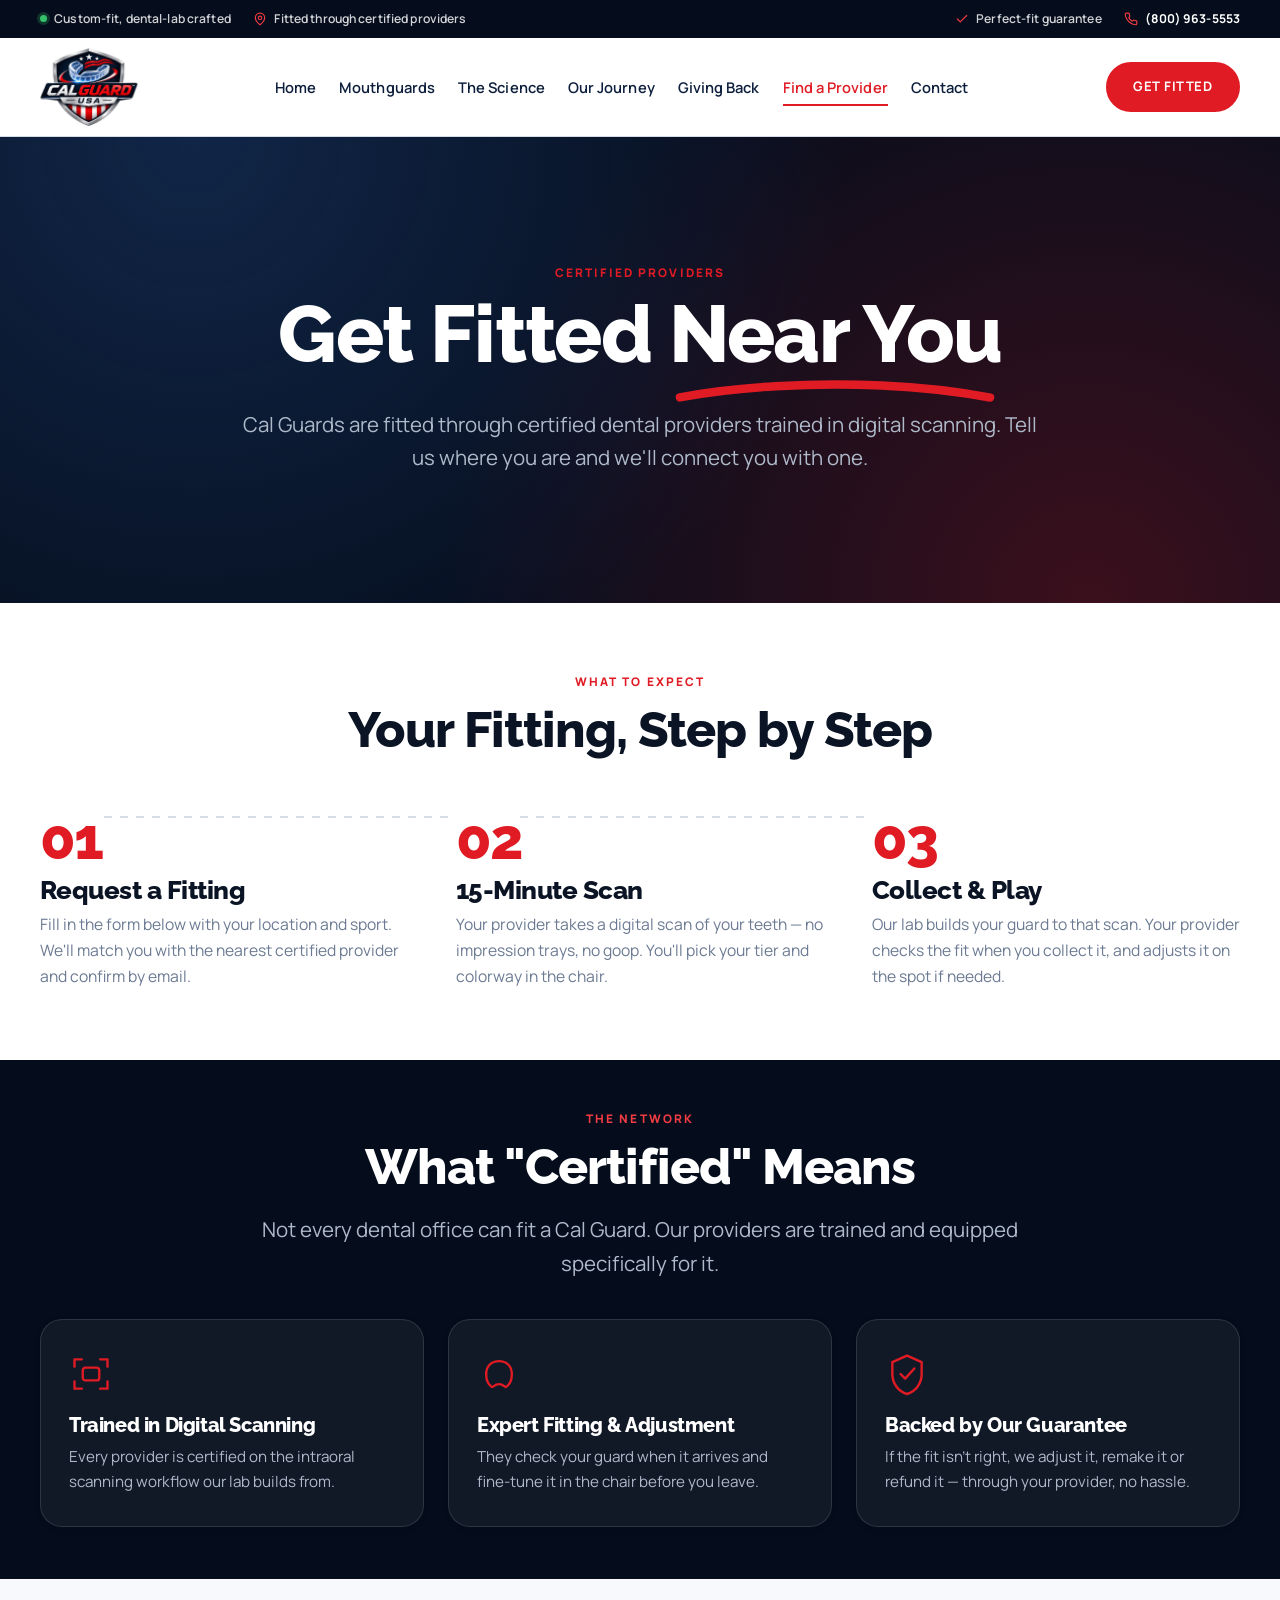
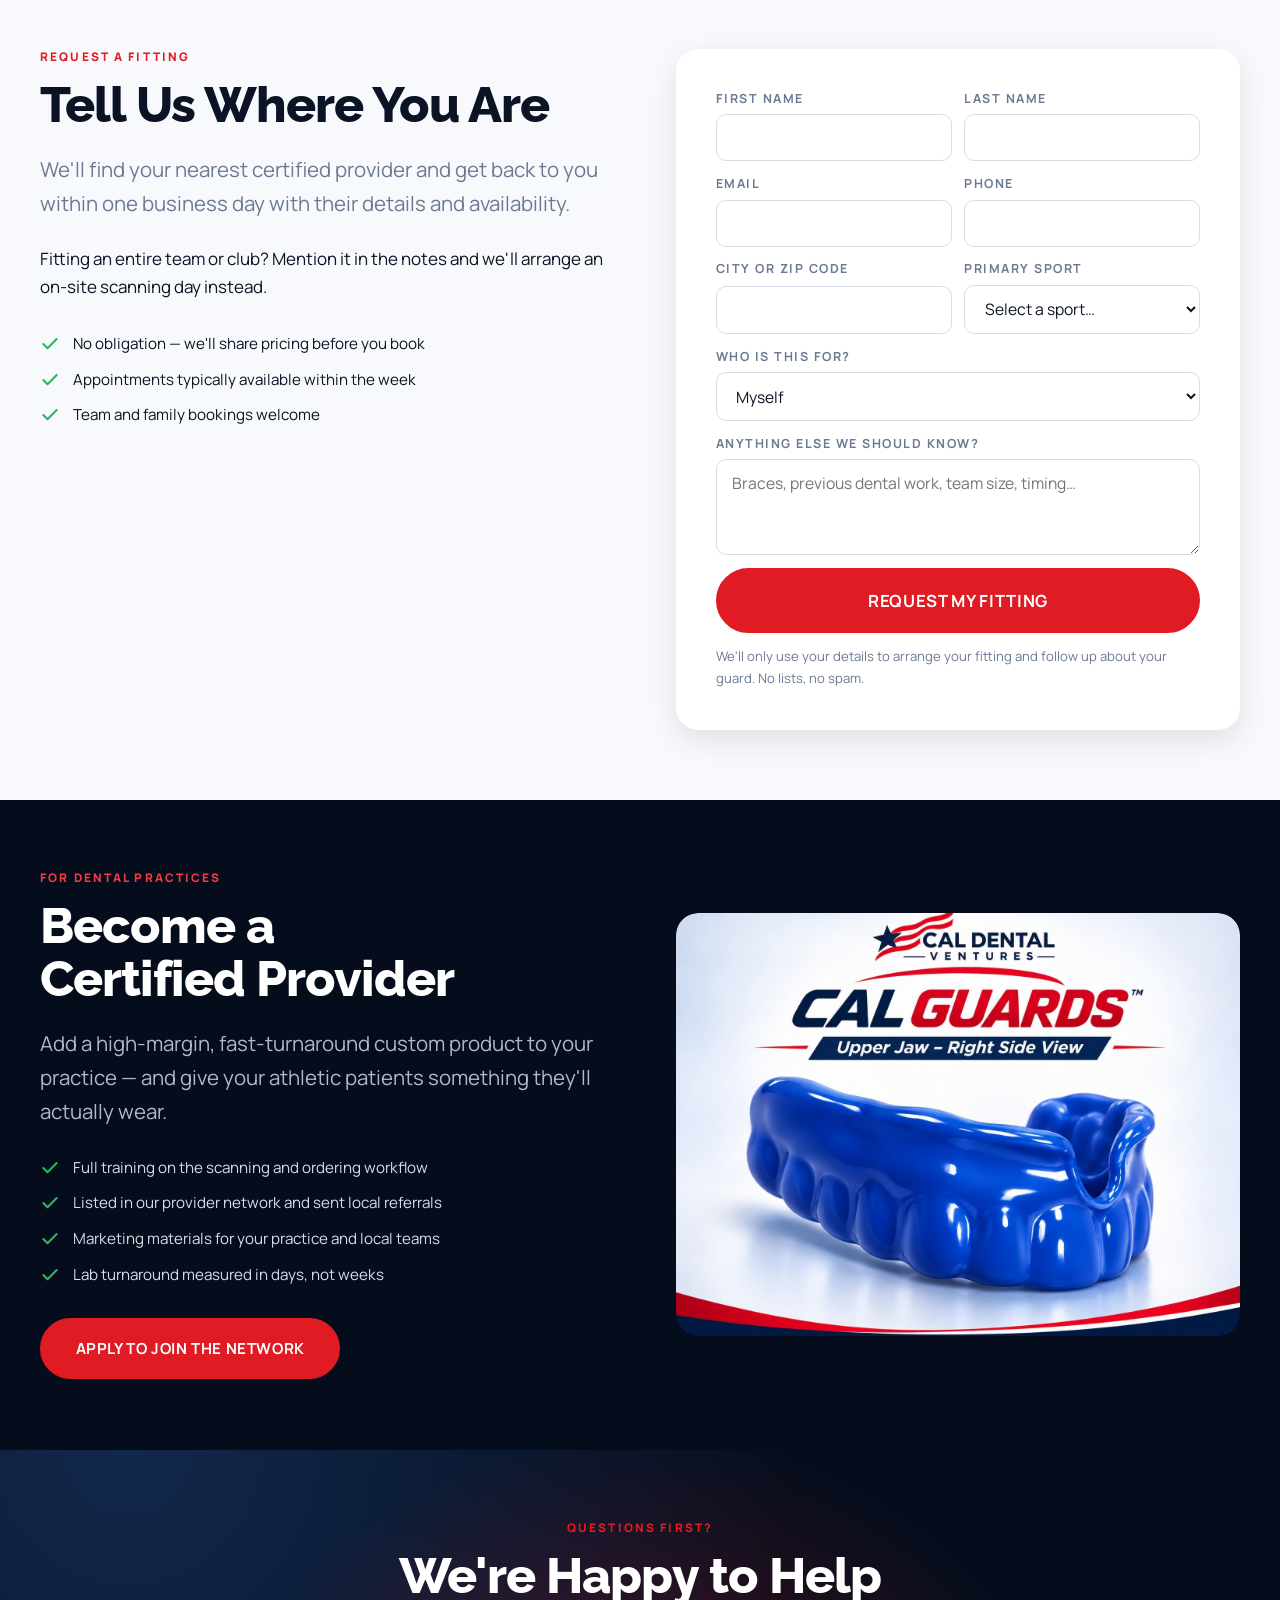
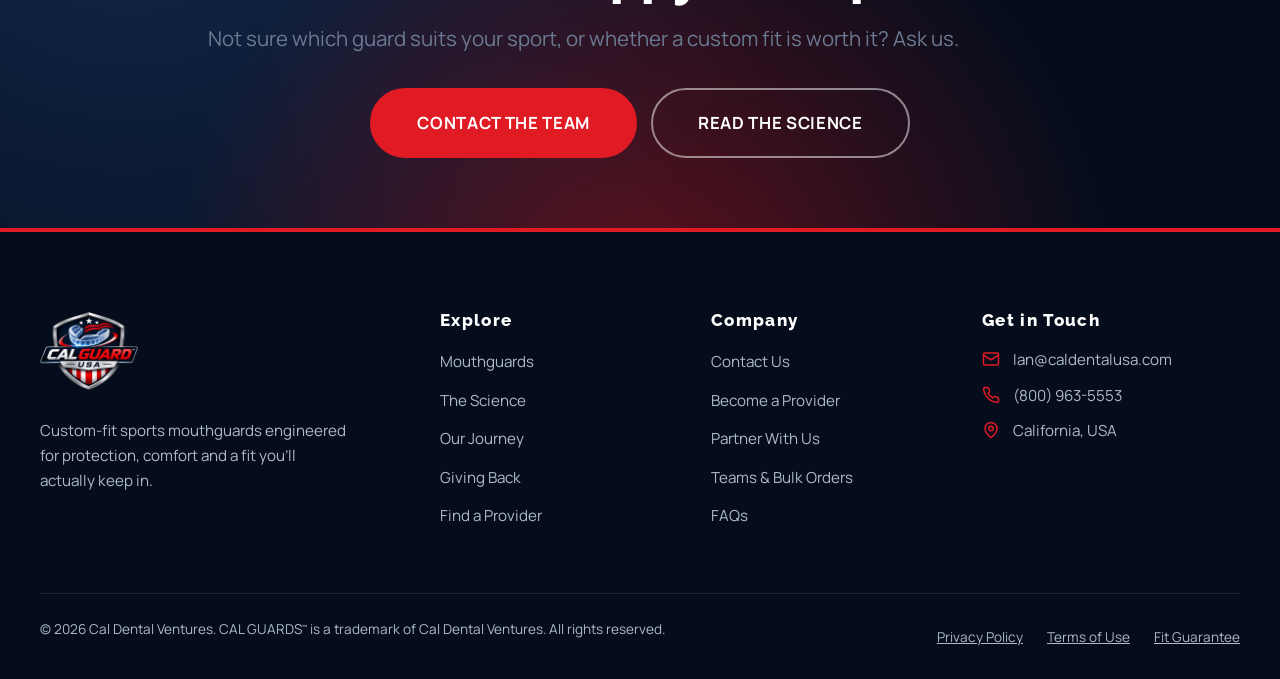
<file: providers.html>
<!DOCTYPE html>
<html lang="en">
<head>
<meta charset="utf-8">
<meta name="viewport" content="width=device-width, initial-scale=1">
<title>Find a Provider | Get Fitted for CAL GUARDS™</title>
<meta name="description" content="Get fitted for a CAL GUARDS™ custom mouthguard through a certified Cal Dental Ventures provider. Request a fitting near you, or apply to become a provider.">
<link rel="canonical" href="https://caldentalguardsusa.com/providers.html">
<link rel="preconnect" href="https://fonts.googleapis.com">
<link rel="preconnect" href="https://fonts.gstatic.com" crossorigin>
<link href="https://fonts.googleapis.com/css2?family=Raleway:ital,wght@0,400..900;1,400..900&family=Manrope:wght@200..800&display=swap" rel="stylesheet">
<link rel="stylesheet" href="assets/css/style.css">
</head>
<body>

<div class="topbar">
  <div class="wrap topbar__inner">
    <ul class="topbar__chips">
      <li><span class="dot"></span>Custom-fit, dental-lab crafted</li>
      <li><svg viewBox="0 0 24 24" fill="none" stroke="currentColor" stroke-width="2" stroke-linecap="round" stroke-linejoin="round" aria-hidden="true"><path d="M20 10c0 6-8 12-8 12s-8-6-8-12a8 8 0 0 1 16 0Z"/><circle cx="12" cy="10" r="3"/></svg>Fitted through certified providers</li>
    </ul>
    <ul class="topbar__chips topbar__chips--right">
      <li><svg viewBox="0 0 24 24" fill="none" stroke="currentColor" stroke-width="2" stroke-linecap="round" stroke-linejoin="round" aria-hidden="true"><path d="M20 6 9 17l-5-5"/></svg>Perfect-fit guarantee</li>
      <li><a href="tel:+18009635553"><svg viewBox="0 0 24 24" fill="none" stroke="currentColor" stroke-width="2" stroke-linecap="round" stroke-linejoin="round" aria-hidden="true"><path d="M22 16.9v3a2 2 0 0 1-2.2 2 19.8 19.8 0 0 1-8.6-3.1 19.5 19.5 0 0 1-6-6A19.8 19.8 0 0 1 2.1 4.2 2 2 0 0 1 4.1 2h3a2 2 0 0 1 2 1.7c.1 1 .4 1.9.7 2.8a2 2 0 0 1-.5 2.1L8.1 9.9a16 16 0 0 0 6 6l1.3-1.2a2 2 0 0 1 2.1-.5c.9.3 1.8.6 2.8.7a2 2 0 0 1 1.7 2Z"/></svg>(800) 963-5553</a></li>
    </ul>
  </div>
</div>

<header class="site-header">
  <div class="wrap nav">
    <a class="logo" href="index.html" aria-label="Cal Guard USA home">
      <img class="logo__img" src="assets/img/logo-mark.png" alt="Cal Guard USA" width="400" height="320">
    </a>
    <button class="nav__toggle" aria-expanded="false" aria-controls="primary-nav" aria-label="Toggle menu">
      <span></span><span></span><span></span>
    </button>
    <nav class="nav__links" id="primary-nav">
      <a href="index.html">Home</a>
      <a href="mouthguards.html">Mouthguards</a>
      <a href="science.html">The Science</a>
      <a href="journey.html">Our Journey</a>
      <a href="giving-back.html">Giving Back</a>
      <a href="providers.html" aria-current="page">Find a Provider</a>
      <a href="contact.html">Contact</a>
    </nav>
    <div class="nav__cta">
      <a class="btn" href="providers.html">Get Fitted</a>
    </div>
  </div>
</header>

<main>

<section class="page-hero">
  <div class="wrap wrap--narrow">
    <p class="eyebrow">Certified providers</p>
    <h1>Get Fitted <span class="uline">Near You</span></h1>
    <p class="lede">Cal Guards are fitted through certified dental providers trained in digital scanning. Tell us where you are and we'll connect you with one.</p>
  </div>
</section>

<!-- HOW IT WORKS -->
<section class="section">
  <div class="wrap">
    <div class="section-head center">
      <p class="eyebrow reveal">What to expect</p>
      <h2 class="reveal" data-delay="1">Your Fitting, Step by Step</h2>
    </div>

    <div class="steps">
      <div class="step reveal">
        <div class="step__num">01</div>
        <h3>Request a Fitting</h3>
        <p>Fill in the form below with your location and sport. We'll match you with the nearest certified provider and confirm by email.</p>
      </div>
      <div class="step reveal" data-delay="1">
        <div class="step__num">02</div>
        <h3>15-Minute Scan</h3>
        <p>Your provider takes a digital scan of your teeth — no impression trays, no goop. You'll pick your tier and colorway in the chair.</p>
      </div>
      <div class="step reveal" data-delay="2">
        <div class="step__num">03</div>
        <h3>Collect &amp; Play</h3>
        <p>Our lab builds your guard to that scan. Your provider checks the fit when you collect it, and adjusts it on the spot if needed.</p>
      </div>
    </div>
  </div>
</section>

<!-- WHAT CERTIFIED MEANS -->
<section class="section section--dark section--tight">
  <div class="wrap">
    <div class="section-head center">
      <p class="eyebrow reveal">The network</p>
      <h2 class="reveal" data-delay="1">What "Certified" Means</h2>
      <p class="lede reveal" data-delay="2">Not every dental office can fit a Cal Guard. Our providers are trained and equipped specifically for it.</p>
    </div>

    <div class="features">
      <article class="feature reveal">
        <svg class="feature__icon" viewBox="0 0 48 48" fill="none" stroke="currentColor" stroke-width="2.6" stroke-linecap="round" stroke-linejoin="round" aria-hidden="true">
          <path d="M6 16V8h8M42 16V8h-8M6 32v8h8M42 32v8h-8"/><rect x="15" y="17" width="18" height="14" rx="3"/>
        </svg>
        <h3>Trained in Digital Scanning</h3>
        <p>Every provider is certified on the intraoral scanning workflow our lab builds from.</p>
      </article>
      <article class="feature reveal" data-delay="1">
        <svg class="feature__icon" viewBox="0 0 48 48" fill="none" stroke="currentColor" stroke-width="2.6" stroke-linecap="round" stroke-linejoin="round" aria-hidden="true">
          <path d="M10 24c0-9 6-14 14-14s14 5 14 14c0 7-3 12-6 14-2 1.4-2.4-3-8-3s-6 4.4-8 3c-3-2-6-7-6-14Z"/>
        </svg>
        <h3>Expert Fitting &amp; Adjustment</h3>
        <p>They check your guard when it arrives and fine-tune it in the chair before you leave.</p>
      </article>
      <article class="feature reveal" data-delay="2">
        <svg class="feature__icon" viewBox="0 0 48 48" fill="none" stroke="currentColor" stroke-width="2.6" stroke-linecap="round" stroke-linejoin="round" aria-hidden="true">
          <path d="M24 4 8 11v13c0 10.5 6.8 19.4 16 21.8C33.2 43.4 40 34.5 40 24V11Z"/><path d="m17 24 5 5 10-11"/>
        </svg>
        <h3>Backed by Our Guarantee</h3>
        <p>If the fit isn't right, we adjust it, remake it or refund it — through your provider, no hassle.</p>
      </article>
    </div>
  </div>
</section>

<!-- REQUEST FORM -->
<section class="section section--alt" id="request">
  <div class="wrap">
    <div class="split split--top">
      <div class="split__body reveal" data-reveal="right">
        <p class="eyebrow">Request a fitting</p>
        <h2>Tell Us Where You Are</h2>
        <p class="lede">We'll find your nearest certified provider and get back to you within one business day with their details and availability.</p>
        <p style="margin-top:1.5rem">Fitting an entire team or club? Mention it in the notes and we'll arrange an on-site scanning day instead.</p>

        <ul class="check-list" style="margin-top:2rem">
          <li><svg class="yes" viewBox="0 0 24 24" fill="none" stroke="currentColor" stroke-width="2.5" stroke-linecap="round" stroke-linejoin="round" aria-hidden="true"><path d="M20 6 9 17l-5-5"/></svg><span>No obligation — we'll share pricing before you book</span></li>
          <li><svg class="yes" viewBox="0 0 24 24" fill="none" stroke="currentColor" stroke-width="2.5" stroke-linecap="round" stroke-linejoin="round" aria-hidden="true"><path d="M20 6 9 17l-5-5"/></svg><span>Appointments typically available within the week</span></li>
          <li><svg class="yes" viewBox="0 0 24 24" fill="none" stroke="currentColor" stroke-width="2.5" stroke-linecap="round" stroke-linejoin="round" aria-hidden="true"><path d="M20 6 9 17l-5-5"/></svg><span>Team and family bookings welcome</span></li>
        </ul>
      </div>

      <div class="reveal" data-delay="1">
        <form class="form" data-form novalidate
              style="background:#fff;padding:clamp(1.75rem,4vw,2.5rem);border-radius:var(--radius-lg);box-shadow:var(--shadow-md)">
          <div class="form__row">
            <div class="field">
              <label for="f-first">First name</label>
              <input type="text" id="f-first" name="first_name" autocomplete="given-name" required>
            </div>
            <div class="field">
              <label for="f-last">Last name</label>
              <input type="text" id="f-last" name="last_name" autocomplete="family-name" required>
            </div>
          </div>

          <div class="form__row">
            <div class="field">
              <label for="f-email">Email</label>
              <input type="email" id="f-email" name="email" autocomplete="email" required>
            </div>
            <div class="field">
              <label for="f-phone">Phone</label>
              <input type="tel" id="f-phone" name="phone" autocomplete="tel">
            </div>
          </div>

          <div class="form__row">
            <div class="field">
              <label for="f-zip">City or ZIP code</label>
              <input type="text" id="f-zip" name="location" autocomplete="postal-code" required>
            </div>
            <div class="field">
              <label for="f-sport">Primary sport</label>
              <select id="f-sport" name="sport" required>
                <option value="">Select a sport…</option>
                <option>Football</option>
                <option>Hockey</option>
                <option>Lacrosse</option>
                <option>Rugby</option>
                <option>Basketball</option>
                <option>Boxing</option>
                <option>MMA / Martial arts</option>
                <option>Wrestling</option>
                <option>Weightlifting</option>
                <option>Other</option>
              </select>
            </div>
          </div>

          <div class="field">
            <label for="f-who">Who is this for?</label>
            <select id="f-who" name="for_whom">
              <option>Myself</option>
              <option>My child</option>
              <option>A team or club</option>
              <option>A school or organization</option>
            </select>
          </div>

          <div class="field">
            <label for="f-notes">Anything else we should know?</label>
            <textarea id="f-notes" name="notes" placeholder="Braces, previous dental work, team size, timing…"></textarea>
          </div>

          <p class="form-status form-status--ok" role="status" tabindex="-1" hidden></p>

          <button class="btn btn--block btn--lg" type="submit" data-label="Request My Fitting">Request My Fitting</button>

          <p class="form__note">We'll only use your details to arrange your fitting and follow up about your guard. No lists, no spam.</p>
        </form>
      </div>
    </div>
  </div>
</section>

<!-- BECOME A PROVIDER -->
<section class="section section--dark" id="partner">
  <div class="wrap">
    <div class="split split--reverse">
      <div class="split__media reveal" data-reveal="left">
        <img src="assets/img/cal-guards-side-plate.jpg" alt="Cal Guards mouthguard, upper jaw right side view" loading="lazy" width="1448" height="1086">
      </div>
      <div class="split__body reveal" data-reveal="right" data-delay="1">
        <p class="eyebrow">For dental practices</p>
        <h2>Become a Certified Provider</h2>
        <p class="lede">Add a high-margin, fast-turnaround custom product to your practice — and give your athletic patients something they'll actually wear.</p>
        <ul class="check-list" style="margin-top:1.75rem">
          <li><svg class="yes" viewBox="0 0 24 24" fill="none" stroke="currentColor" stroke-width="2.5" stroke-linecap="round" stroke-linejoin="round" aria-hidden="true"><path d="M20 6 9 17l-5-5"/></svg><span style="color:var(--slate-200)">Full training on the scanning and ordering workflow</span></li>
          <li><svg class="yes" viewBox="0 0 24 24" fill="none" stroke="currentColor" stroke-width="2.5" stroke-linecap="round" stroke-linejoin="round" aria-hidden="true"><path d="M20 6 9 17l-5-5"/></svg><span style="color:var(--slate-200)">Listed in our provider network and sent local referrals</span></li>
          <li><svg class="yes" viewBox="0 0 24 24" fill="none" stroke="currentColor" stroke-width="2.5" stroke-linecap="round" stroke-linejoin="round" aria-hidden="true"><path d="M20 6 9 17l-5-5"/></svg><span style="color:var(--slate-200)">Marketing materials for your practice and local teams</span></li>
          <li><svg class="yes" viewBox="0 0 24 24" fill="none" stroke="currentColor" stroke-width="2.5" stroke-linecap="round" stroke-linejoin="round" aria-hidden="true"><path d="M20 6 9 17l-5-5"/></svg><span style="color:var(--slate-200)">Lab turnaround measured in days, not weeks</span></li>
        </ul>
        <div class="btn-row">
          <a class="btn" href="contact.html?topic=provider">Apply to Join the Network</a>
        </div>
      </div>
    </div>
  </div>
</section>

<section class="section cta">
  <div class="wrap wrap--narrow">
    <p class="eyebrow reveal">Questions first?</p>
    <h2 class="reveal" data-delay="1">We're Happy to Help</h2>
    <p class="lede center reveal" data-delay="2">Not sure which guard suits your sport, or whether a custom fit is worth it? Ask us.</p>
    <div class="btn-row reveal" data-delay="3">
      <a class="btn btn--lg" href="contact.html">Contact the Team</a>
      <a class="btn btn--ghost btn--lg" href="science.html">Read the Science</a>
    </div>
  </div>
</section>

</main>

<footer class="site-footer">
  <div class="wrap">
    <div class="footer__grid footer">
      <div class="footer__about">
        <a class="logo" href="index.html" aria-label="Cal Guard USA home">
      <img class="logo__img" src="assets/img/logo-mark.png" alt="Cal Guard USA" width="400" height="320">
    </a>
        <p>Custom-fit sports mouthguards engineered for protection, comfort and a fit you'll actually keep in.</p>
      </div>
      <div>
        <h4>Explore</h4>
        <ul>
          <li><a href="mouthguards.html">Mouthguards</a></li>
          <li><a href="science.html">The Science</a></li>
          <li><a href="journey.html">Our Journey</a></li>
          <li><a href="giving-back.html">Giving Back</a></li>
          <li><a href="providers.html">Find a Provider</a></li>
        </ul>
      </div>
      <div>
        <h4>Company</h4>
        <ul>
          <li><a href="contact.html">Contact Us</a></li>
          <li><a href="providers.html#partner">Become a Provider</a></li>
          <li><a href="giving-back.html#partner">Partner With Us</a></li>
          <li><a href="mouthguards.html#teams">Teams &amp; Bulk Orders</a></li>
          <li><a href="contact.html#faq">FAQs</a></li>
        </ul>
      </div>
      <div>
        <h4>Get in Touch</h4>
        <ul class="footer__contact">
          <li>
            <svg viewBox="0 0 24 24" fill="none" stroke="currentColor" stroke-width="2" stroke-linecap="round" stroke-linejoin="round" aria-hidden="true"><rect x="2" y="4" width="20" height="16" rx="2"/><path d="m22 7-10 6L2 7"/></svg>
            <a href="mailto:Ian@caldentalusa.com">Ian@caldentalusa.com</a>
          </li>
          <li>
            <svg viewBox="0 0 24 24" fill="none" stroke="currentColor" stroke-width="2" stroke-linecap="round" stroke-linejoin="round" aria-hidden="true"><path d="M22 16.9v3a2 2 0 0 1-2.2 2 19.8 19.8 0 0 1-8.6-3.1 19.5 19.5 0 0 1-6-6A19.8 19.8 0 0 1 2.1 4.2 2 2 0 0 1 4.1 2h3a2 2 0 0 1 2 1.7c.1 1 .4 1.9.7 2.8a2 2 0 0 1-.5 2.1L8.1 9.9a16 16 0 0 0 6 6l1.3-1.2a2 2 0 0 1 2.1-.5c.9.3 1.8.6 2.8.7a2 2 0 0 1 1.7 2Z"/></svg>
            <a href="tel:+18009635553">(800) 963-5553</a>
          </li>
          <li>
            <svg viewBox="0 0 24 24" fill="none" stroke="currentColor" stroke-width="2" stroke-linecap="round" stroke-linejoin="round" aria-hidden="true"><path d="M20 10c0 6-8 12-8 12s-8-6-8-12a8 8 0 0 1 16 0Z"/><circle cx="12" cy="10" r="3"/></svg>
            <span>California, USA</span>
          </li>
        </ul>
      </div>
    </div>
    <div class="footer__bottom">
      <p>&copy; <span data-year>2026</span> Cal Dental Ventures. CAL GUARDS<span class="tm">™</span> is a trademark of Cal Dental Ventures. All rights reserved.</p>
      <nav>
        <a href="#">Privacy Policy</a>
        <a href="#">Terms of Use</a>
        <a href="#">Fit Guarantee</a>
      </nav>
    </div>
  </div>
</footer>

<script src="assets/js/main.js"></script>
</body>
</html>
</file>
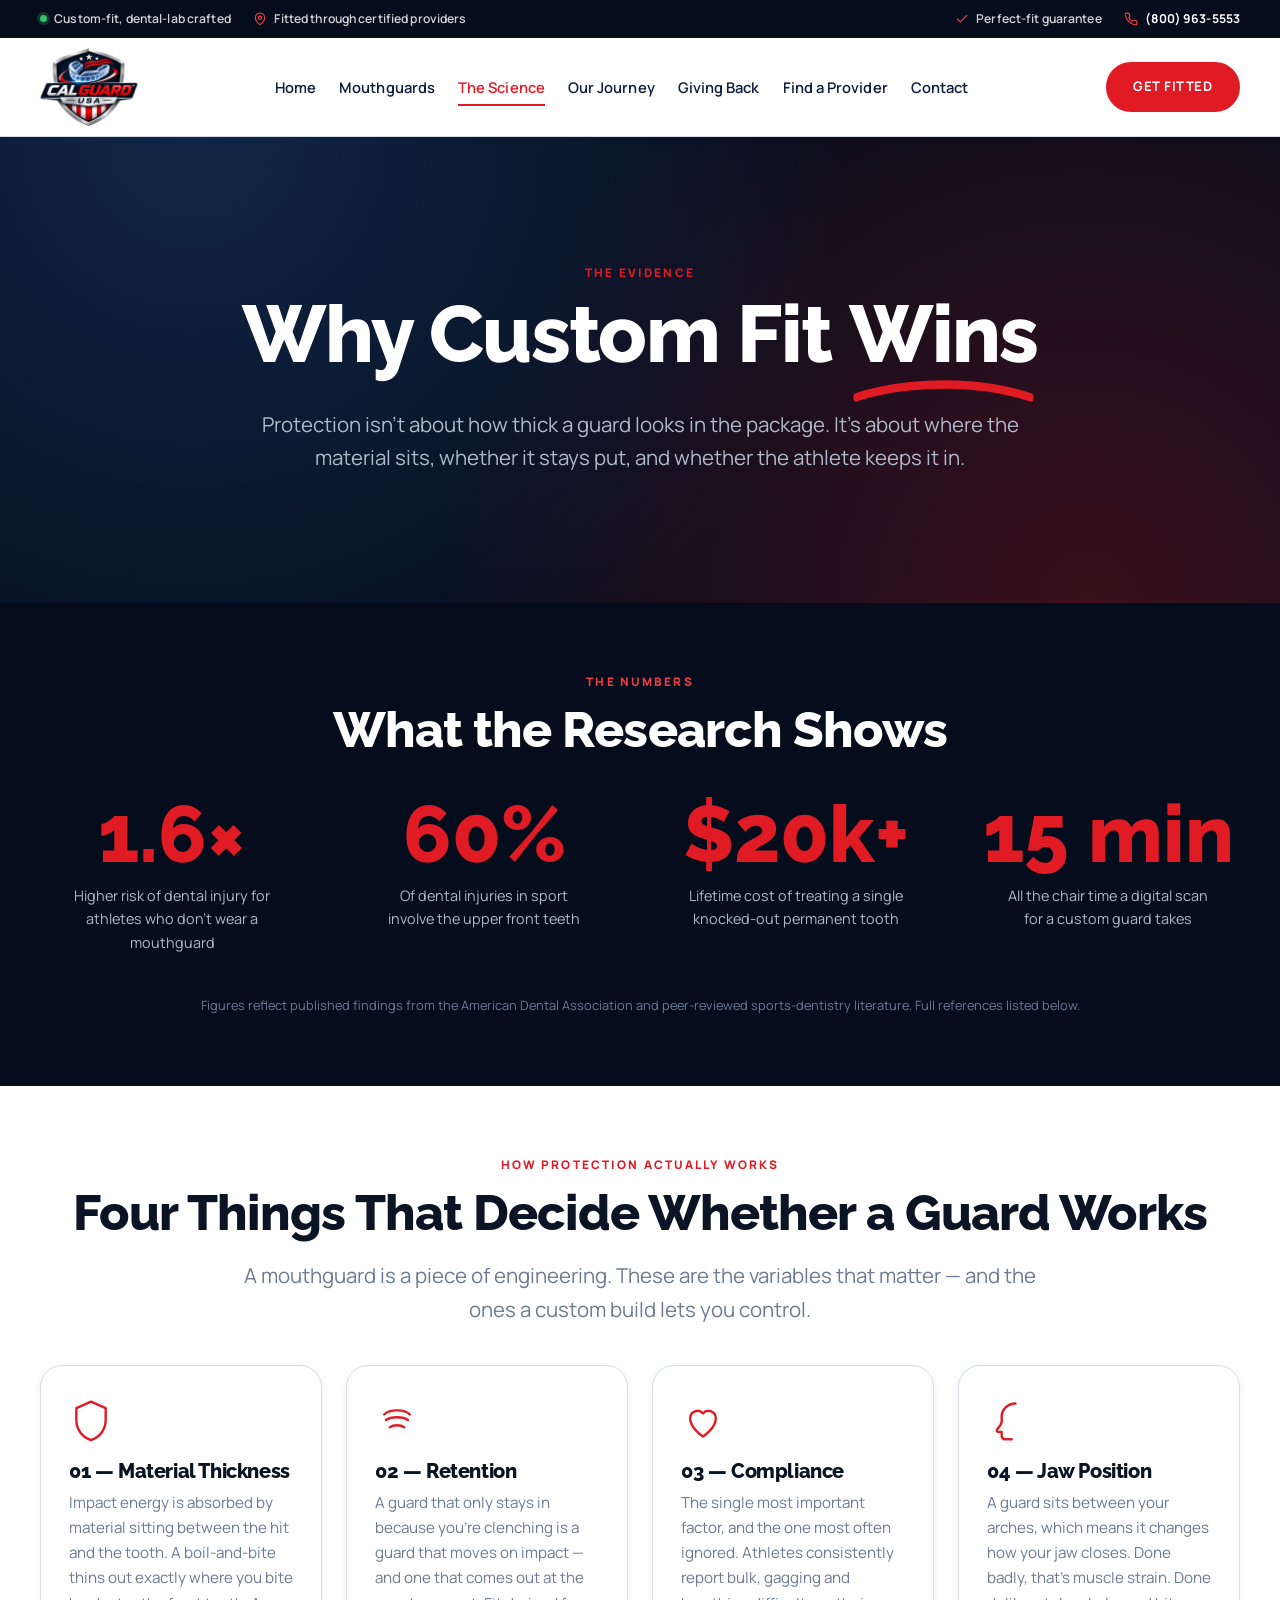
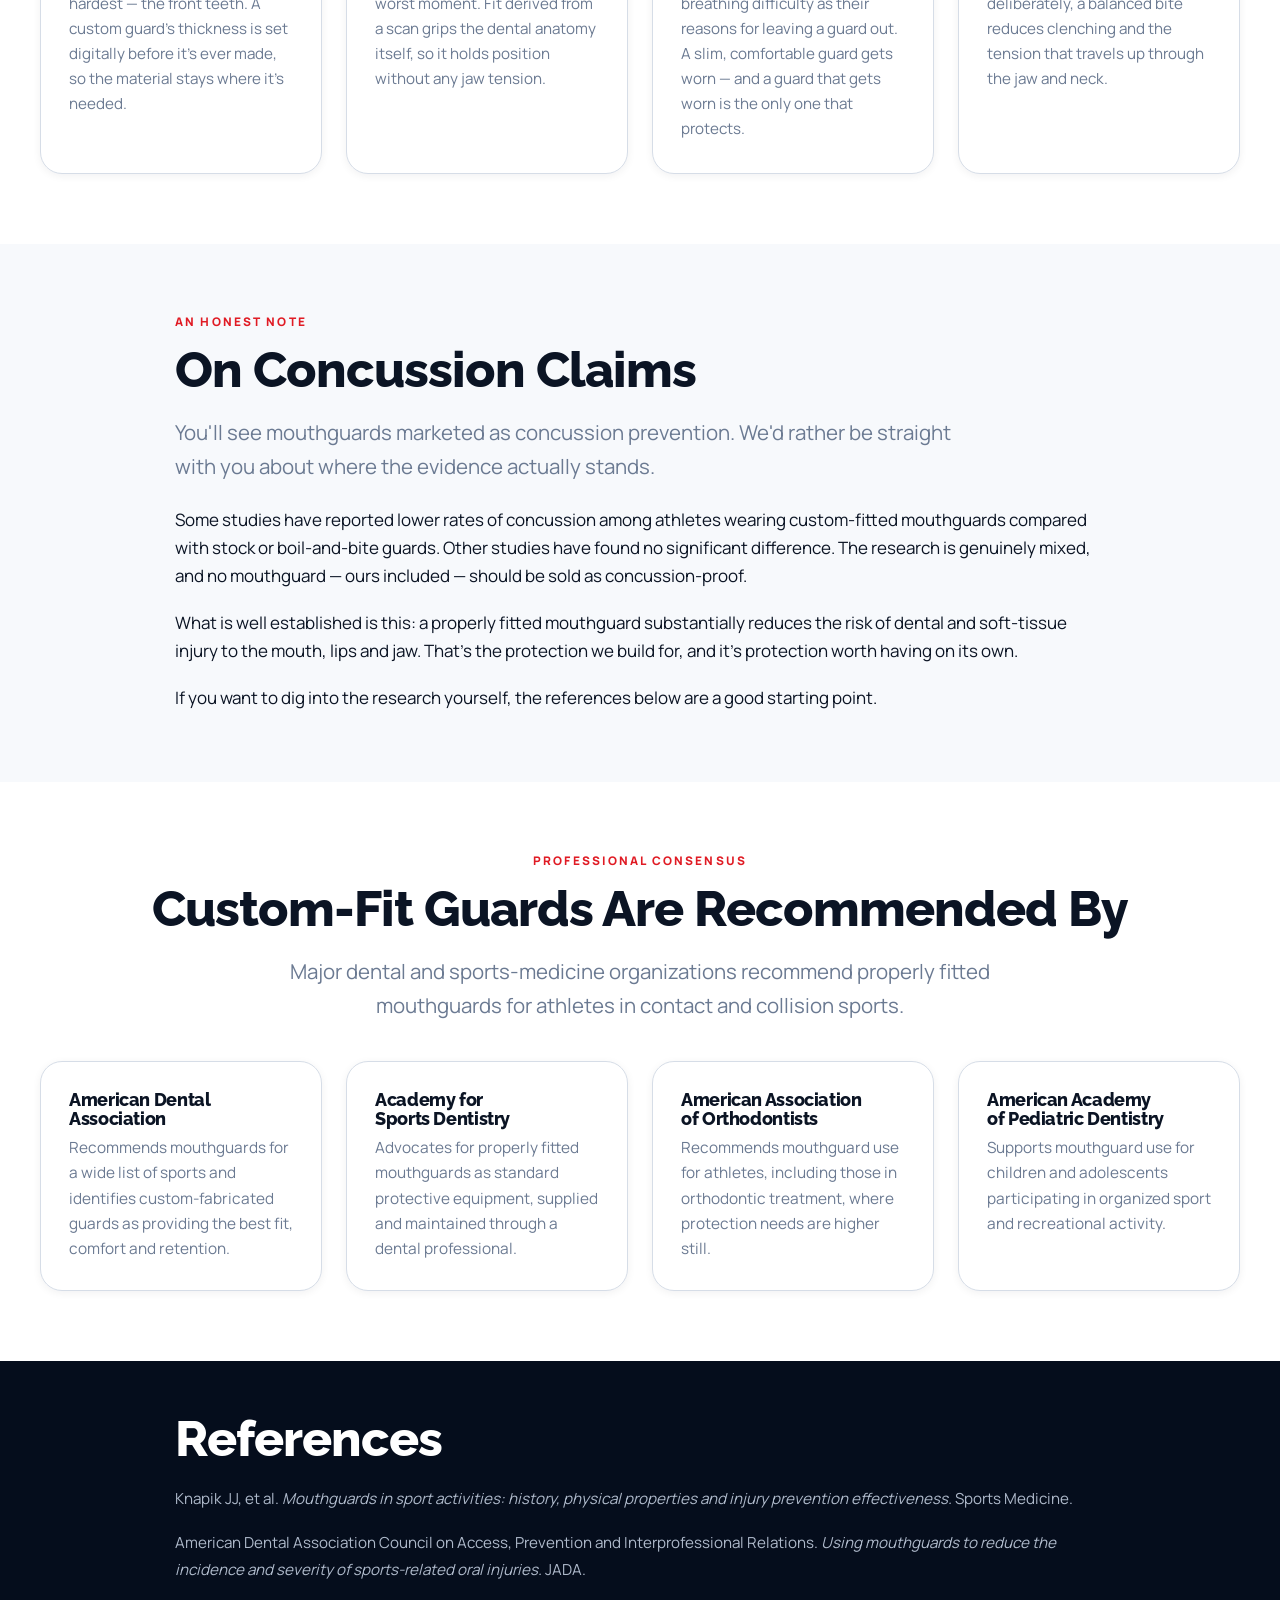
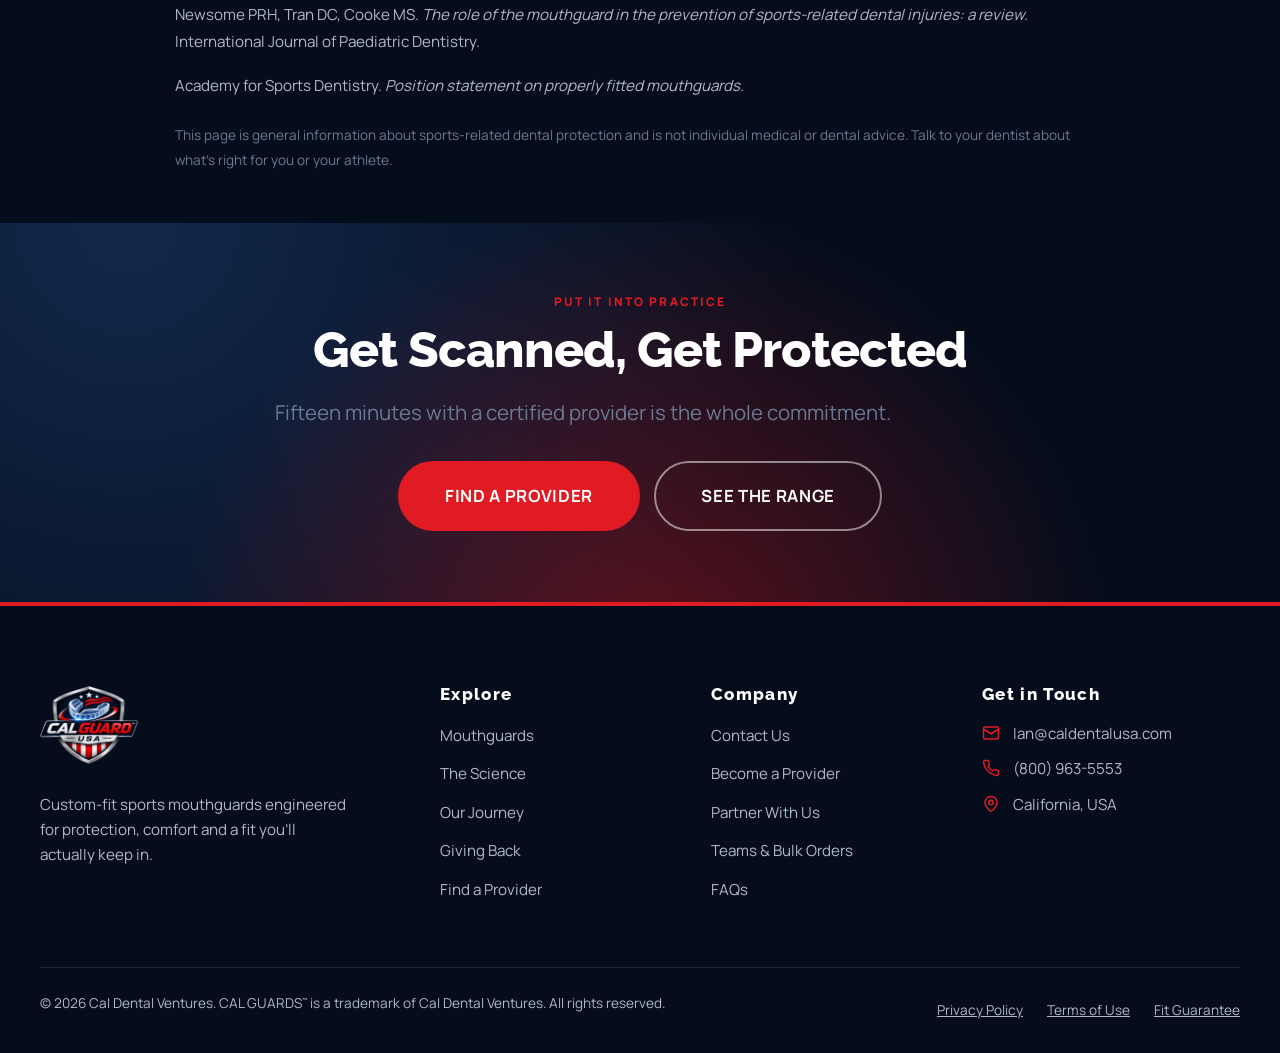
<file: science.html>
<!DOCTYPE html>
<html lang="en">
<head>
<meta charset="utf-8">
<meta name="viewport" content="width=device-width, initial-scale=1">
<title>The Science | CAL GUARDS™ by Cal Dental Ventures</title>
<meta name="description" content="Why custom-fit mouthguards outperform stock and boil-and-bite guards — impact absorption, retention, compliance and jaw support, with published research cited.">
<link rel="canonical" href="https://caldentalguardsusa.com/science.html">
<link rel="preconnect" href="https://fonts.googleapis.com">
<link rel="preconnect" href="https://fonts.gstatic.com" crossorigin>
<link href="https://fonts.googleapis.com/css2?family=Raleway:ital,wght@0,400..900;1,400..900&family=Manrope:wght@200..800&display=swap" rel="stylesheet">
<link rel="stylesheet" href="assets/css/style.css">
</head>
<body>

<div class="topbar">
  <div class="wrap topbar__inner">
    <ul class="topbar__chips">
      <li><span class="dot"></span>Custom-fit, dental-lab crafted</li>
      <li><svg viewBox="0 0 24 24" fill="none" stroke="currentColor" stroke-width="2" stroke-linecap="round" stroke-linejoin="round" aria-hidden="true"><path d="M20 10c0 6-8 12-8 12s-8-6-8-12a8 8 0 0 1 16 0Z"/><circle cx="12" cy="10" r="3"/></svg>Fitted through certified providers</li>
    </ul>
    <ul class="topbar__chips topbar__chips--right">
      <li><svg viewBox="0 0 24 24" fill="none" stroke="currentColor" stroke-width="2" stroke-linecap="round" stroke-linejoin="round" aria-hidden="true"><path d="M20 6 9 17l-5-5"/></svg>Perfect-fit guarantee</li>
      <li><a href="tel:+18009635553"><svg viewBox="0 0 24 24" fill="none" stroke="currentColor" stroke-width="2" stroke-linecap="round" stroke-linejoin="round" aria-hidden="true"><path d="M22 16.9v3a2 2 0 0 1-2.2 2 19.8 19.8 0 0 1-8.6-3.1 19.5 19.5 0 0 1-6-6A19.8 19.8 0 0 1 2.1 4.2 2 2 0 0 1 4.1 2h3a2 2 0 0 1 2 1.7c.1 1 .4 1.9.7 2.8a2 2 0 0 1-.5 2.1L8.1 9.9a16 16 0 0 0 6 6l1.3-1.2a2 2 0 0 1 2.1-.5c.9.3 1.8.6 2.8.7a2 2 0 0 1 1.7 2Z"/></svg>(800) 963-5553</a></li>
    </ul>
  </div>
</div>

<header class="site-header">
  <div class="wrap nav">
    <a class="logo" href="index.html" aria-label="Cal Guard USA home">
      <img class="logo__img" src="assets/img/logo-mark.png" alt="Cal Guard USA" width="400" height="320">
    </a>
    <button class="nav__toggle" aria-expanded="false" aria-controls="primary-nav" aria-label="Toggle menu">
      <span></span><span></span><span></span>
    </button>
    <nav class="nav__links" id="primary-nav">
      <a href="index.html">Home</a>
      <a href="mouthguards.html">Mouthguards</a>
      <a href="science.html" aria-current="page">The Science</a>
      <a href="journey.html">Our Journey</a>
      <a href="giving-back.html">Giving Back</a>
      <a href="providers.html">Find a Provider</a>
      <a href="contact.html">Contact</a>
    </nav>
    <div class="nav__cta">
      <a class="btn" href="providers.html">Get Fitted</a>
    </div>
  </div>
</header>

<main>

<section class="page-hero">
  <div class="wrap wrap--narrow">
    <p class="eyebrow">The evidence</p>
    <h1>Why Custom Fit <span class="uline">Wins</span></h1>
    <p class="lede">Protection isn't about how thick a guard looks in the package. It's about where the material sits, whether it stays put, and whether the athlete keeps it in.</p>
  </div>
</section>

<!-- CORE STATS -->
<section class="section section--dark">
  <div class="wrap">
    <div class="section-head center">
      <p class="eyebrow reveal">The numbers</p>
      <h2 class="reveal" data-delay="1">What the Research Shows</h2>
    </div>

    <div class="statstrip">
      <div class="reveal">
        <span class="statstrip__n" data-count="1.6" data-decimals="1" data-suffix="&times;">1.6&times;</span>
        <p class="statstrip__l">Higher risk of dental injury for athletes who don't wear a mouthguard</p>
      </div>
      <div class="reveal" data-delay="1">
        <span class="statstrip__n" data-count="60" data-suffix="%">60%</span>
        <p class="statstrip__l">Of dental injuries in sport involve the upper front teeth</p>
      </div>
      <div class="reveal" data-delay="2">
        <span class="statstrip__n" data-count="20" data-prefix="$" data-suffix="k+">$20k+</span>
        <p class="statstrip__l">Lifetime cost of treating a single knocked-out permanent tooth</p>
      </div>
      <div class="reveal" data-delay="3">
        <span class="statstrip__n" data-count="15" data-suffix=" min">15 min</span>
        <p class="statstrip__l">All the chair time a digital scan for a custom guard takes</p>
      </div>
    </div>

    <p class="sources reveal" style="color:var(--slate-500);margin-top:2.5rem">
      Figures reflect published findings from the American Dental Association and peer-reviewed sports-dentistry literature. Full references listed below.
    </p>
  </div>
</section>

<!-- FOUR PILLARS -->
<section class="section">
  <div class="wrap">
    <div class="section-head center">
      <p class="eyebrow reveal">How protection actually works</p>
      <h2 class="reveal" data-delay="1">Four Things That Decide Whether a Guard Works</h2>
      <p class="lede reveal" data-delay="2">A mouthguard is a piece of engineering. These are the variables that matter — and the ones a custom build lets you control.</p>
    </div>

    <div class="features">
      <article class="feature reveal">
        <svg class="feature__icon" viewBox="0 0 48 48" fill="none" stroke="currentColor" stroke-width="2.6" stroke-linecap="round" stroke-linejoin="round" aria-hidden="true">
          <path d="M24 4 8 11v13c0 10.5 6.8 19.4 16 21.8C33.2 43.4 40 34.5 40 24V11Z"/>
        </svg>
        <h3>01 — Material Thickness</h3>
        <p>Impact energy is absorbed by material sitting between the hit and the tooth. A boil-and-bite thins out exactly where you bite hardest — the front teeth. A custom guard's thickness is set digitally before it's ever made, so the material stays where it's needed.</p>
      </article>

      <article class="feature reveal" data-delay="1">
        <svg class="feature__icon" viewBox="0 0 48 48" fill="none" stroke="currentColor" stroke-width="2.6" stroke-linecap="round" stroke-linejoin="round" aria-hidden="true">
          <path d="M10 18c6-6 22-6 28 0"/><path d="M12 24c5-4 19-4 24 0"/><path d="M16 32c4-3 12-3 16 0"/>
        </svg>
        <h3>02 — Retention</h3>
        <p>A guard that only stays in because you're clenching is a guard that moves on impact — and one that comes out at the worst moment. Fit derived from a scan grips the dental anatomy itself, so it holds position without any jaw tension.</p>
      </article>

      <article class="feature reveal" data-delay="2">
        <svg class="feature__icon" viewBox="0 0 48 48" fill="none" stroke="currentColor" stroke-width="2.6" stroke-linecap="round" stroke-linejoin="round" aria-hidden="true">
          <path d="M24 42s14-9 14-20a8 8 0 0 0-14-5.2A8 8 0 0 0 10 22c0 11 14 20 14 20Z"/>
        </svg>
        <h3>03 — Compliance</h3>
        <p>The single most important factor, and the one most often ignored. Athletes consistently report bulk, gagging and breathing difficulty as their reasons for leaving a guard out. A slim, comfortable guard gets worn — and a guard that gets worn is the only one that protects.</p>
      </article>

      <article class="feature reveal">
        <svg class="feature__icon" viewBox="0 0 48 48" fill="none" stroke="currentColor" stroke-width="2.6" stroke-linecap="round" stroke-linejoin="round" aria-hidden="true">
          <path d="M31 6c-8.3 0-15 6.5-15 14.5 0 3.6 1 5.8-1.4 9.1L11 34.4c-.8 1.1-.1 2.6 1.3 2.6H16v4.5c0 1.9 1.6 3.5 3.5 3.5H27"/>
        </svg>
        <h3>04 — Jaw Position</h3>
        <p>A guard sits between your arches, which means it changes how your jaw closes. Done badly, that's muscle strain. Done deliberately, a balanced bite reduces clenching and the tension that travels up through the jaw and neck.</p>
      </article>
    </div>
  </div>
</section>

<!-- CONCUSSION NUANCE -->
<section class="section section--alt">
  <div class="wrap wrap--narrow">
    <p class="eyebrow reveal">An honest note</p>
    <h2 class="reveal" data-delay="1">On Concussion Claims</h2>
    <div class="reveal" data-delay="2">
      <p class="lede">You'll see mouthguards marketed as concussion prevention. We'd rather be straight with you about where the evidence actually stands.</p>
      <p>Some studies have reported lower rates of concussion among athletes wearing custom-fitted mouthguards compared with stock or boil-and-bite guards. Other studies have found no significant difference. The research is genuinely mixed, and no mouthguard — ours included — should be sold as concussion-proof.</p>
      <p>What is well established is this: a properly fitted mouthguard substantially reduces the risk of dental and soft-tissue injury to the mouth, lips and jaw. That's the protection we build for, and it's protection worth having on its own.</p>
      <p>If you want to dig into the research yourself, the references below are a good starting point.</p>
    </div>
  </div>
</section>

<!-- RECOMMENDED BY -->
<section class="section">
  <div class="wrap">
    <div class="section-head center">
      <p class="eyebrow reveal">Professional consensus</p>
      <h2 class="reveal" data-delay="1">Custom-Fit Guards Are Recommended By</h2>
      <p class="lede reveal" data-delay="2">Major dental and sports-medicine organizations recommend properly fitted mouthguards for athletes in contact and collision sports.</p>
    </div>

    <div class="info-grid">
      <div class="info reveal">
        <h3>American Dental Association</h3>
        <p>Recommends mouthguards for a wide list of sports and identifies custom-fabricated guards as providing the best fit, comfort and retention.</p>
      </div>
      <div class="info reveal" data-delay="1">
        <h3>Academy for Sports Dentistry</h3>
        <p>Advocates for properly fitted mouthguards as standard protective equipment, supplied and maintained through a dental professional.</p>
      </div>
      <div class="info reveal" data-delay="2">
        <h3>American Association of Orthodontists</h3>
        <p>Recommends mouthguard use for athletes, including those in orthodontic treatment, where protection needs are higher still.</p>
      </div>
      <div class="info reveal" data-delay="3">
        <h3>American Academy of Pediatric Dentistry</h3>
        <p>Supports mouthguard use for children and adolescents participating in organized sport and recreational activity.</p>
      </div>
    </div>
  </div>
</section>

<!-- REFERENCES -->
<section class="section section--dark section--tight">
  <div class="wrap wrap--narrow">
    <h2 class="reveal">References</h2>
    <div class="reveal" data-delay="1" style="color:var(--slate-300);font-size:.95rem;line-height:1.8">
      <p>Knapik JJ, et al. <em>Mouthguards in sport activities: history, physical properties and injury prevention effectiveness.</em> Sports Medicine.</p>
      <p>American Dental Association Council on Access, Prevention and Interprofessional Relations. <em>Using mouthguards to reduce the incidence and severity of sports-related oral injuries.</em> JADA.</p>
      <p>Newsome PRH, Tran DC, Cooke MS. <em>The role of the mouthguard in the prevention of sports-related dental injuries: a review.</em> International Journal of Paediatric Dentistry.</p>
      <p>Academy for Sports Dentistry. <em>Position statement on properly fitted mouthguards.</em></p>
      <p style="margin-top:1.5rem;color:var(--slate-500);font-size:.85rem">This page is general information about sports-related dental protection and is not individual medical or dental advice. Talk to your dentist about what's right for you or your athlete.</p>
    </div>
  </div>
</section>

<section class="section cta">
  <div class="wrap wrap--narrow">
    <p class="eyebrow reveal">Put it into practice</p>
    <h2 class="reveal" data-delay="1">Get Scanned, Get Protected</h2>
    <p class="lede center reveal" data-delay="2">Fifteen minutes with a certified provider is the whole commitment.</p>
    <div class="btn-row reveal" data-delay="3">
      <a class="btn btn--lg" href="providers.html">Find a Provider</a>
      <a class="btn btn--ghost btn--lg" href="mouthguards.html">See the Range</a>
    </div>
  </div>
</section>

</main>

<footer class="site-footer">
  <div class="wrap">
    <div class="footer__grid footer">
      <div class="footer__about">
        <a class="logo" href="index.html" aria-label="Cal Guard USA home">
      <img class="logo__img" src="assets/img/logo-mark.png" alt="Cal Guard USA" width="400" height="320">
    </a>
        <p>Custom-fit sports mouthguards engineered for protection, comfort and a fit you'll actually keep in.</p>
      </div>
      <div>
        <h4>Explore</h4>
        <ul>
          <li><a href="mouthguards.html">Mouthguards</a></li>
          <li><a href="science.html">The Science</a></li>
          <li><a href="journey.html">Our Journey</a></li>
          <li><a href="giving-back.html">Giving Back</a></li>
          <li><a href="providers.html">Find a Provider</a></li>
        </ul>
      </div>
      <div>
        <h4>Company</h4>
        <ul>
          <li><a href="contact.html">Contact Us</a></li>
          <li><a href="providers.html#partner">Become a Provider</a></li>
          <li><a href="giving-back.html#partner">Partner With Us</a></li>
          <li><a href="mouthguards.html#teams">Teams &amp; Bulk Orders</a></li>
          <li><a href="contact.html#faq">FAQs</a></li>
        </ul>
      </div>
      <div>
        <h4>Get in Touch</h4>
        <ul class="footer__contact">
          <li>
            <svg viewBox="0 0 24 24" fill="none" stroke="currentColor" stroke-width="2" stroke-linecap="round" stroke-linejoin="round" aria-hidden="true"><rect x="2" y="4" width="20" height="16" rx="2"/><path d="m22 7-10 6L2 7"/></svg>
            <a href="mailto:Ian@caldentalusa.com">Ian@caldentalusa.com</a>
          </li>
          <li>
            <svg viewBox="0 0 24 24" fill="none" stroke="currentColor" stroke-width="2" stroke-linecap="round" stroke-linejoin="round" aria-hidden="true"><path d="M22 16.9v3a2 2 0 0 1-2.2 2 19.8 19.8 0 0 1-8.6-3.1 19.5 19.5 0 0 1-6-6A19.8 19.8 0 0 1 2.1 4.2 2 2 0 0 1 4.1 2h3a2 2 0 0 1 2 1.7c.1 1 .4 1.9.7 2.8a2 2 0 0 1-.5 2.1L8.1 9.9a16 16 0 0 0 6 6l1.3-1.2a2 2 0 0 1 2.1-.5c.9.3 1.8.6 2.8.7a2 2 0 0 1 1.7 2Z"/></svg>
            <a href="tel:+18009635553">(800) 963-5553</a>
          </li>
          <li>
            <svg viewBox="0 0 24 24" fill="none" stroke="currentColor" stroke-width="2" stroke-linecap="round" stroke-linejoin="round" aria-hidden="true"><path d="M20 10c0 6-8 12-8 12s-8-6-8-12a8 8 0 0 1 16 0Z"/><circle cx="12" cy="10" r="3"/></svg>
            <span>California, USA</span>
          </li>
        </ul>
      </div>
    </div>
    <div class="footer__bottom">
      <p>&copy; <span data-year>2026</span> Cal Dental Ventures. CAL GUARDS<span class="tm">™</span> is a trademark of Cal Dental Ventures. All rights reserved.</p>
      <nav>
        <a href="#">Privacy Policy</a>
        <a href="#">Terms of Use</a>
        <a href="#">Fit Guarantee</a>
      </nav>
    </div>
  </div>
</footer>

<script src="assets/js/main.js"></script>
</body>
</html>
</file>
<file: assets/css/style.css>
/* ==========================================================================
   CAL GUARDS™ — caldentalguardsusa.com
   Design system + site styles
   ========================================================================== */

/* --- Tokens ------------------------------------------------------------- */
:root {
  /* Brand */
  --navy-900: #050d1c;
  --navy-800: #081429;
  --navy-700: #0c1e3c;
  --navy-600: #112a52;
  --navy-500: #1a3a6b;
  --red-600:  #c8161d;
  --red-500:  #e01b24;
  --red-400:  #f23b43;
  --gold:     #f2b705;

  /* Neutrals */
  --white:    #ffffff;
  --ink:      #0b1424;
  --slate-700:#3d4a5f;
  --slate-500:#6b7a92;
  --slate-300:#aeb9ca;
  --slate-200:#d6dde7;
  --slate-100:#eef2f7;
  --bone:     #f7f9fc;

  /* Semantic */
  --bg:            var(--white);
  --bg-alt:        var(--bone);
  --text:          var(--ink);
  --text-muted:    var(--slate-500);
  --border:        var(--slate-200);
  --accent:        var(--red-500);

  /* Type */
  --display: "Raleway", system-ui, -apple-system, "Segoe UI", sans-serif;
  --body: "Manrope", system-ui, -apple-system, "Segoe UI", Roboto, sans-serif;
  --label: "Manrope", system-ui, sans-serif;

  /* Layout */
  --wrap: 1280px;
  --wrap-narrow: 1010px;
  --gutter: clamp(1.25rem, 4vw, 2.5rem);
  --section-y: clamp(2.75rem, 5.5vw, 5.25rem);
  --radius: 14px;
  --radius-lg: 22px;

  /* Effects */
  --shadow-sm: 0 2px 8px rgba(5, 13, 28, .06);
  --shadow-md: 0 10px 30px rgba(5, 13, 28, .10);
  --shadow-lg: 0 28px 70px rgba(5, 13, 28, .18);
  --ease: cubic-bezier(.22, .61, .36, 1);
}

/* --- Reset -------------------------------------------------------------- */
*, *::before, *::after { box-sizing: border-box; }

html {
  -webkit-text-size-adjust: 100%;
  scroll-behavior: smooth;
  scroll-padding-top: 90px;
  /* Safety net: a reveal transform on a full-bleed element must never be
     able to create a horizontal scrollbar. */
  overflow-x: clip;
}

body {
  margin: 0;
  font-family: var(--body);
  font-size: 17px;
  line-height: 1.65;
  color: var(--text);
  background: var(--bg);
  -webkit-font-smoothing: antialiased;
  overflow-x: hidden;
}

img, svg, video { max-width: 100%; display: block; }

/* width/height attributes are kept on <img> to reserve layout space and avoid
   CLS, but they must not defeat the CSS aspect-ratio on sized slots — the
   intrinsic height hint wins otherwise. Slots that need a fixed height set it
   explicitly and override this. */
img { height: auto; }

a { color: inherit; }

/* Headings run mixed-case, not uppercase. Afacad has real lowercase shapes
   and ascender/descender rhythm — setting everything in caps flattens that
   and is the single thing that makes a page read as machine-assembled.
   Caps are reserved for small labels (.eyebrow, .card__label, buttons). */
h1, h2, h3, h4 {
  font-family: var(--display);
  font-weight: 800;
  line-height: 1.05;
  letter-spacing: -.02em;
  margin: 0 0 .4em;
  text-wrap: balance;
}

h1 { font-size: clamp(2.4rem, 6.2vw, 4.9rem); line-height: 1.02; font-weight: 800; }
h2 { font-size: clamp(1.9rem, 4.1vw, 3.1rem); line-height: 1.07; }
h3 { font-size: clamp(1.25rem, 2.1vw, 1.6rem); }
h4 { font-size: clamp(1.1rem, 1.7vw, 1.35rem); letter-spacing: -.012em; }

p { margin: 0 0 1.1em; }
p:last-child { margin-bottom: 0; }

ul { margin: 0; padding: 0; list-style: none; }

::selection { background: var(--red-500); color: #fff; }

:focus-visible {
  outline: 3px solid var(--red-500);
  outline-offset: 3px;
  border-radius: 4px;
}

/* --- Layout helpers ----------------------------------------------------- */
.wrap {
  width: 100%;
  max-width: var(--wrap);
  margin-inline: auto;
  padding-inline: var(--gutter);
}

.wrap--narrow { max-width: var(--wrap-narrow); }

.section { padding-block: var(--section-y); }
.section--tight { padding-block: clamp(2rem, 4vw, 3.5rem); }

.section--dark {
  background: var(--navy-900);
  color: var(--white);
}

.section--dark h2, .section--dark h3 { color: var(--white); }
.section--dark p { color: var(--slate-300); }

.section--alt { background: var(--bg-alt); }

.center { text-align: center; }
.stack > * + * { margin-top: 1.1rem; }

/* --- Eyebrow + headings ------------------------------------------------- */
/* Small section headings — Afacad, tracked out, with a short rule either
   side when centred */
/* A quiet, small label — not a decorated banner. */
.eyebrow {
  font-family: var(--body);
  font-size: .76rem;
  font-weight: 700;
  letter-spacing: .2em;
  text-transform: uppercase;
  line-height: 1.3;
  color: var(--accent);
  margin: 0 0 .85rem;
}

.section--dark .eyebrow { color: var(--red-400); }

.lede {
  font-size: clamp(1.05rem, 1.6vw, 1.3rem);
  color: var(--text-muted);
  max-width: 68ch;
}

.center .lede { margin-inline: auto; }
.section--dark .lede { color: var(--slate-300); }

.section-head { margin-bottom: clamp(1.6rem, 3vw, 2.5rem); }

/* Trademark mark — keeps "™" from reading as the letters TM inline */
.tm {
  font-size: .42em;
  font-weight: 700;
  vertical-align: super;
  letter-spacing: 0;
  margin-left: .08em;
}

/* Red underline accent used under major headings */
.rule {
  width: 72px;
  height: 5px;
  background: var(--red-500);
  border-radius: 3px;
  margin: 1.4rem 0 0;
}
.center .rule { margin-inline: auto; }

/* --- Buttons ------------------------------------------------------------ */
.btn {
  --btn-bg: var(--red-500);
  --btn-fg: #fff;
  position: relative;
  display: inline-flex;
  align-items: center;
  justify-content: center;
  gap: .6rem;
  padding: 1rem 2.1rem;
  background: var(--btn-bg);
  color: var(--btn-fg);
  font-family: var(--body);
  font-size: .95rem;
  font-weight: 700;
  letter-spacing: .04em;
  text-transform: uppercase;
  text-align: center;
  text-decoration: none;
  border: 2px solid var(--btn-bg);
  border-radius: 999px;
  cursor: pointer;
  overflow: hidden;
  isolation: isolate;
  transition: transform .25s var(--ease), box-shadow .25s var(--ease),
              background .25s var(--ease), color .25s var(--ease),
              border-color .25s var(--ease);
}

/* Light sweeps across the button on hover */
.btn::before {
  content: "";
  position: absolute;
  inset: 0;
  z-index: -1;
  background: linear-gradient(110deg, transparent 20%, rgba(255, 255, 255, .38) 50%, transparent 80%);
  transform: translateX(-120%);
  transition: transform .7s var(--ease);
}

.btn:hover::before { transform: translateX(120%); }

.btn:hover {
  transform: translateY(-3px);
  box-shadow: 0 14px 32px rgba(224, 27, 36, .36);
}

.btn:active {
  transform: translateY(-1px) scale(.985);
  transition-duration: .08s;
}

.btn--ghost {
  --btn-bg: transparent;
  --btn-fg: var(--white);
  border-color: rgba(255, 255, 255, .5);
}
.btn--ghost:hover {
  background: var(--white);
  color: var(--navy-900);
  border-color: var(--white);
  box-shadow: 0 12px 28px rgba(0, 0, 0, .3);
}

.btn--light {
  --btn-bg: var(--white);
  --btn-fg: var(--navy-900);
  border-color: var(--white);
}
.btn--light:hover { box-shadow: 0 12px 28px rgba(0, 0, 0, .25); }

.btn--outline {
  --btn-bg: transparent;
  --btn-fg: var(--navy-900);
  border-color: var(--navy-900);
}
.btn--outline:hover {
  background: var(--navy-900);
  color: #fff;
  box-shadow: 0 12px 28px rgba(5, 13, 28, .25);
}

.btn--lg { padding: 1.2rem 2.8rem; font-size: 1.05rem; }
.btn--block { width: 100%; }

/* Button rows follow the flow of the copy around them: left-aligned by
   default (so they sit under left-aligned text), centred only where the
   surrounding section is itself centred. */
.btn-row {
  display: flex;
  flex-wrap: wrap;
  justify-content: flex-start;
  align-items: center;
  gap: .9rem;
  margin-top: 2rem;
}

.center .btn-row,
.hero .btn-row,
.page-hero .btn-row,
.cta .btn-row,
.callout .btn-row,
.didyouknow .btn-row,
.mission .btn-row,
.btn-row--center {
  justify-content: center;
}

/* --- Header ------------------------------------------------------------- */
.topbar {
  background: var(--red-600);
  color: #fff;
  font-size: .78rem;
  font-weight: 600;
  letter-spacing: .14em;
  text-transform: uppercase;
  text-align: center;
  padding: .55rem var(--gutter);
}

.site-header {
  position: sticky;
  top: 0;
  z-index: 60;
  background: rgba(5, 13, 28, .88);
  backdrop-filter: blur(14px);
  -webkit-backdrop-filter: blur(14px);
  border-bottom: 1px solid rgba(255, 255, 255, .08);
  transition: background .3s var(--ease);
}

.site-header.is-stuck { background: rgba(5, 13, 28, .97); }

.nav {
  display: flex;
  align-items: center;
  justify-content: space-between;
  gap: 1.5rem;
  min-height: 78px;
}

/* Logo lockup */
.logo {
  display: inline-flex;
  align-items: center;
  gap: .7rem;
  text-decoration: none;
  flex-shrink: 0;
}

.logo__mark { width: 42px; height: auto; }

.logo__text {
  display: flex;
  flex-direction: column;
  line-height: 1;
}

.logo__name {
  font-family: var(--display);
  font-weight: 800;
  font-size: 1.45rem;
  letter-spacing: .02em;
  text-transform: uppercase;
  color: #fff;
}

.logo__sub {
  font-family: var(--body);
  font-size: .64rem;
  font-weight: 600;
  letter-spacing: .28em;
  text-transform: uppercase;
  color: var(--slate-300);
  margin-top: .22rem;
}

.nav__links {
  display: flex;
  align-items: center;
  gap: clamp(.85rem, 1.8vw, 1.75rem);
}

.nav__links a {
  position: relative;
  font-size: .84rem;
  font-weight: 600;
  letter-spacing: .05em;
  text-transform: uppercase;
  text-decoration: none;
  white-space: nowrap;
  color: var(--slate-300);
  padding-block: .4rem;
  transition: color .2s var(--ease);
}

.nav__links a::after {
  content: "";
  position: absolute;
  left: 0;
  bottom: 0;
  width: 0;
  height: 2px;
  background: var(--red-500);
  transition: width .3s var(--ease);
}

.nav__links a:hover,
.nav__links a[aria-current="page"] { color: #fff; }
.nav__links a:hover::after,
.nav__links a[aria-current="page"]::after { width: 100%; }

.nav__cta { flex-shrink: 0; }
.nav__cta .btn { padding: .78rem 1.6rem; font-size: .82rem; }

/* Mobile toggle */
.nav__toggle {
  display: none;
  width: 44px;
  height: 44px;
  padding: 0;
  background: transparent;
  border: 1px solid rgba(255, 255, 255, .25);
  border-radius: 10px;
  cursor: pointer;
}

.nav__toggle span {
  display: block;
  width: 20px;
  height: 2px;
  margin: 4px auto;
  background: #fff;
  transition: transform .3s var(--ease), opacity .2s var(--ease);
}

.nav__toggle[aria-expanded="true"] span:nth-child(1) { transform: translateY(6px) rotate(45deg); }
.nav__toggle[aria-expanded="true"] span:nth-child(2) { opacity: 0; }
.nav__toggle[aria-expanded="true"] span:nth-child(3) { transform: translateY(-6px) rotate(-45deg); }

/* --- Hero --------------------------------------------------------------- */
/* Full-bleed cover hero with centred type, matching the reference layout.
   Uses the text-free product crop so nothing competes with the H1. */
.hero {
  position: relative;
  min-height: min(94vh, 900px);
  display: grid;
  place-items: center;
  text-align: center;
  color: #fff;
  background: var(--navy-900);
  overflow: hidden;
  isolation: isolate;
}

.hero__media {
  position: absolute;
  inset: 0;
  z-index: -2;
}

.hero__media img {
  width: 100%;
  height: 100%;
  object-fit: cover;
  object-position: center 62%;
}

.hero__media::after {
  content: "";
  position: absolute;
  inset: 0;
  background:
    radial-gradient(ellipse at 50% 45%, rgba(5, 13, 28, .52) 0%, rgba(5, 13, 28, .88) 72%),
    linear-gradient(180deg, rgba(5, 13, 28, .92) 0%, rgba(5, 13, 28, .55) 45%, rgba(5, 13, 28, .9) 100%);
}

.hero__inner {
  position: relative;
  padding-block: clamp(4rem, 10vw, 7rem);
}

.hero h1 { color: #fff; margin-bottom: .3em; }
.hero h1 em { font-style: normal; color: var(--red-400); }

.hero__sub {
  font-size: clamp(1.05rem, 2vw, 1.45rem);
  font-weight: 500;
  color: var(--slate-200);
  max-width: 34ch;
  margin-inline: auto;
}

.hero__trust {
  display: flex;
  flex-wrap: wrap;
  justify-content: center;
  gap: 1rem 2.2rem;
  margin-top: 2.25rem;
  font-size: .78rem;
  font-weight: 700;
  letter-spacing: .16em;
  text-transform: uppercase;
  color: var(--slate-300);
}

.hero__trust li { display: flex; align-items: center; gap: .5rem; }
.hero__trust svg { width: 17px; height: 17px; color: var(--red-400); flex-shrink: 0; }

.hero__scroll {
  position: absolute;
  bottom: 1.8rem;
  left: 50%;
  transform: translateX(-50%);
  color: rgba(255, 255, 255, .6);
  animation: bob 2.2s var(--ease) infinite;
}
.hero__scroll svg { width: 26px; height: 26px; }

@keyframes bob {
  0%, 100% { transform: translate(-50%, 0); }
  50%      { transform: translate(-50%, 9px); }
}

/* Page hero (interior pages) */
.page-hero {
  position: relative;
  background: var(--navy-900);
  color: #fff;
  padding-block: clamp(4.5rem, 11vw, 8rem);
  text-align: center;
  overflow: hidden;
}

.page-hero::before {
  content: "";
  position: absolute;
  inset: 0;
  background:
    radial-gradient(circle at 15% 0%, rgba(26, 58, 107, .55) 0%, transparent 55%),
    radial-gradient(circle at 85% 100%, rgba(200, 22, 29, .28) 0%, transparent 55%);
}

.page-hero > * { position: relative; }
.page-hero h1 { color: #fff; font-size: clamp(2.6rem, 6.5vw, 5rem); }
.page-hero .lede { color: var(--slate-300); margin-inline: auto; }

/* --- Benefit band (Protects / Supports / Enhances) ---------------------- */
.band {
  background: var(--navy-800);
  color: #fff;
  padding-block: clamp(2.5rem, 5vw, 3.75rem);
  border-top: 4px solid var(--red-500);
}

.band__grid {
  display: grid;
  grid-template-columns: repeat(3, 1fr);
  gap: clamp(1.5rem, 4vw, 3rem);
  text-align: center;
}

.band__item {
  display: flex;
  flex-direction: column;
  align-items: center;
  gap: .9rem;
  position: relative;
}

.band__item + .band__item::before {
  content: "";
  position: absolute;
  left: calc(-1 * clamp(.75rem, 2vw, 1.5rem));
  top: 10%;
  bottom: 10%;
  width: 1px;
  background: rgba(255, 255, 255, .16);
}

.band__icon {
  width: 52px;
  height: 52px;
  color: var(--white);
}
.band__icon .accent { color: var(--red-500); }

.band__item h3 {
  font-size: clamp(1.2rem, 2.2vw, 1.75rem);
  margin: 0;
  color: #fff;
}

.band__item p {
  font-size: .92rem;
  color: var(--slate-300);
  max-width: 28ch;
  margin: 0;
}

/* --- Problem / stat callout -------------------------------------------- */
.callout {
  background: var(--bone);
  text-align: center;
}

.callout__big {
  font-family: var(--display);
  font-weight: 800;
  font-size: clamp(2.4rem, 6vw, 4.5rem);
  line-height: 1;
  max-width: 26ch;
  margin: 0 auto .9rem;
}

.callout__big span { color: var(--red-500); }

.callout__note {
  font-size: 1.05rem;
  color: var(--text-muted);
  max-width: 50ch;
  margin-inline: auto;
}

.callout__kicker {
  display: inline-block;
  margin-top: 2rem;
  padding: .75rem 1.6rem;
  background: var(--navy-900);
  color: #fff;
  font-family: var(--display);
  font-size: clamp(1.1rem, 2.2vw, 1.6rem);
  font-weight: 800;
  letter-spacing: .02em;
  border-radius: 999px;
}

/* --- Comparison cards --------------------------------------------------- */
.compare {
  display: grid;
  grid-template-columns: repeat(3, 1fr);
  gap: 1.5rem;
  align-items: stretch;
}

.card {
  display: flex;
  flex-direction: column;
  background: #fff;
  border: 1px solid var(--border);
  border-radius: var(--radius-lg);
  padding: 2rem 1.75rem;
  box-shadow: var(--shadow-sm);
  transition: transform .35s var(--ease), box-shadow .35s var(--ease);
}

.card:hover { transform: translateY(-5px); box-shadow: var(--shadow-md); }

.card--featured {
  position: relative;
  background: var(--navy-900);
  border-color: var(--navy-900);
  color: #fff;
  box-shadow: var(--shadow-lg);
}

.card--featured .card__title { color: #fff; }
.card--featured .card__sub { color: var(--slate-300); }

.card__flag {
  position: absolute;
  top: -14px;
  left: 50%;
  transform: translateX(-50%);
  padding: .4rem 1.2rem;
  background: var(--red-500);
  color: #fff;
  font-size: .7rem;
  font-weight: 800;
  letter-spacing: .18em;
  text-transform: uppercase;
  border-radius: 999px;
  white-space: nowrap;
}

.card__label {
  font-size: .72rem;
  font-weight: 700;
  letter-spacing: .2em;
  text-transform: uppercase;
  color: var(--slate-500);
  margin-bottom: .5rem;
}

.card--featured .card__label { color: var(--red-400); }

.card__title {
  font-family: var(--display);
  font-size: clamp(1.5rem, 2.6vw, 2rem);
  font-weight: 800;
  line-height: 1;
  margin: 0 0 .35rem;
}

.card__sub {
  font-size: .92rem;
  font-style: italic;
  color: var(--text-muted);
  margin: 0 0 1.5rem;
}

.check-list { display: grid; gap: .85rem; }

.check-list li {
  display: grid;
  grid-template-columns: 22px 1fr;
  gap: .7rem;
  align-items: start;
  font-size: .95rem;
  line-height: 1.45;
}

.check-list svg { width: 20px; height: 20px; margin-top: 1px; }
.check-list .no  { color: #c9ced8; }
.check-list .yes { color: #2fb360; }

.card--featured .check-list li { color: var(--slate-200); }
.card--featured .check-list strong { color: #fff; }

.card__stats {
  display: grid;
  gap: .6rem;
  margin-top: auto;
  padding-top: 1.6rem;
  border-top: 1px solid rgba(255, 255, 255, .15);
}

.stat-chip {
  display: grid;
  grid-template-columns: auto 1fr;
  align-items: center;
  gap: .9rem;
  padding: .7rem 1rem;
  background: rgba(255, 255, 255, .07);
  border-radius: 10px;
}

.stat-chip b {
  font-family: var(--display);
  font-size: 1.6rem;
  font-weight: 800;
  line-height: 1;
  color: var(--red-400);
}

.stat-chip span {
  font-size: .78rem;
  line-height: 1.3;
  color: var(--slate-200);
}

/* Verdict row under comparison */
.verdict {
  display: grid;
  grid-template-columns: repeat(3, 1fr);
  gap: 1.5rem;
  margin-top: 1.5rem;
}

.verdict div {
  padding: 1.1rem 1rem;
  background: var(--slate-100);
  border-radius: var(--radius);
  text-align: center;
  font-family: var(--display);
  font-size: 1.15rem;
  font-weight: 700;
  line-height: 1.2;
  color: var(--slate-700);
}

.verdict div:last-child {
  background: var(--red-500);
  color: #fff;
}

.sources {
  margin-top: 1.75rem;
  font-size: .8rem;
  color: var(--slate-500);
  text-align: center;
}

/* --- Steps -------------------------------------------------------------- */
.steps {
  display: grid;
  grid-template-columns: repeat(3, 1fr);
  gap: clamp(1.5rem, 4vw, 3rem);
  counter-reset: step;
}

.step { position: relative; padding-top: 1rem; }

.step__num {
  display: grid;
  place-items: center;
  width: 60px;
  height: 60px;
  margin-bottom: 1.4rem;
  background: var(--red-500);
  color: #fff;
  font-family: var(--display);
  font-size: 1.9rem;
  font-weight: 800;
  border-radius: 50%;
  box-shadow: 0 8px 20px rgba(224, 27, 36, .3);
}

.step h3 { margin-bottom: .5rem; }

.step p { color: var(--text-muted); font-size: .98rem; }
.section--dark .step p { color: var(--slate-300); }

/* Connector line between steps */
.step:not(:last-child)::after {
  content: "";
  position: absolute;
  top: 31px;
  left: 72px;
  right: calc(-1 * clamp(1.5rem, 4vw, 3rem));
  height: 2px;
  background: repeating-linear-gradient(90deg, var(--border) 0 8px, transparent 8px 16px);
}

.section--dark .step:not(:last-child)::after {
  background: repeating-linear-gradient(90deg, rgba(255,255,255,.22) 0 8px, transparent 8px 16px);
}

/* --- Split (image + text) ----------------------------------------------- */
.split {
  display: grid;
  grid-template-columns: 1fr 1fr;
  gap: clamp(2rem, 6vw, 4.5rem);
  align-items: center;
}

.split--reverse .split__media { order: 2; }

/* Columns of very different heights (copy beside a tall form) top-align
   instead of centring, which otherwise floats the short column awkwardly. */
.split--top { align-items: start; }

.split__media img {
  width: 100%;
  border-radius: var(--radius-lg);
  box-shadow: var(--shadow-md);
}

.split__body h2 { margin-bottom: .45em; }

/* --- Athletes ----------------------------------------------------------- */
.athletes {
  display: grid;
  grid-template-columns: repeat(3, 1fr);
  gap: 1.5rem;
}

.athlete {
  padding: 2rem 1.75rem;
  background: rgba(255, 255, 255, .05);
  border: 1px solid rgba(255, 255, 255, .12);
  border-radius: var(--radius-lg);
  border-top: 4px solid var(--red-500);
  transition: transform .35s var(--ease), background .35s var(--ease);
}

.athlete:hover { transform: translateY(-5px); background: rgba(255, 255, 255, .09); }

.athlete__quote {
  font-size: 1.02rem;
  line-height: 1.6;
  color: var(--slate-200);
  margin-bottom: 1.5rem;
}

.athlete__name {
  font-family: var(--display);
  font-size: 1.35rem;
  font-weight: 800;
  color: #fff;
  margin: 0;
}

.athlete__role {
  font-size: .78rem;
  font-weight: 700;
  letter-spacing: .14em;
  text-transform: uppercase;
  color: var(--red-400);
  margin: .25rem 0 0;
}

/* --- Timeline (The Journey) --------------------------------------------- */
.timeline {
  display: grid;
  grid-template-columns: repeat(5, 1fr);
  gap: 1.25rem;
  position: relative;
  margin-top: 3.5rem;
}

.timeline::before {
  content: "";
  position: absolute;
  top: -22px;
  left: 10%;
  right: 10%;
  height: 2px;
  background: linear-gradient(90deg, rgba(255,255,255,.2), var(--red-500));
}

.tl {
  position: relative;
  padding: 1.75rem 1.25rem;
  background: rgba(255, 255, 255, .05);
  border: 1px solid rgba(255, 255, 255, .12);
  border-radius: var(--radius);
  text-align: center;
}

.tl::before {
  content: "";
  position: absolute;
  top: -27px;
  left: 50%;
  transform: translateX(-50%);
  width: 12px;
  height: 12px;
  background: var(--red-500);
  border: 3px solid var(--navy-900);
  border-radius: 50%;
  box-shadow: 0 0 0 3px rgba(224, 27, 36, .35);
}

.tl--now {
  background: linear-gradient(160deg, var(--red-600), #8c0f14);
  border-color: var(--red-400);
  box-shadow: 0 16px 40px rgba(200, 22, 29, .35);
}

.tl h4 {
  font-size: 1rem;
  letter-spacing: .06em;
  color: #fff;
  margin-bottom: .6rem;
}

.tl--now h4 { font-size: 1.4rem; }

.tl p {
  font-size: .86rem;
  line-height: 1.5;
  color: var(--slate-300);
  margin: 0;
}

.tl--now p { color: rgba(255, 255, 255, .92); }

/* --- Colorways ---------------------------------------------------------- */
.colorways {
  display: grid;
  grid-template-columns: repeat(3, 1fr);
  gap: 1.5rem;
}

.cw {
  padding: 2.25rem 1.5rem;
  border: 1px solid var(--border);
  border-radius: var(--radius-lg);
  text-align: center;
  background: #fff;
  transition: transform .35s var(--ease), box-shadow .35s var(--ease);
}

.cw:hover { transform: translateY(-5px); box-shadow: var(--shadow-md); }

.cw__swatch {
  width: 86px;
  height: 86px;
  margin: 0 auto 1.25rem;
  border-radius: 50%;
  box-shadow: inset 0 -6px 14px rgba(0, 0, 0, .25), var(--shadow-sm);
}

.cw__swatch--clear { background: linear-gradient(145deg, #f4f7fb, #d8e2ee); }
.cw__swatch--blue  { background: linear-gradient(145deg, #2f6ddb, #0f2f86); }
.cw__swatch--black { background: linear-gradient(145deg, #3a4150, #0a0d14); }

.cw h3 { margin-bottom: .35rem; }
.cw p { font-size: .92rem; color: var(--text-muted); margin: 0; }

/* --- Feature grid ------------------------------------------------------- */
.features {
  display: grid;
  grid-template-columns: repeat(auto-fit, minmax(260px, 1fr));
  gap: 1.5rem;
}

.feature {
  padding: 2rem 1.75rem;
  background: #fff;
  border: 1px solid var(--border);
  border-radius: var(--radius-lg);
  box-shadow: var(--shadow-sm);
}

.section--dark .feature {
  background: rgba(255, 255, 255, .05);
  border-color: rgba(255, 255, 255, .12);
}

.feature__icon {
  width: 44px;
  height: 44px;
  margin-bottom: 1.2rem;
  color: var(--red-500);
}

.feature h3 { font-size: 1.25rem; margin-bottom: .5rem; }
.feature p { font-size: .95rem; color: var(--text-muted); margin: 0; }
.section--dark .feature p { color: var(--slate-300); }

/* --- Stat strip --------------------------------------------------------- */
.statstrip {
  display: grid;
  grid-template-columns: repeat(auto-fit, minmax(180px, 1fr));
  gap: clamp(1.5rem, 4vw, 3rem);
  text-align: center;
}

.statstrip__n {
  font-family: var(--display);
  font-size: clamp(3rem, 7vw, 5rem);
  font-weight: 800;
  line-height: 1;
  color: var(--red-500);
  display: block;
}

.statstrip__l {
  font-size: .9rem;
  color: var(--slate-300);
  max-width: 24ch;
  margin: .6rem auto 0;
}

/* --- Guarantee ---------------------------------------------------------- */
.guarantee {
  display: grid;
  grid-template-columns: auto 1fr;
  gap: clamp(1.5rem, 4vw, 3rem);
  align-items: center;
  padding: clamp(2rem, 5vw, 3.5rem);
  background: var(--navy-900);
  color: #fff;
  border-radius: var(--radius-lg);
  box-shadow: var(--shadow-lg);
}

.guarantee__badge {
  width: clamp(80px, 12vw, 118px);
  height: auto;
  color: var(--red-500);
  flex-shrink: 0;
}

.guarantee h2 { color: #fff; margin-bottom: .4em; }
.guarantee p { color: var(--slate-300); margin: 0; }

/* --- FAQ ---------------------------------------------------------------- */
.faq { display: grid; gap: .9rem; }

.faq details {
  background: #fff;
  border: 1px solid var(--border);
  border-radius: var(--radius);
  overflow: hidden;
  transition: border-color .25s var(--ease), box-shadow .25s var(--ease);
}

.faq details[open] {
  border-color: var(--navy-700);
  box-shadow: var(--shadow-sm);
}

.faq summary {
  display: flex;
  align-items: center;
  justify-content: space-between;
  gap: 1rem;
  padding: 1.25rem 1.5rem;
  font-family: var(--display);
  font-size: 1.2rem;
  font-weight: 700;
  cursor: pointer;
  list-style: none;
}

.faq summary::-webkit-details-marker { display: none; }

.faq summary::after {
  content: "+";
  font-size: 1.6rem;
  line-height: 1;
  color: var(--red-500);
  transition: transform .25s var(--ease);
  flex-shrink: 0;
}

.faq details[open] summary::after { transform: rotate(45deg); }

.faq__body {
  padding: 0 1.5rem 1.4rem;
  color: var(--text-muted);
  font-size: .98rem;
}

/* --- CTA ---------------------------------------------------------------- */
.cta {
  position: relative;
  background: var(--navy-900);
  color: #fff;
  text-align: center;
  overflow: hidden;
}

.cta::before {
  content: "";
  position: absolute;
  inset: 0;
  background:
    radial-gradient(circle at 50% 120%, rgba(200, 22, 29, .45) 0%, transparent 60%),
    radial-gradient(circle at 10% 0%, rgba(26, 58, 107, .6) 0%, transparent 55%);
}

.cta > * { position: relative; }
.cta h2 { color: #fff; }

/* --- Contact form ------------------------------------------------------- */
.form { display: grid; gap: .8rem; }

.form__row {
  display: grid;
  grid-template-columns: 1fr 1fr;
  gap: .8rem;
}

.field { display: grid; gap: .3rem; text-align: left; }

.field label {
  font-size: .78rem;
  font-weight: 700;
  letter-spacing: .12em;
  text-transform: uppercase;
  color: var(--slate-500);
}

.section--dark .field label,
.cta .field label { color: var(--slate-300); }

.field input,
.field select,
.field textarea {
  width: 100%;
  padding: .72rem .95rem;
  font-family: var(--body);
  font-size: .98rem;
  color: var(--text);
  background: #fff;
  border: 1px solid var(--border);
  border-radius: 10px;
  transition: border-color .2s var(--ease), box-shadow .2s var(--ease);
}

.field textarea { min-height: 96px; resize: vertical; }

.field input:focus,
.field select:focus,
.field textarea:focus {
  outline: none;
  border-color: var(--red-500);
  box-shadow: 0 0 0 3px rgba(224, 27, 36, .18);
}

.form__note {
  font-size: .82rem;
  color: var(--slate-500);
  text-align: left;
}

.form-status {
  padding: .9rem 1.1rem;
  border-radius: 10px;
  font-size: .95rem;
  font-weight: 600;
  text-align: left;
}

.form-status[hidden] { display: none !important; }
.form-status--ok { background: #e7f7ed; color: #1d7a42; border: 1px solid #a8e0bf; }

/* --- Provider / contact info cards -------------------------------------- */
.info-grid {
  display: grid;
  grid-template-columns: repeat(auto-fit, minmax(240px, 1fr));
  gap: 1.5rem;
}

.info {
  padding: 1.75rem;
  background: #fff;
  border: 1px solid var(--border);
  border-radius: var(--radius-lg);
  box-shadow: var(--shadow-sm);
}

.info__icon { width: 36px; height: 36px; color: var(--red-500); margin-bottom: 1rem; }
.info h3 { font-size: 1.15rem; margin-bottom: .4rem; }
.info p, .info a { font-size: .96rem; color: var(--text-muted); margin: 0; }
.info a { text-decoration: none; transition: color .2s var(--ease); }
.info a:hover { color: var(--red-500); }

/* --- Footer ------------------------------------------------------------- */
.site-footer {
  background: var(--navy-900);
  color: var(--slate-300);
  padding-block: clamp(3rem, 7vw, 5rem) 0;
  border-top: 4px solid var(--red-500);
}

.footer__grid {
  display: grid;
  grid-template-columns: 1.6fr 1fr 1fr 1.2fr;
  gap: clamp(2rem, 5vw, 3.5rem);
}

.footer__about p {
  font-size: .95rem;
  margin-top: 1.25rem;
  max-width: 34ch;
}

.footer h4 {
  color: #fff;
  font-size: 1.05rem;
  letter-spacing: .08em;
  margin-bottom: 1.1rem;
}

.footer ul { display: grid; gap: .65rem; }

.footer a {
  font-size: .95rem;
  text-decoration: none;
  color: var(--slate-300);
  transition: color .2s var(--ease), padding-left .2s var(--ease);
}

.footer a:hover { color: #fff; padding-left: 4px; }

.footer__contact li {
  display: grid;
  grid-template-columns: 20px 1fr;
  gap: .7rem;
  align-items: start;
  font-size: .95rem;
}

.footer__contact svg { width: 18px; height: 18px; color: var(--red-500); margin-top: 3px; }

.footer__bottom {
  display: flex;
  flex-wrap: wrap;
  align-items: center;
  justify-content: space-between;
  gap: 1rem;
  margin-top: clamp(2.5rem, 5vw, 4rem);
  padding-block: 1.5rem;
  border-top: 1px solid rgba(255, 255, 255, .1);
  font-size: .85rem;
}

.footer__bottom nav { display: flex; flex-wrap: wrap; gap: 1.5rem; }

.socials { display: flex; gap: .7rem; }

.socials a {
  display: grid;
  place-items: center;
  width: 40px;
  height: 40px;
  background: rgba(255, 255, 255, .08);
  border-radius: 50%;
  transition: background .25s var(--ease), transform .25s var(--ease);
}

.socials a:hover { background: var(--red-500); transform: translateY(-2px); padding-left: 0; }
.socials svg { width: 18px; height: 18px; }

/* --- Scroll reveal ------------------------------------------------------ */
.reveal {
  opacity: 0;
  transform: translateY(32px);
  transition: opacity .75s var(--ease), transform .75s var(--ease);
  will-change: opacity, transform;
}

/* Directional variants — set with data-reveal on the element. These must be
   declared BEFORE the .is-visible rule, which overrides them with a matching
   attribute selector so it always wins on specificity. */
.reveal[data-reveal="left"]  { transform: translateX(-42px); }
.reveal[data-reveal="right"] { transform: translateX(42px); }
.reveal[data-reveal="scale"] { transform: scale(.94); }
.reveal[data-reveal="blur"]  {
  filter: blur(8px);
  transition: opacity .75s var(--ease), transform .75s var(--ease), filter .75s var(--ease);
}

.reveal.is-visible,
.reveal.is-visible[data-reveal] {
  opacity: 1;
  transform: none;
  filter: none;
}

.reveal[data-delay="1"] { transition-delay: .09s; }
.reveal[data-delay="2"] { transition-delay: .18s; }
.reveal[data-delay="3"] { transition-delay: .27s; }
.reveal[data-delay="4"] { transition-delay: .36s; }
.reveal[data-delay="5"] { transition-delay: .45s; }

/* --- Keyframes ---------------------------------------------------------- */
@keyframes riseIn {
  from { opacity: 0; transform: translateY(34px); }
  to   { opacity: 1; transform: none; }
}

@keyframes fadeIn {
  from { opacity: 0; }
  to   { opacity: 1; }
}

@keyframes pulseRing {
  0%   { box-shadow: 0 0 0 0 rgba(224, 27, 36, .55); }
  70%  { box-shadow: 0 0 0 12px rgba(224, 27, 36, 0); }
  100% { box-shadow: 0 0 0 0 rgba(224, 27, 36, 0); }
}

@keyframes drawLine {
  from { transform: scaleX(0); }
  to   { transform: scaleX(1); }
}

@keyframes glowDrift {
  0%, 100% { opacity: .55; transform: translate3d(0, 0, 0); }
  50%      { opacity: .9;  transform: translate3d(0, -14px, 0); }
}

/* --- Hero entrance ------------------------------------------------------ */
.hero h1,
.hero__sub,
.hero .btn-row,
.hero__trust {
  animation: riseIn .9s var(--ease) both;
}

.hero h1       { animation-delay: .1s; }
.hero__sub     { animation-delay: .25s; }
.hero .btn-row { animation-delay: .4s; }
.hero__trust   { animation-delay: .55s; }

.hero__media { animation: fadeIn 1.4s var(--ease) both; }

/* Slow drift on the hero's stadium-light glow */
.hero::after {
  content: "";
  position: absolute;
  inset: 0 0 40% 0;
  z-index: -3;
  pointer-events: none;
  background: radial-gradient(ellipse 60% 40% at 50% 0%, rgba(90, 150, 230, .28) 0%, transparent 70%);
  animation: glowDrift 9s ease-in-out infinite;
}

/* --- Interaction motion ------------------------------------------------- */
.logo__mark { transition: transform .4s var(--ease); }
.logo:hover .logo__mark { transform: translateX(3px) scale(1.06); }

/* Icons lift and tint on card hover */
.feature__icon,
.band__icon,
.info__icon {
  transition: transform .4s var(--ease), color .3s var(--ease);
}

.feature:hover .feature__icon,
.info:hover .info__icon { transform: translateY(-4px) scale(1.08); }

.band__item:hover .band__icon { transform: scale(1.1) rotate(-4deg); }

.feature,
.info,
.athlete,
.cw,
.card { will-change: transform; }

.feature:hover,
.info:hover {
  transform: translateY(-5px);
  box-shadow: var(--shadow-md);
}

.feature,
.info { transition: transform .35s var(--ease), box-shadow .35s var(--ease), border-color .35s var(--ease); }

.feature:hover { border-color: var(--red-500); }

/* Colour swatches spin up slightly */
.cw__swatch { transition: transform .45s var(--ease), box-shadow .45s var(--ease); }
.cw:hover .cw__swatch {
  transform: translateY(-5px) rotate(-8deg) scale(1.06);
  box-shadow: inset 0 -6px 14px rgba(0, 0, 0, .25), var(--shadow-md);
}

/* Step numbers pulse once as they arrive */
.reveal.is-visible .step__num { animation: pulseRing 1.6s var(--ease) .3s 2; }

/* Images in split sections zoom gently on hover */
.split__media {
  overflow: hidden;
  border-radius: var(--radius-lg);
}

.split__media img {
  transition: transform .8s var(--ease);
}

.split__media:hover img { transform: scale(1.045); }

/* Timeline markers keep a soft pulse */
.tl::before { animation: pulseRing 3.2s var(--ease) infinite; }

/* Headline rule draws in on reveal */
.rule {
  transform-origin: left center;
  transform: scaleX(0);
  transition: transform .8s var(--ease) .2s;
}
.center .rule { transform-origin: center; }
.reveal.is-visible .rule,
.is-visible > .rule { transform: scaleX(1); }

/* Comparison card lifts a little further than the rest */
.card--featured:hover { transform: translateY(-8px); }

/* Stat chips slide in when their card is revealed */
.stat-chip { transition: transform .35s var(--ease), background .35s var(--ease); }
.stat-chip:hover { transform: translateX(4px); background: rgba(255, 255, 255, .12); }

/* Counter numbers hold their width so the layout doesn't jitter while
   the value animates */
.statstrip__n,
.stat-chip b { font-variant-numeric: tabular-nums; }

/* --- Scroll progress bar ------------------------------------------------ */
.scroll-progress {
  position: fixed;
  top: 0;
  left: 0;
  height: 3px;
  width: 100%;
  z-index: 80;
  transform: scaleX(0);
  transform-origin: left center;
  background: linear-gradient(90deg, var(--red-600), var(--red-400));
  pointer-events: none;
}

/* --- Responsive --------------------------------------------------------- */
@media (max-width: 1024px) {
  .timeline { grid-template-columns: repeat(2, 1fr); }
  .timeline::before { display: none; }
  .tl::before { display: none; }
  .tl--now { grid-column: 1 / -1; }
  .footer__grid { grid-template-columns: 1fr 1fr; }
}

@media (max-width: 900px) {
  .nav__toggle { display: block; }

  .nav__links {
    position: fixed;
    inset: 0 0 auto;
    top: var(--header-h, 78px);
    flex-direction: column;
    align-items: stretch;
    gap: 0;
    padding: 1rem var(--gutter) 2rem;
    background: rgba(5, 13, 28, .98);
    backdrop-filter: blur(14px);
    border-bottom: 1px solid rgba(255, 255, 255, .1);
    transform: translateY(-120%);
    transition: transform .35s var(--ease);
    max-height: calc(100vh - var(--header-h, 78px));
    overflow-y: auto;
  }

  .nav__links.is-open { transform: none; }

  .nav__links a {
    padding: 1rem 0;
    font-size: 1rem;
    border-bottom: 1px solid rgba(255, 255, 255, .08);
  }

  .nav__links a::after { display: none; }
  .nav__cta { display: none; }

  .compare, .verdict, .steps, .athletes, .colorways { grid-template-columns: 1fr; }
  .step:not(:last-child)::after { display: none; }
  .band__grid { grid-template-columns: 1fr; gap: 2.25rem; }
  .band__item + .band__item::before { display: none; }

  .split { grid-template-columns: 1fr; }
  .split--reverse .split__media { order: 0; }

  .guarantee { grid-template-columns: 1fr; text-align: center; justify-items: center; }
}

@media (max-width: 1024px) {
  /* On a narrow viewport a 42px horizontal slide pushes content outside the
     viewport (clipped by overflow-x) and reads as a glitch rather than a
     reveal. Collapse the directional variants to a plain fade-up. */
  .reveal[data-reveal="left"],
  .reveal[data-reveal="right"],
  .reveal[data-reveal="scale"] {
    transform: translateY(26px);
  }
}

@media (max-width: 700px) {
  /* The strip's own 2.4:1 ratio would shrink the guards to nothing on a
     phone, so crop the sides instead and hold a usable height. */
  .hero { min-height: auto; }

  /* Full-bleed cover on a phone rather than a bottom strip. A fixed height
     here would fight the inherited `inset: 0` — top wins over bottom, which
     anchored the image to the top of the hero and ran the brand swoosh
     straight through the subheading. */
  .hero__media {
    inset: 0;
    aspect-ratio: auto;
    height: auto;
  }

  .hero__media img { object-position: center 58%; }

  .hero__media::after {
    background:
      radial-gradient(ellipse at 50% 42%, rgba(5, 13, 28, .46) 0%, rgba(5, 13, 28, .84) 74%),
      linear-gradient(180deg, rgba(5, 13, 28, .9) 0%, rgba(5, 13, 28, .5) 44%, rgba(5, 13, 28, .88) 100%);
  }

  .hero__inner { padding-block: clamp(3.5rem, 12vw, 5.5rem); }
}

@media (max-width: 600px) {
  body { font-size: 16px; }

  /* "Get Fitted Near You" + pin icon wraps to two lines on a 360px device
     at the desktop large-button size. */
  .btn--lg { padding: 1rem 1.25rem; font-size: .9rem; }
  .btn { padding: .9rem 1.25rem; }

  .form__row { grid-template-columns: 1fr; }
  .footer__grid { grid-template-columns: 1fr; }
  .footer__bottom { flex-direction: column; text-align: center; }
  .hero__trust { gap: .75rem 1.25rem; font-size: .7rem; }
  .btn { width: 100%; }
  .btn-row { flex-direction: column; }
}

/* --- Motion / print ----------------------------------------------------- */
@media (prefers-reduced-motion: reduce) {
  html { scroll-behavior: auto; }
  *, *::before, *::after {
    animation-duration: .01ms !important;
    animation-iteration-count: 1 !important;
    transition-duration: .01ms !important;
  }
  .reveal { opacity: 1; transform: none; }
}

@media print {
  .site-header, .topbar, .hero__scroll, .cta, .site-footer { display: none; }
  body { color: #000; background: #fff; }
}

/* ==========================================================================
   REFERENCE-LAYOUT COMPONENTS
   Section patterns mirroring the reference site's page architecture,
   rendered in the Cal Dental Ventures palette.
   ========================================================================== */

/* --- Image slots -------------------------------------------------------- */
.embed-grid img {
  width: 100%;
  aspect-ratio: 1 / 1;
  object-fit: cover;
  border-radius: var(--radius);
  box-shadow: var(--shadow-sm);
  transition: transform .5s var(--ease), box-shadow .4s var(--ease);
}

.embed-grid img:hover {
  transform: translateY(-4px) scale(1.015);
  box-shadow: var(--shadow-md);
}

/* Product renders sit on their own light ground — show them whole rather
   than cropping to a fixed ratio. */
.diagram__media img {
  width: 100%;
  height: auto;
}

/* --- Full-bleed accent strip -------------------------------------------- */
.strip {
  background: var(--red-500);
  color: #fff;
  text-align: center;
  padding: clamp(1.1rem, 2.6vw, 1.75rem) var(--gutter);
  font-family: var(--display);
  font-size: clamp(1.25rem, 3.2vw, 2.4rem);
  font-weight: 700;
  line-height: 1.1;
  letter-spacing: -.01em;
}

/* --- Two-panel feature split (light panel / dark panel) ----------------- */
.duo {
  display: grid;
  grid-template-columns: 1fr 1fr;
}

.duo__panel {
  display: flex;
  flex-direction: column;
  align-items: center;
  text-align: center;
  gap: 1.5rem;
  padding: clamp(2.5rem, 6vw, 5rem) clamp(1.5rem, 4vw, 3.5rem);
}

.duo__panel--light { background: var(--bone); color: var(--ink); }
.duo__panel--dark  { background: var(--navy-900); color: #fff; }
.duo__panel--dark h3 { color: #fff; }
.duo__panel--dark p  { color: var(--slate-300); }

.duo__media {
  width: 100%;
  max-width: 440px;
  overflow: hidden;
  border-radius: var(--radius);
}

.duo__media img {
  width: 100%;
  aspect-ratio: 16 / 10;
  object-fit: cover;
  transition: transform .8s var(--ease);
}

.duo__panel:hover .duo__media img { transform: scale(1.05); }

.duo__panel h3 { margin: 0; }
.duo__panel p  { max-width: 34ch; margin: 0; color: var(--text-muted); }

/* --- Full-bleed athlete quote band -------------------------------------- */
.quote-band {
  display: grid;
  grid-template-columns: 1fr 1fr;
  background: var(--navy-900);
  color: #fff;
  align-items: stretch;
  overflow: hidden;
}

.quote-band--flip .quote-band__media { order: 2; }

.quote-band__media { position: relative; min-height: 420px; }

.quote-band__media img {
  width: 100%;
  height: 100%;
  object-fit: cover;
}

.quote-band__body {
  display: flex;
  flex-direction: column;
  justify-content: center;
  padding: clamp(2.5rem, 6vw, 5rem);
}

.quote-band__eyebrow {
  font-family: var(--label);
  font-size: .85rem;
  font-weight: 700;
  letter-spacing: .24em;
  text-transform: uppercase;
  color: var(--red-400);
  margin: 0 0 1.5rem;
}

.quote-band__quote {
  font-family: var(--display);
  font-size: clamp(1.5rem, 3vw, 2.5rem);
  font-weight: 700;
  line-height: 1.15;
  letter-spacing: -.015em;
  color: #fff;
  margin: 0 0 1.75rem;
}

.quote-band__name {
  font-family: var(--display);
  font-size: 1.35rem;
  font-weight: 700;
  color: #fff;
  margin: 0;
}

.quote-band__role {
  font-size: .82rem;
  font-weight: 700;
  letter-spacing: .16em;
  text-transform: uppercase;
  color: var(--slate-300);
  margin: .3rem 0 0;
}

/* --- Social proof grid --------------------------------------------------- */
.embed-grid {
  display: grid;
  grid-template-columns: repeat(auto-fit, minmax(220px, 1fr));
  gap: 1.25rem;
}

/* --- Recommended-by logo row -------------------------------------------- */
.endorse {
  padding: clamp(2rem, 4vw, 3rem);
  background: #fff;
  border: 1px solid var(--border);
  border-radius: var(--radius-lg);
}

.endorse__label {
  font-family: var(--label);
  font-size: .82rem;
  font-weight: 700;
  letter-spacing: .24em;
  text-transform: uppercase;
  text-align: center;
  color: var(--slate-500);
  margin: 0 0 2rem;
}

.logo-row {
  display: flex;
  flex-wrap: wrap;
  align-items: center;
  justify-content: center;
  gap: clamp(.7rem, 1.8vw, 1.6rem);
}

.logo-row div {
  padding: .65rem .9rem;
  border: 1px solid var(--border);
  border-radius: 8px;
  font-family: var(--display);
  font-size: 1.1rem;
  font-weight: 700;
  letter-spacing: .04em;
  text-transform: uppercase;
  color: var(--slate-500);
  opacity: .7;
  transition: opacity .3s var(--ease), color .3s var(--ease);
}

.logo-row div:hover { opacity: 1; color: var(--navy-700); }
.logo-row small { display: block; font-size: .64rem; letter-spacing: .04em; font-weight: 600; white-space: nowrap; }

/* --- Product callout diagram -------------------------------------------- */
.diagram {
  display: grid;
  grid-template-columns: 1fr 1fr;
  gap: clamp(2rem, 6vw, 4.5rem);
  align-items: center;
}

.diagram__list { display: grid; gap: clamp(1.75rem, 4vw, 2.75rem); }

.diagram__item {
  position: relative;
  display: grid;
  grid-template-columns: 58px 1fr;
  gap: 1.25rem;
  align-items: start;
}

.diagram__icon {
  display: grid;
  place-items: center;
  width: 58px;
  height: 58px;
  border: 2px solid currentColor;
  border-radius: 50%;
  color: var(--red-500);
  flex-shrink: 0;
}

.diagram__icon svg { width: 28px; height: 28px; }

.diagram__item h3 { margin: 0 0 .35rem; }
.diagram__item p  { margin: 0; font-size: .96rem; color: var(--text-muted); }
.section--dark .diagram__item p { color: var(--slate-300); }

.diagram__media { overflow: hidden; border-radius: var(--radius-lg); }

/* --- Mission statement --------------------------------------------------- */
.mission { text-align: center; }

.mission__statement {
  font-family: var(--display);
  font-size: clamp(1.6rem, 4vw, 3rem);
  font-weight: 700;
  line-height: 1.15;
  letter-spacing: -.015em;
  max-width: 32ch;
  margin: 0 auto 1.75rem;
}

.mission__tag {
  display: inline-block;
  padding: .8rem 1.8rem;
  border: 2px solid var(--red-500);
  border-radius: 999px;
  font-family: var(--label);
  font-size: .85rem;
  font-weight: 700;
  letter-spacing: .18em;
  text-transform: uppercase;
  color: var(--red-400);
}

/* --- "Did you know" band -------------------------------------------------- */
.didyouknow {
  background: var(--navy-800);
  color: #fff;
  text-align: center;
  border-block: 4px solid var(--red-500);
}

.didyouknow__fact {
  font-family: var(--display);
  font-size: clamp(1.5rem, 3.6vw, 2.75rem);
  font-weight: 700;
  line-height: 1.15;
  letter-spacing: -.015em;
  max-width: 34ch;
  margin: 0 auto 1.5rem;
}

.didyouknow__fact b { color: var(--red-400); }

/* --- Responsive for the above -------------------------------------------- */
@media (max-width: 900px) {
  .duo,
  .quote-band,
  .diagram { grid-template-columns: 1fr; }

  .quote-band--flip .quote-band__media { order: 0; }
  .quote-band__media { min-height: 300px; }

  .diagram__media { order: -1; }
}

@media (max-width: 600px) {
  .diagram__item { grid-template-columns: 46px 1fr; gap: 1rem; }
  .diagram__icon { width: 46px; height: 46px; }
  .diagram__icon svg { width: 22px; height: 22px; }
  .logo-row div { font-size: .92rem; padding: .55rem .85rem; }
}

/* ==========================================================================
   MOBILE TYPE FLOOR
   Must live at the end of the file: the reference-layout components above are
   appended after the main media queries, so a rule placed inside an earlier
   @media block loses to them on source order.
   ========================================================================== */
@media (max-width: 900px) {
  .logo__sub      { font-size: .7rem; letter-spacing: .2em; }
  .logo-row small { font-size: .7rem; letter-spacing: .04em; white-space: normal; }
  .card__flag     { font-size: .74rem; }
  .ph             { font-size: .74rem; }
}

/* The header CTA duplicates the "Get Fitted Near You" nav link. Between the
   nav-collapse breakpoint (900px) and ~1080px the logo + five links + button
   no longer fit on one line and the button overhangs the viewport, so drop it
   first and let the nav link carry the action. */
@media (max-width: 1080px) {
  .nav__cta { display: none; }
}

/* The journey timeline drops 5 -> 2 columns at 1024px but had no further
   fallback; two columns plus the gap overflow a 320px device. */
@media (max-width: 560px) {
  .timeline { grid-template-columns: 1fr; }
  .timeline .tl--now { grid-column: auto; }
}

/* ==========================================================================
   BRAND REFRESH
   Design devices taken from the client's own caldentalusa.com, which they
   hold up as the look they want: navy utility bar over a WHITE header, the
   badge logo, red hand-drawn underline on headings, oversized red step
   numerals, outline pill tags, and a navy pull-quote card.
   Loads after everything above, so these win on source order.
   ========================================================================== */

/* --- Utility bar -------------------------------------------------------- */
.topbar {
  background: var(--navy-900);
  color: #fff;
  padding: 0;
  text-align: left;
  font-size: .76rem;
  letter-spacing: .01em;
  text-transform: none;
  font-weight: 600;
}

.topbar__inner {
  display: flex;
  align-items: center;
  justify-content: space-between;
  gap: 1rem;
  min-height: 38px;
  flex-wrap: wrap;
}

.topbar__chips {
  display: flex;
  align-items: center;
  gap: 1.4rem;
  flex-wrap: wrap;
}

.topbar__chips li {
  display: inline-flex;
  align-items: center;
  gap: .45rem;
  color: rgba(255, 255, 255, .82);
  white-space: nowrap;
}

.topbar__chips svg { width: 14px; height: 14px; color: var(--red-400); flex-shrink: 0; }

.topbar__chips a {
  display: inline-flex;
  align-items: center;
  gap: .45rem;
  text-decoration: none;
  font-weight: 700;
  color: #fff;
  transition: color .2s var(--ease);
}
.topbar__chips a:hover { color: var(--red-400); }

.topbar .dot {
  width: 7px; height: 7px; border-radius: 50%;
  background: #35c26a; flex-shrink: 0;
  box-shadow: 0 0 0 3px rgba(53, 194, 106, .22);
}

/* --- White header ------------------------------------------------------- */
.site-header {
  background: rgba(255, 255, 255, .94);
  border-bottom: 1px solid var(--slate-200);
  box-shadow: 0 1px 0 rgba(5, 13, 28, .04);
}

.site-header.is-stuck {
  background: rgba(255, 255, 255, .985);
  box-shadow: 0 6px 24px rgba(5, 13, 28, .09);
}

/* The badge is a tall shield, not a horizontal wordmark — it needs real
   height before "CAL GUARD USA" is legible. */
.nav { min-height: 98px; }

.logo__img {
  height: clamp(54px, 6.4vw, 78px);
  width: auto;
}

.nav__links a {
  color: var(--navy-700);
  font-family: var(--body);
  font-size: .92rem;
  font-weight: 600;
  letter-spacing: .005em;
  text-transform: none;
}

.nav__links a:hover,
.nav__links a[aria-current="page"] { color: var(--red-500); }
.nav__links a::after { background: var(--red-500); }

.nav__cta { display: flex; align-items: center; gap: .9rem; }

.nav__toggle { border-color: var(--slate-300); }
.nav__toggle span { background: var(--navy-800); }

/* Mobile drawer now sits on white */
@media (max-width: 900px) {
  .nav__links {
    background: rgba(255, 255, 255, .985);
    border-bottom: 1px solid var(--slate-200);
    box-shadow: 0 18px 40px rgba(5, 13, 28, .12);
  }
  .nav__links a { border-bottom: 1px solid var(--slate-100); font-size: 1rem; }
}

/* --- Hand-drawn underline on headings ----------------------------------- */
/* The single most recognisable device on the client's own site. */
.uline { position: relative; display: inline-block; }

.uline::after {
  content: "";
  position: absolute;
  left: 2%;
  right: 2%;
  bottom: -.34em;
  height: .28em;
  background: no-repeat center/100% 100%
    url("data:image/svg+xml,%3Csvg xmlns='http://www.w3.org/2000/svg' viewBox='0 0 200 14' preserveAspectRatio='none'%3E%3Cpath d='M3 10.5C38 4 86 1.6 129 3.4c24 1 47 3.4 68 7.2' fill='none' stroke='%23e01b24' stroke-width='5' stroke-linecap='round'/%3E%3C/svg%3E");
  pointer-events: none;
}

.section--dark .uline::after,
.cta .uline::after,
.quote-band .uline::after {
  filter: brightness(1.25);
}

/* --- Eyebrow: match their small red label ------------------------------- */
.eyebrow {
  font-family: var(--body);
  font-size: .74rem;
  font-weight: 800;
  letter-spacing: .18em;
}

/* --- Steps: oversized red numerals -------------------------------------- */
.step__num {
  width: auto;
  height: auto;
  background: none;
  box-shadow: none;
  border-radius: 0;
  display: block;
  font-family: var(--display);
  font-size: clamp(2.6rem, 5vw, 3.6rem);
  font-weight: 800;
  line-height: 1;
  color: var(--red-500);
  margin-bottom: .6rem;
  letter-spacing: -.03em;
}

.step:not(:last-child)::after { top: 22px; left: 64px; }
.reveal.is-visible .step__num { animation: none; }

/* --- Outline pill tags --------------------------------------------------- */
.tags { display: flex; flex-wrap: wrap; gap: .6rem; }

.tags li {
  padding: .5rem 1.1rem;
  border: 1px solid var(--slate-200);
  border-radius: 999px;
  background: #fff;
  font-size: .85rem;
  font-weight: 600;
  color: var(--navy-700);
  transition: border-color .25s var(--ease), color .25s var(--ease), transform .25s var(--ease);
}

.tags li:hover {
  border-color: var(--red-500);
  color: var(--red-600);
  transform: translateY(-2px);
}

.section--dark .tags li {
  background: rgba(255, 255, 255, .06);
  border-color: rgba(255, 255, 255, .18);
  color: var(--slate-200);
}

/* --- Navy pull-quote card ------------------------------------------------ */
.pullquote {
  position: relative;
  padding: clamp(1.75rem, 4vw, 2.75rem) clamp(1.5rem, 3.5vw, 2.5rem);
  background: var(--navy-900);
  border-left: 5px solid var(--red-500);
  border-radius: var(--radius);
  color: #fff;
  box-shadow: var(--shadow-md);
}

.pullquote::before {
  /* U+201C, the opening curly quote. The literal had lost its "20" to an
     encoding round-trip, so the decorative mark never rendered. */
  content: "\201C";
  position: absolute;
  top: -.1em;
  right: .4rem;
  font-family: var(--display);
  font-size: 5rem;
  font-weight: 800;
  line-height: 1;
  color: var(--red-500);
  opacity: .9;
}

.pullquote p {
  position: relative;
  font-family: var(--display);
  font-size: clamp(1.1rem, 1.9vw, 1.5rem);
  font-weight: 600;
  font-style: italic;
  line-height: 1.45;
  color: #fff;
  margin: 0;
}

.pullquote cite {
  display: block;
  margin-top: 1.1rem;
  font-family: var(--body);
  font-size: .78rem;
  font-weight: 700;
  font-style: normal;
  letter-spacing: .16em;
  text-transform: uppercase;
  color: var(--red-400);
}

/* --- Underlined text link (their secondary CTA) -------------------------- */
.tlink {
  display: inline-block;
  padding-bottom: .35rem;
  border-bottom: 2px solid var(--red-500);
  font-family: var(--body);
  font-size: .82rem;
  font-weight: 800;
  letter-spacing: .14em;
  text-transform: uppercase;
  text-decoration: none;
  color: inherit;
  transition: color .25s var(--ease), border-color .25s var(--ease), gap .25s var(--ease);
}

.tlink:hover { color: var(--red-500); border-color: var(--navy-900); }

/* --- Quote band: red quote mark ----------------------------------------- */
.quote-band__quote { position: relative; font-style: italic; font-weight: 600; }

.quote-band__quote::before {
  content: "\C";
  position: absolute;
  left: -.45em;
  top: -.28em;
  font-size: 2.6em;
  line-height: 1;
  color: var(--red-500);
  opacity: .5;
  pointer-events: none;
}

/* --- Strip: a touch more character --------------------------------------- */
.strip { font-weight: 800; letter-spacing: -.01em; }

@media (max-width: 900px) {
  .topbar__chips li:not(:last-child) { display: none; }
  .topbar__chips--right { margin-left: auto; }
}

@media (max-width: 600px) {
  .topbar { font-size: .7rem; }
  .topbar__inner { min-height: 34px; justify-content: center; }
  .logo__img { height: 48px; }
  .nav { min-height: 74px; }
}

/* The refresh block above re-declares .nav__cta as flex, which re-beats the
   earlier hide rule on source order. With seven nav links, the logo + links +
   button stop fitting on one line here, so drop the button and let the nav
   itself carry the action. The phone number lives in the topbar. */
@media (max-width: 1200px) {
  .nav__cta { display: none; }
}
</file>
